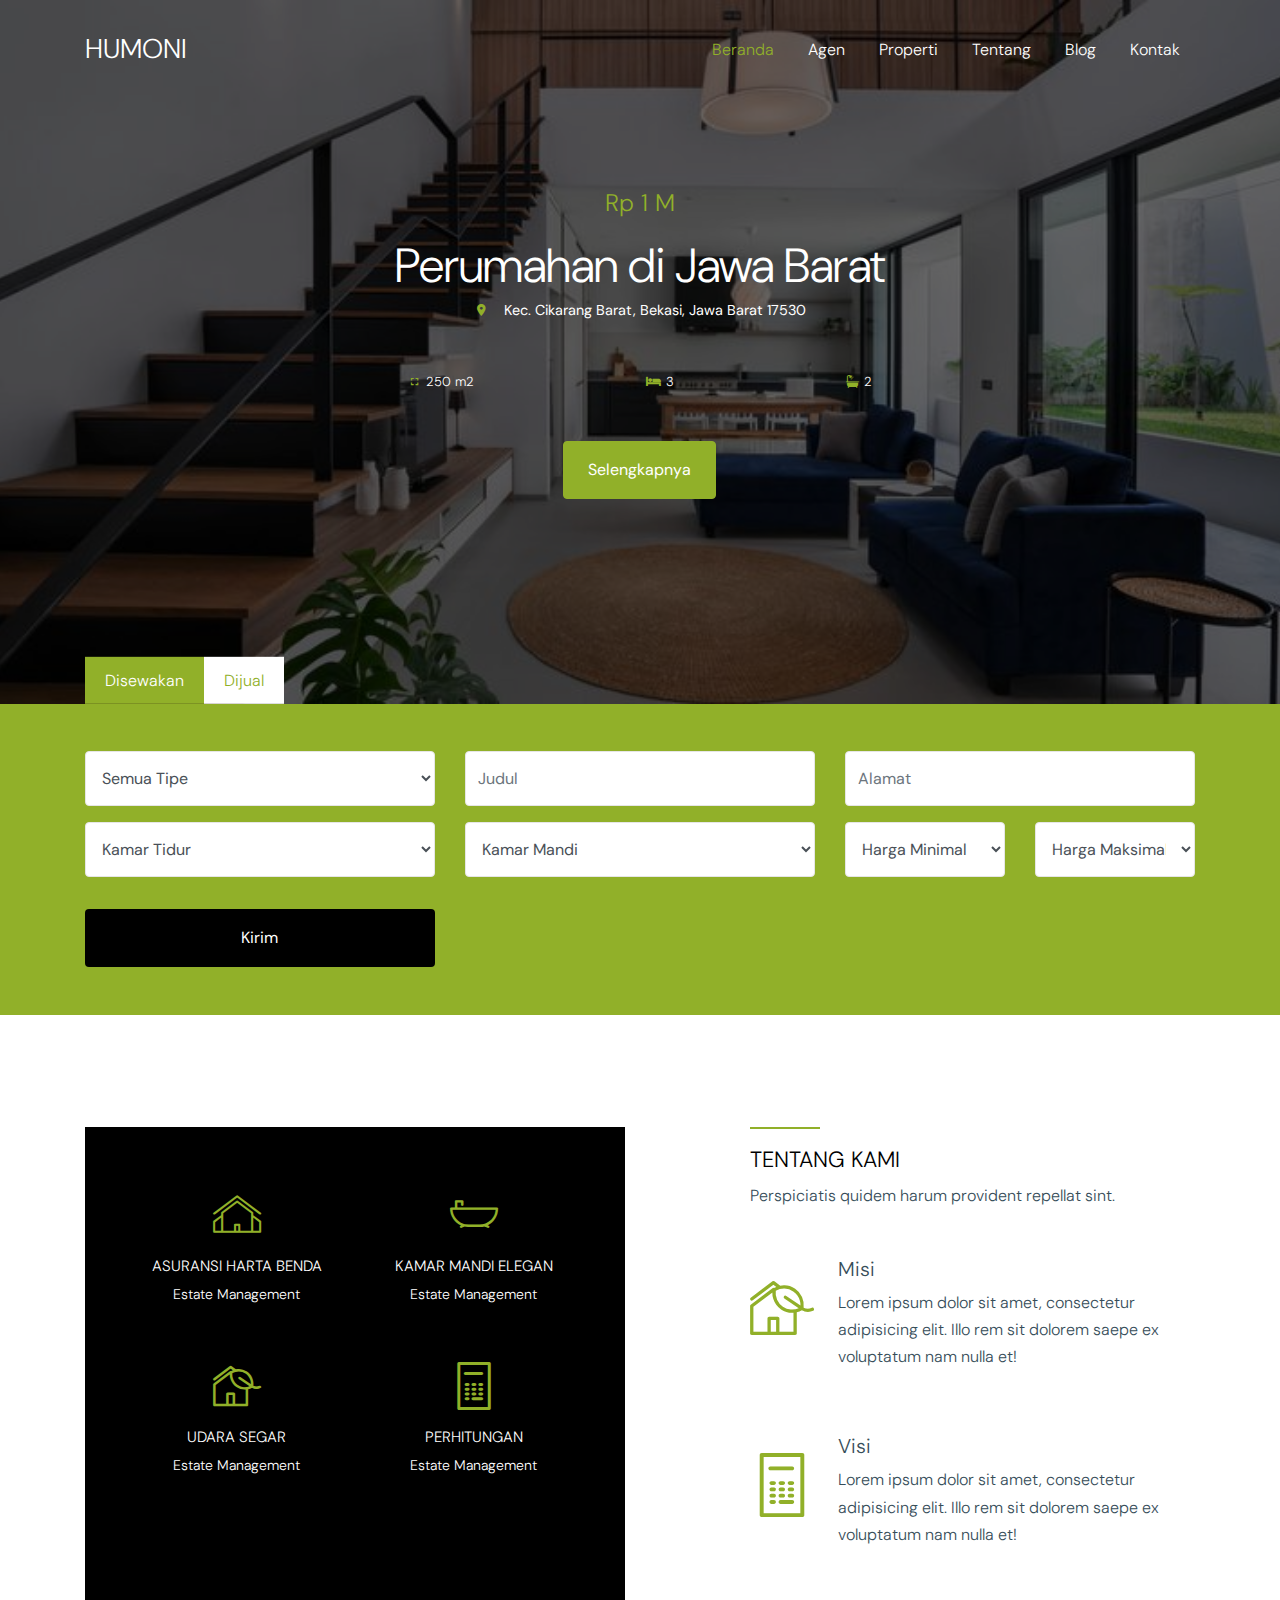
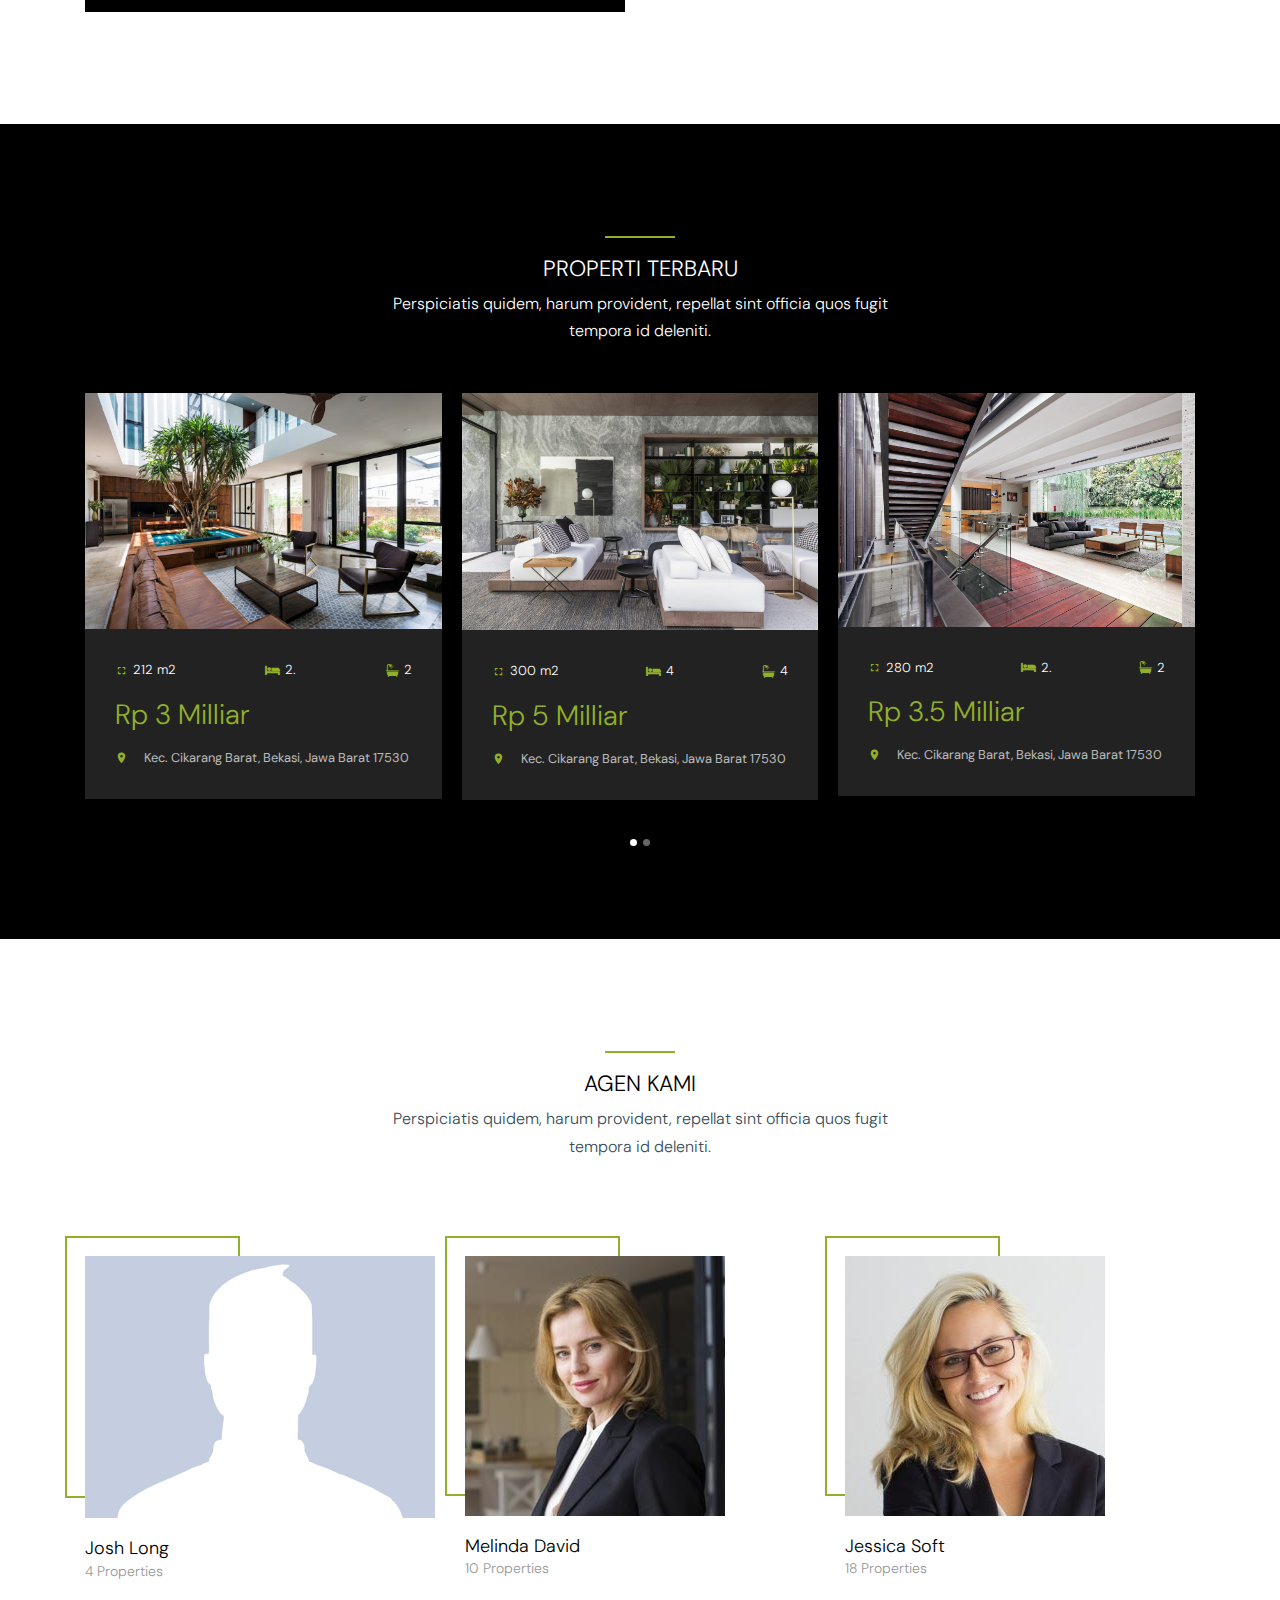
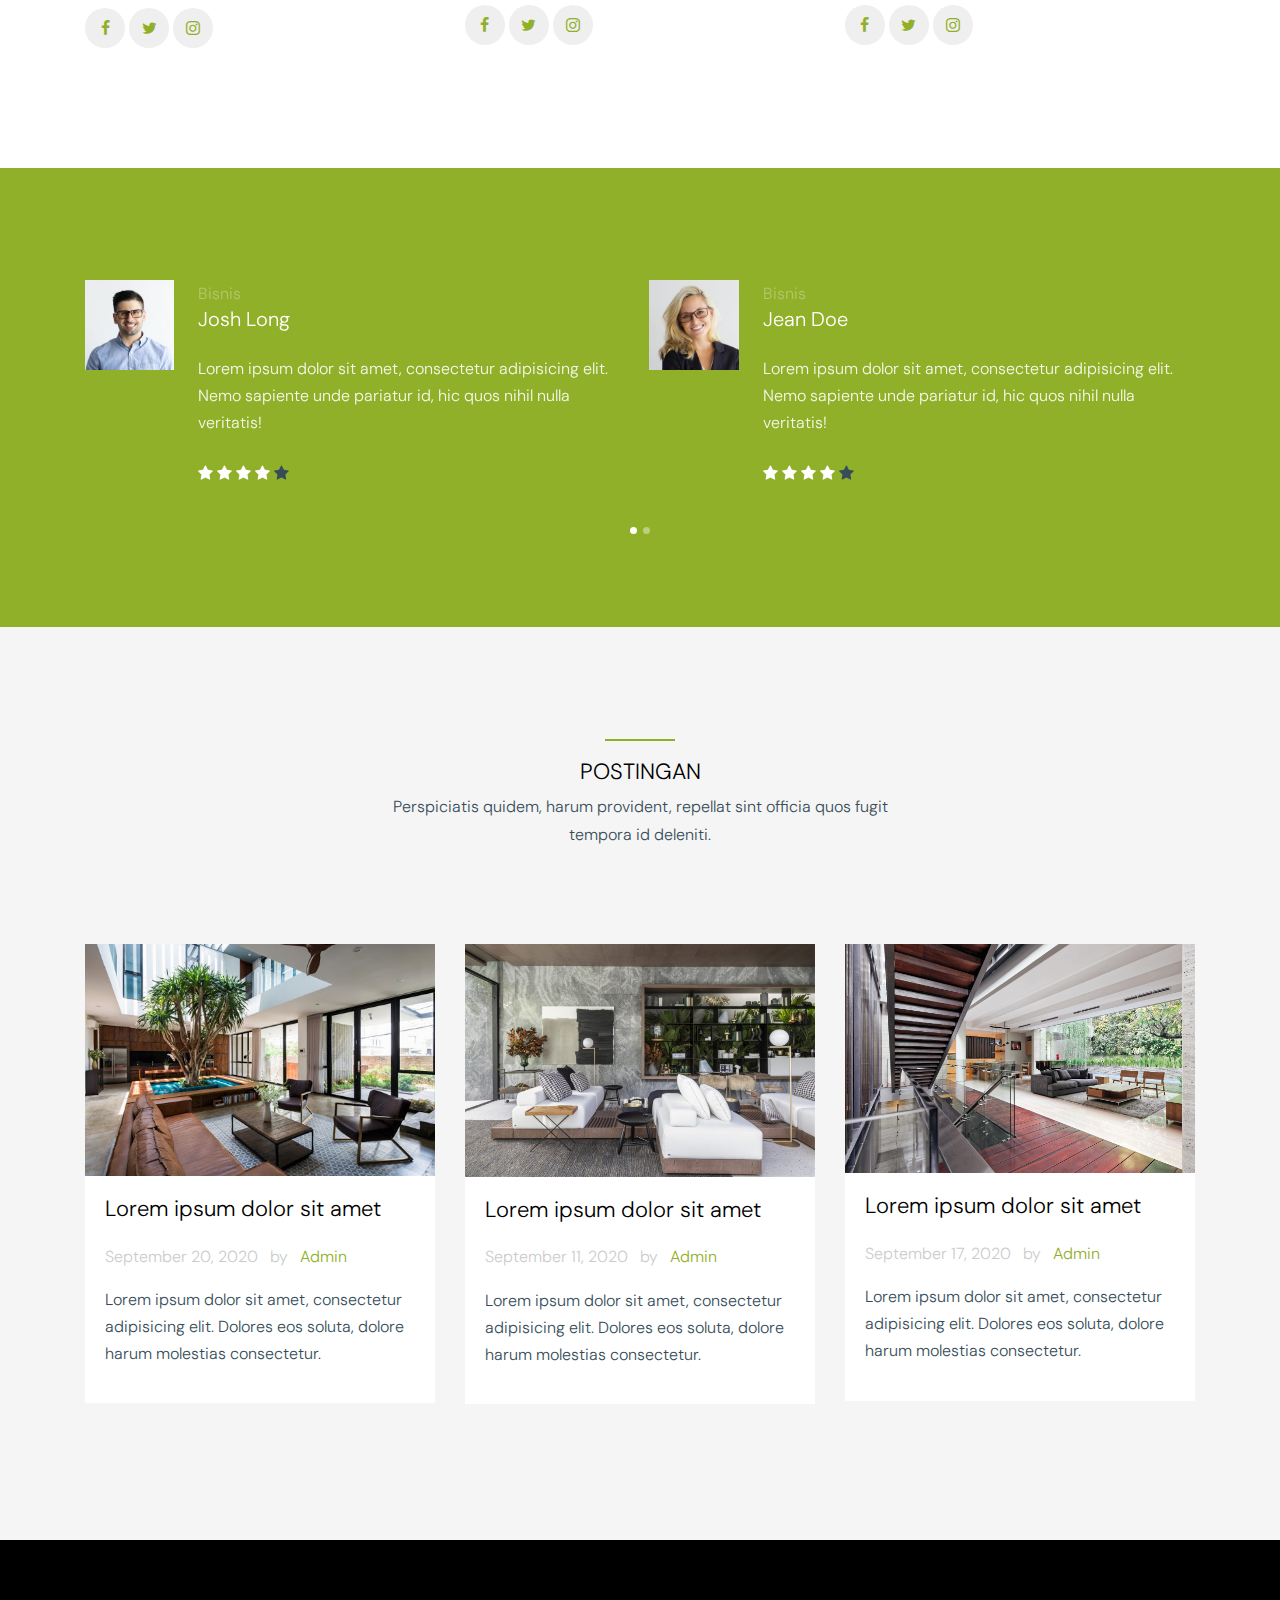
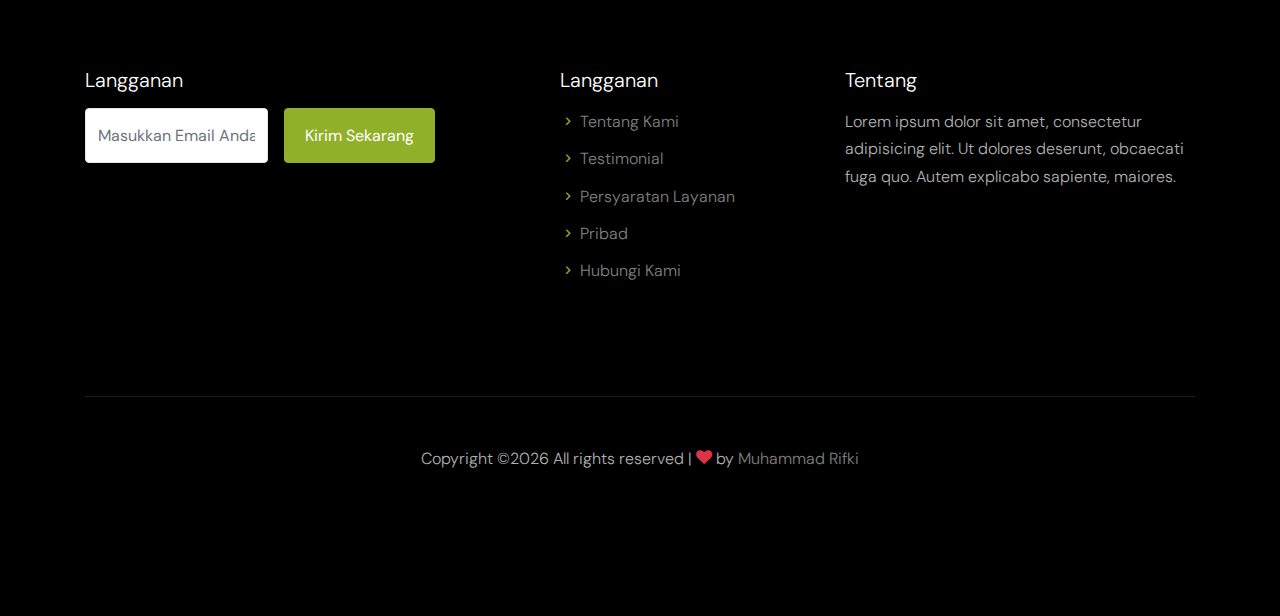
<file: index.html>
<!doctype html>
<html lang="en">

  <head>
    <title>Humoni &mdash; Idamannya Hunian </title>
    <meta charset="utf-8">
    <meta name="viewport" content="width=device-width, initial-scale=1, shrink-to-fit=no">

    <link href="https://fonts.googleapis.com/css?family=DM+Sans:300,400,700&display=swap" rel="stylesheet">

    <link rel="stylesheet" href="fonts/icomoon/style.css">

    <link rel="stylesheet" href="css/bootstrap.min.css">
    <link rel="stylesheet" href="css/bootstrap-datepicker.css">
    <link rel="stylesheet" href="css/jquery.fancybox.min.css">
    <link rel="stylesheet" href="css/owl.carousel.min.css">
    <link rel="stylesheet" href="css/owl.theme.default.min.css">
    <link rel="stylesheet" href="fonts/flaticon/font/flaticon.css">
    <link rel="stylesheet" href="css/aos.css">

    <!-- MAIN CSS -->
    <link rel="stylesheet" href="css/style.css">

  </head>

  <body data-spy="scroll" data-target=".site-navbar-target" data-offset="300">

    
    <div class="site-wrap" id="home-section">

      <div class="site-mobile-menu site-navbar-target">
        <div class="site-mobile-menu-header">
          <div class="site-mobile-menu-close mt-3">
            <span class="icon-close2 js-menu-toggle"></span>
          </div>
        </div>
        <div class="site-mobile-menu-body"></div>
      </div>



      <header class="site-navbar site-navbar-target" role="banner">

        <div class="container">
          <div class="row align-items-center position-relative">

            <div class="col-3 ">
              <div class="site-logo">
                <a href="index.html">Humoni</a>
              </div>
            </div>

            <div class="col-9  text-right">
              

              <span class="d-inline-block d-lg-none"><a href="#" class="text-white site-menu-toggle js-menu-toggle py-5 text-white"><span class="icon-menu h3 text-white"></span></a></span>

              

              <nav class="site-navigation text-right ml-auto d-none d-lg-block" role="navigation">
                <ul class="site-menu main-menu js-clone-nav ml-auto ">
                  <li class="active"><a href="index.html" class="nav-link">Beranda</a></li>
                  <li><a href="agents.html" class="nav-link">Agen</a></li>
                  <li><a href="property.html" class="nav-link">Properti</a></li>
                  <li><a href="about.html" class="nav-link">Tentang</a></li>
                  <li><a href="blog.html" class="nav-link">Blog</a></li>
                  <li><a href="contact.html" class="nav-link">Kontak</a></li>
                </ul>
              </nav>
            </div>

            
          </div>
        </div>

      </header>

    <div class="ftco-blocks-cover-1">
      <div class="site-section-cover overlay" data-stellar-background-ratio="0.5" style="background-image: url('images/hero_1.jpg')">
        <div class="container">
          <div class="row align-items-center justify-content-center text-center">
            <div class="col-md-7">
              <span class="h4 text-primary mb-4 d-block">Rp 1 M</span>
              <h1 class="mb-2">Perumahan di Jawa Barat</h1>
              <p class="text-center mb-5"><span class="small address d-flex align-items-center justify-content-center"> <span class="icon-room mr-3 text-primary"></span> <span>Kec. Cikarang Barat, Bekasi, Jawa Barat 17530</span></span></p>
            
                <div class="d-flex media-38289 justify-content-around mb-5">
                  <div class="sq d-flex align-items-center"><span class="wrap-icon icon-fullscreen
"></span> <span>250 m2</span></div>
                  <div class="bed d-flex align-items-center"><span class="wrap-icon icon-bed"></span> <span>3</span></div>
                  <div class="bath d-flex align-items-center"><span class="wrap-icon icon-bath"></span> <span>2</span></div>
                </div>
              <p><a href="#" class="btn btn-primary text-white px-4 py-3">Selengkapnya</a></p>
            </div>
          </div>
        </div>
      </div>
    </div>
    
    

    <form action="">
      <div class="realestate-filter">
        <div class="container">
          <div class="realestate-filter-wrap nav">
            <a href="#for-rent" class="active" data-toggle="tab" id="rent-tab" aria-controls="rent" aria-selected="true">Disewakan</a>
            <a href="#for-sale" class="" data-toggle="tab" id="sale-tab" aria-controls="sale" aria-selected="false">Dijual</a>
          </div>
        </div>
      </div>
      
      <div class="realestate-tabpane pb-5">
        <div class="container tab-content">
           <div class="tab-pane active" id="for-rent" role="tabpanel" aria-labelledby="rent-tab">

             <div class="row">
               <div class="col-md-4 form-group">
                 <select name="" id="" class="form-control w-100">
                   <option value="">Semua Tipe</option>
                   <option value="">TownHouses</option>
                   <option value="">Duplexes</option>
                   <option value="">Quadplexes</option>
                   <option value="">Condominiums</option>
                 </select>
               </div>
               <div class="col-md-4 form-group">
                 <input type="text" class="form-control" placeholder="Judul">
               </div>
               <div class="col-md-4 form-group">
                 <input type="text" class="form-control" placeholder="Alamat">
               </div>
             </div>

             <div class="row">
               <div class="col-md-4 form-group">
                 <select name="" id="" class="form-control w-100">
                   <option value="">Kamar Tidur</option>
                   <option value="">0</option>
                   <option value="">1</option>
                   <option value="">2</option>
                   <option value="">3+</option>
                 </select>
               </div>
               <div class="col-md-4 form-group">
                 <select name="" id="" class="form-control w-100">
                   <option value="">Kamar Mandi</option>
                   <option value="">0</option>
                   <option value="">1</option>
                   <option value="">2</option>
                   <option value="">3+</option>
                 </select>
               </div>
               <div class="col-md-4 form-group">
                 <div class="row">
                   <div class="col-md-6 form-group">
                     <select name="" id="" class="form-control w-100">
                       <option value="">Harga Minimal</option>
                       <option value="">Rp 1.5 Milliar</option>
                       <option value="">Rp 2 Milliar</option>
                       <option value="">Rp 3.5 Milliar</option>
                       <option value="">Rp.5 Milliar</option>
                     </select>
                   </div>
                   <div class="col-md-6">
                     <select name="" id="" class="form-control w-100">
                       <option value="">Harga Maksimal</option>
                       <option value="">Rp 400 Milliar</option>
                       <option value="">Rp 600 Milliar</option>
                       <option value="">Rp 750 Milliar</option>
                       <option value="">Rp 900 Milliar</option>
                       <option value="">Rp 950 Milliar</option>
                     </select>
                   </div>
                 </div>
               </div>
             </div>
             <div class="row">
               <div class="col-md-4">
                 <input type="submit" class="btn btn-black py-3 btn-block" value="Kirim">
               </div>
             </div>

           </div>
           <div class="tab-pane" id="for-sale" role="tabpanel" aria-labelledby="sale-tab">
             <div class="row">
               <div class="col-md-4 form-group">
                 <select name="" id="" class="form-control w-100">
                   <option value="">Semua Tipe</option>
                   <option value="">Townhouses</option>
                   <option value="">Duplexes</option>
                   <option value="">Quadplexes</option>
                   <option value="">Condominiums</option>
                 </select>
               </div>
               <div class="col-md-4 form-group">
                 <input type="text" class="form-control" placeholder="Judul">
               </div>
               <div class="col-md-4 form-group">
                 <input type="text" class="form-control" placeholder="Alamat">
               </div>
             </div>

             <div class="row">
               <div class="col-md-4 form-group">
                 <select name="" id="" class="form-control w-100">
                   <option value="">Kamar Tidur</option>
                   <option value="">0</option>
                   <option value="">1</option>
                   <option value="">2</option>
                   <option value="">3+</option>
                 </select>
               </div>
               <div class="col-md-4 form-group">
                 <select name="" id="" class="form-control w-100">
                   <option value="">Kamar Mandi</option>
                   <option value="">0</option>
                   <option value="">1</option>
                   <option value="">2</option>
                   <option value="">3+</option>
                 </select>
               </div>
               <div class="col-md-4 form-group">
                 <div class="row">
                   <div class="col-md-6 form-group">
                     <select name="" id="" class="form-control w-100">
                        <option value="">Harga Minimal</option>
                        <option value="">Rp 1.5 Milliar</option>
                        <option value="">Rp 2 Milliar</option>
                        <option value="">Rp 3.5 Milliar</option>
                        <option value="">Rp.5 Milliar</option>
                     </select>
                   </div>
                   <div class="col-md-6">
                     <select name="" id="" class="form-control w-100">
                        <option value="">Harga Maksimal</option>
                        <option value="">Rp 400 Milliar</option>
                        <option value="">Rp 600 Milliar</option>
                        <option value="">Rp 750 Milliar</option>
                        <option value="">Rp 900 Milliar</option>
                        <option value="">Rp 950 Milliar</option>
                     </select>
                   </div>
                 </div>
               </div>
             </div>
             <div class="row">
               <div class="col-md-4">
                 <input type="submit" class="btn btn-black py-3 btn-block" value="Kirim">
               </div>
             </div>

           </div>
        </div>
      </div>
    </form>

    <div class="site-section">
      <div class="container">
        <div class="row align-items-stretch">
          <div class="col-lg-6">
            <div class="h-100 p-5 bg-black">
              <div class="row">
                <div class="col-md-6 text-center mb-4">
                  <div class="service-38201">
                    <span class="flaticon-house-2"></span>
                    <h3>Asuransi Harta Benda</h3>
                    <p>Estate Management</p>
                  </div>
                </div>
                <div class="col-md-6 text-center mb-4">
                  <div class="service-38201">
                    <span class="flaticon-bathtub"></span>
                    <h3>Kamar Mandi Elegan</h3>
                    <p>Estate Management</p>
                  </div>
                </div>
                <div class="col-md-6 text-center mb-4">
                  <div class="service-38201">
                    <span class="flaticon-house-1"></span>
                    <h3>Udara Segar</h3>
                    <p>Estate Management</p>
                  </div>
                </div>
                <div class="col-md-6 text-center mb-4">
                  <div class="service-38201">
                    <span class="flaticon-calculator"></span>
                    <h3>Perhitungan</h3>
                    <p>Estate Management</p>
                  </div>
                </div>
              </div>
            </div>
          </div>
          <div class="col-lg-5 ml-auto">
            <h3 class="heading-29201">Tentang Kami</h3>
            
            <p class="mb-5">Perspiciatis quidem harum provident repellat sint.</p>

            <div class="service-39290 d-flex align-items-start mb-5">
              <div class="media-icon mr-4">
                <span class="flaticon-house-1"></span>
              </div>
              <div class="text">
                <h3>Misi</h3>
                <p>Lorem ipsum dolor sit amet, consectetur adipisicing elit. Illo rem sit dolorem saepe ex voluptatum nam nulla et!</p>
              </div>
            </div>

            <div class="service-39290 d-flex align-items-start mb-5">
              <div class="media-icon  mr-4">
                <span class="flaticon-calculator"></span>
              </div>
              <div class="text">
                <h3>Visi</h3>
                <p>Lorem ipsum dolor sit amet, consectetur adipisicing elit. Illo rem sit dolorem saepe ex voluptatum nam nulla et!</p>
              </div>
            </div>
          </div>
        </div>
      </div>
    </div>

    <div class="site-section bg-black block-14">
      <div class="container">
        <div class="row justify-content-center">
          <div class="col-md-6 text-center">
            <h3 class="heading-29201 text-center text-white">Properti Terbaru</h3>
            
            <p class="mb-5 text-white">Perspiciatis quidem, harum provident, repellat sint officia quos fugit tempora id deleniti.</p>
          </div>
        </div>
        

        <div class="owl-carousel nonloop-block-14">
          <div class="media-38289">
            <a href="property-single.html" class="d-block"><img src="images/img_1.jpg" alt="Image" class="img-fluid"></a>
            <div class="text">
              <div class="d-flex justify-content-between mb-3">
                <div class="sq d-flex align-items-center"><span class="wrap-icon icon-fullscreen
"></span> <span>212 m2</span></div>
                <div class="bed d-flex align-items-center"><span class="wrap-icon icon-bed"></span> <span>2.</span></div>
                  <div class="bath d-flex align-items-center"><span class="wrap-icon icon-bath"></span> <span>2</span></div>
              </div>
              <h3 class="mb-3"><a href="#">Rp 3 Milliar</a></h3>
              <span class="d-block small address d-flex align-items-center"> <span class="icon-room mr-3 text-primary"></span> <span>Kec. Cikarang Barat, Bekasi, Jawa Barat 17530</span></span>
            </div>
          </div>

          <div class="media-38289">
            <a href="property-single.html" class="d-block"><img src="images/img_2.jpg" alt="Image" class="img-fluid"></a>
            <div class="text">
              <div class="d-flex justify-content-between mb-3">
                <div class="sq d-flex align-items-center"><span class="wrap-icon icon-fullscreen
"></span> <span>300 m2</span></div>
                <div class="bed d-flex align-items-center"><span class="wrap-icon icon-bed"></span> <span>4</span></div>
                  <div class="bath d-flex align-items-center"><span class="wrap-icon icon-bath"></span> <span>4</span></div>
              </div>
              <h3 class="mb-3"><a href="#">Rp 5 Milliar</a></h3>
              <span class="d-block small address d-flex align-items-center"> <span class="icon-room mr-3 text-primary"></span> <span>Kec. Cikarang Barat, Bekasi, Jawa Barat 17530</span></span>
            </div>
          </div>

          <div class="media-38289">
              <a href="property-single.html" class="d-block"><img src="images/img_3.jpg" alt="Image" class="img-fluid"></a>
              <div class="text">
                <div class="d-flex justify-content-between mb-3">
                  <div class="sq d-flex align-items-center"><span class="wrap-icon icon-fullscreen
"></span> <span>280 m2</span></div>
                  <div class="bed d-flex align-items-center"><span class="wrap-icon icon-bed"></span> <span>2.</span></div>
                  <div class="bath d-flex align-items-center"><span class="wrap-icon icon-bath"></span> <span>2</span></div>
                </div>
                <h3 class="mb-3"><a href="#">Rp 3.5 Milliar</a></h3>
                <span class="d-block small address d-flex align-items-center"> <span class="icon-room mr-3 text-primary"></span> <span>Kec. Cikarang Barat, Bekasi, Jawa Barat 17530</span></span>
              </div>
            </div>


          <div class="media-38289">
            <a href="property-single.html" class="d-block"><img src="images/img_1.jpg" alt="Image" class="img-fluid"></a>
            <div class="text">
              <div class="d-flex justify-content-between mb-3">
                <div class="sq d-flex align-items-center"><span class="wrap-icon icon-fullscreen
"></span> <span>212 m2</span></div>
                <div class="bed d-flex align-items-center"><span class="wrap-icon icon-bed"></span> <span>2.</span></div>
                  <div class="bath d-flex align-items-center"><span class="wrap-icon icon-bath"></span> <span>2</span></div>
              </div>
              <h3 class="mb-3"><a href="#">Rp 3 Milliar</a></h3>
              <span class="d-block small address d-flex align-items-center"> <span class="icon-room mr-3 text-primary"></span> <span>Kec. Cikarang Barat, Bekasi, Jawa Barat 17530</span></span>
            </div>
          </div>

          <div class="media-38289">
            <a href="property-single.html" class="d-block"><img src="images/img_2.jpg" alt="Image" class="img-fluid"></a>
            <div class="text">
              <div class="d-flex justify-content-between mb-3">
                <div class="sq d-flex align-items-center"><span class="wrap-icon icon-fullscreen
"></span> <span>300 m2</span></div>
                <div class="bed d-flex align-items-center"><span class="wrap-icon icon-bed"></span> <span>4</span></div>
                  <div class="bath d-flex align-items-center"><span class="wrap-icon icon-bath"></span> <span>4</span></div>
              </div>
              <h3 class="mb-3"><a href="#">Rp 5 Milliar</a></h3>
              <span class="d-block small address d-flex align-items-center"> <span class="icon-room mr-3 text-primary"></span> <span>Kec. Cikarang Barat, Bekasi, Jawa Barat 17530</span></span>
            </div>
          </div>

          <div class="media-38289">
              <a href="property-single.html" class="d-block"><img src="images/img_3.jpg" alt="Image" class="img-fluid"></a>
              <div class="text">
                <div class="d-flex justify-content-between mb-3">
                  <div class="sq d-flex align-items-center"><span class="wrap-icon icon-fullscreen
"></span> <span>280 m2</span></div>
                  <div class="bed d-flex align-items-center"><span class="wrap-icon icon-bed"></span> <span>2.</span></div>
                  <div class="bath d-flex align-items-center"><span class="wrap-icon icon-bath"></span> <span>2</span></div>
                </div>
                <h3 class="mb-3"><a href="#">Rp 3.5 Milliar</a></h3>
                <span class="d-block small address d-flex align-items-center"> <span class="icon-room mr-3 text-primary"></span> <span>Kec. Cikarang Barat, Bekasi, Jawa Barat 17530</span></span>
              </div>
            </div>

        </div>

        
      </div>
    </div>

    <div class="site-section">
      <div class="container">
        <div class="row justify-content-center mb-5">
          <div class="col-md-6 text-center">
            <h3 class="heading-29201 text-center">Agen Kami</h3>
            
            <p class="mb-5">Perspiciatis quidem, harum provident, repellat sint officia quos fugit tempora id deleniti.</p>
          </div>
        </div>
        <div class="row">
          <div class="col-md-4 mb-5 mb-md-0">
            <div class="person-29381">
              <div class="media-39912">
                <img src="images/person_1.jpeg" alt="Image" class="img-fluid">
              </div>
              <h3><a href="#">Josh Long</a></h3>
              <span class="meta d-block mb-4">4 Properties</span>
              <div class="social-32913">
                <a href="#"><span class="icon-facebook"></span></a>
                <a href="#"><span class="icon-twitter"></span></a>
                <a href="#"><span class="icon-instagram"></span></a>
              </div>
            </div>
          </div>
          <div class="col-md-4 mb-5 mb-md-0">
            <div class="person-29381">
              <div class="media-39912">
                <img src="images/person_3.jpg" alt="Image" class="img-fluid">
              </div>
              <h3><a href="#">Melinda David</a></h3>
              <span class="meta d-block mb-4">10 Properties</span>
              <div class="social-32913">
                <a href="#"><span class="icon-facebook"></span></a>
                <a href="#"><span class="icon-twitter"></span></a>
                <a href="#"><span class="icon-instagram"></span></a>
              </div>
            </div>
          </div>
          <div class="col-md-4 mb-5 mb-md-0">
            <div class="person-29381">
              <div class="media-39912">
                <img src="images/person_2.jpg" alt="Image" class="img-fluid">
              </div>
              <h3><a href="#">Jessica Soft</a></h3>
              <span class="meta d-block mb-4">18 Properties</span>
              <div class="social-32913">
                <a href="#"><span class="icon-facebook"></span></a>
                <a href="#"><span class="icon-twitter"></span></a>
                <a href="#"><span class="icon-instagram"></span></a>
              </div>
            </div>
          </div>
        </div>
      </div>
    </div>


    <div class="site-section bg-primary">
      <div class="container block-13">
        <div class="nonloop-block-13 owl-carousel">
          <div class="testimonial-38920 d-flex align-items-start">
            <div class="pic mr-4"><img src="images/person_1.jpg" alt=""></div>
            <div>
              <span class="meta">Bisnis</span>
              <h3 class="mb-4">Josh Long</h3>
              <p>Lorem ipsum dolor sit amet, consectetur adipisicing elit. Nemo sapiente unde pariatur id, hic quos nihil nulla veritatis!</p>
              <div class="mt-4">
                <span class="icon-star text-white"></span>
                <span class="icon-star text-white"></span>
                <span class="icon-star text-white"></span>
                <span class="icon-star text-white"></span>
                <span class="icon-star text-yellow"></span>
              </div>
            </div>
          </div>

          <div class="testimonial-38920 d-flex align-items-start">
            <div class="pic mr-4"><img src="images/person_2.jpg" alt=""></div>
            <div>
              <span class="meta">Bisnis</span>
              <h3 class="mb-4">Jean Doe</h3>
              <p>Lorem ipsum dolor sit amet, consectetur adipisicing elit. Nemo sapiente unde pariatur id, hic quos nihil nulla veritatis!</p>
              <div class="mt-4">
                <span class="icon-star text-white"></span>
                <span class="icon-star text-white"></span>
                <span class="icon-star text-white"></span>
                <span class="icon-star text-white"></span>
                <span class="icon-star text-yellow"></span>
              </div>
            </div>
          </div>

          <div class="testimonial-38920 d-flex align-items-start">
            <div class="pic mr-4"><img src="images/person_3.jpg" alt=""></div>
            <div>
              <span class="meta">Bisnis</span>
              <h3 class="mb-4">Jean Doe</h3>
              <p>Lorem ipsum dolor sit amet, consectetur adipisicing elit. Nemo sapiente unde pariatur id, hic quos nihil nulla veritatis!</p>
              <div class="mt-4">
                <span class="icon-star text-white"></span>
                <span class="icon-star text-white"></span>
                <span class="icon-star text-white"></span>
                <span class="icon-star text-white"></span>
                <span class="icon-star text-yellow"></span>
              </div>
            </div>
          </div>
        </div>
      </div>
    </div>


    <div class="site-section bg-light">
      <div class="container">

        <div class="row justify-content-center mb-5">
          <div class="col-md-6 text-center">
            <h3 class="heading-29201 text-center">Postingan</h3>
            
            <p class="mb-5">Perspiciatis quidem, harum provident, repellat sint officia quos fugit tempora id deleniti.</p>
          </div>
        </div>

        <div class="row">
          
          <div class="col-lg-4 col-md-6 mb-4">
            <div class="post-entry-1 h-100">
              <a href="single.html">
                <img src="images/img_1.jpg" alt="Image"
                 class="img-fluid">
              </a>
              <div class="post-entry-1-contents">
                
                <h2><a href="single.html">Lorem ipsum dolor sit amet</a></h2>
                <span class="meta d-inline-block mb-3">September 20, 2020 <span class="mx-2">by</span> <a href="#">Admin</a></span>
                <p>Lorem ipsum dolor sit amet, consectetur adipisicing elit. Dolores eos soluta, dolore harum molestias consectetur.</p>
              </div>
            </div>
          </div>
          <div class="col-lg-4 col-md-6 mb-4">
            <div class="post-entry-1 h-100">
              <a href="single.html">
                <img src="images/img_2.jpg" alt="Image"
                 class="img-fluid">
              </a>
              <div class="post-entry-1-contents">
                
                <h2><a href="single.html">Lorem ipsum dolor sit amet</a></h2>
                <span class="meta d-inline-block mb-3">September 11, 2020 <span class="mx-2">by</span> <a href="#">Admin</a></span>
                <p>Lorem ipsum dolor sit amet, consectetur adipisicing elit. Dolores eos soluta, dolore harum molestias consectetur.</p>
              </div>
            </div>
          </div>

          <div class="col-lg-4 col-md-6 mb-4">
            <div class="post-entry-1 h-100">
              <a href="single.html">
                <img src="images/img_3.jpg" alt="Image"
                 class="img-fluid">
              </a>
              <div class="post-entry-1-contents">
                
                <h2><a href="single.html">Lorem ipsum dolor sit amet</a></h2>
                <span class="meta d-inline-block mb-3">September 17, 2020 <span class="mx-2">by</span> <a href="#">Admin</a></span>
                <p>Lorem ipsum dolor sit amet, consectetur adipisicing elit. Dolores eos soluta, dolore harum molestias consectetur.</p>
              </div>
            </div>
          </div>

        </div>
      </div>
    </div>

    

    <footer class="site-footer">
      <div class="container">
        <div class="row">
          <div class="col-md-4">
            <h3 class="text-white h5 mb-3">Langganan</h3>
            <form action="" class="d-flex">
              <input type="text" class="form-control mr-3" placeholder="Masukkan Email Anda">
              <input type="submit" class="btn btn-primary text-white" value="Kirim Sekarang">
            </form>
          </div>
          <div class="col-md-3 ml-auto">
            <h3 class="text-white h5 mb-3">Langganan</h3>
            <ul class="list-unstyled menu-arrow">
              <li><a href="#">Tentang Kami</a></li>
              <li><a href="#">Testimonial</a></li>
              <li><a href="#">Persyaratan Layanan</a></li>
              <li><a href="#">Pribad</a></li>
              <li><a href="#">Hubungi Kami</a></li>
            </ul>
          </div>
          <div class="col-md-4">
            <h3 class="text-white h5 mb-3">Tentang</h3>
            <p>Lorem ipsum dolor sit amet, consectetur adipisicing elit. Ut dolores deserunt, obcaecati fuga quo. Autem explicabo sapiente, maiores.</p>
          </div>
        </div>
        <div class="row pt-5 mt-5 text-center">
          <div class="col-md-12">
            <div class="border-top pt-5">
              <p>
            <!-- Link back to Colorlib can't be removed. Template is licensed under CC BY 3.0. -->
            Copyright &copy;<script>document.write(new Date().getFullYear());</script> All rights reserved | <i class="icon-heart text-danger" aria-hidden="true"></i> by <a href="#" target="_blank" >Muhammad Rifki</a>
            <!-- Link back to Colorlib can't be removed. Template is licensed under CC BY 3.0. -->
            </p>
            </div>
          </div>

        </div>
      </div>
    </footer>

    </div>

    <script src="js/jquery-3.3.1.min.js"></script>
    <script src="js/jquery-migrate-3.0.0.js"></script>
    <script src="js/popper.min.js"></script>
    <script src="js/bootstrap.min.js"></script>
    <script src="js/owl.carousel.min.js"></script>
    <script src="js/jquery.sticky.js"></script>
    <script src="js/jquery.waypoints.min.js"></script>
    <script src="js/jquery.animateNumber.min.js"></script>
    <script src="js/jquery.fancybox.min.js"></script>
    <script src="js/jquery.stellar.min.js"></script>
    <script src="js/jquery.easing.1.3.js"></script>
    <script src="js/bootstrap-datepicker.min.js"></script>
    <script src="js/aos.js"></script>

    <script src="js/main.js"></script>

  </body>

</html>
</file>
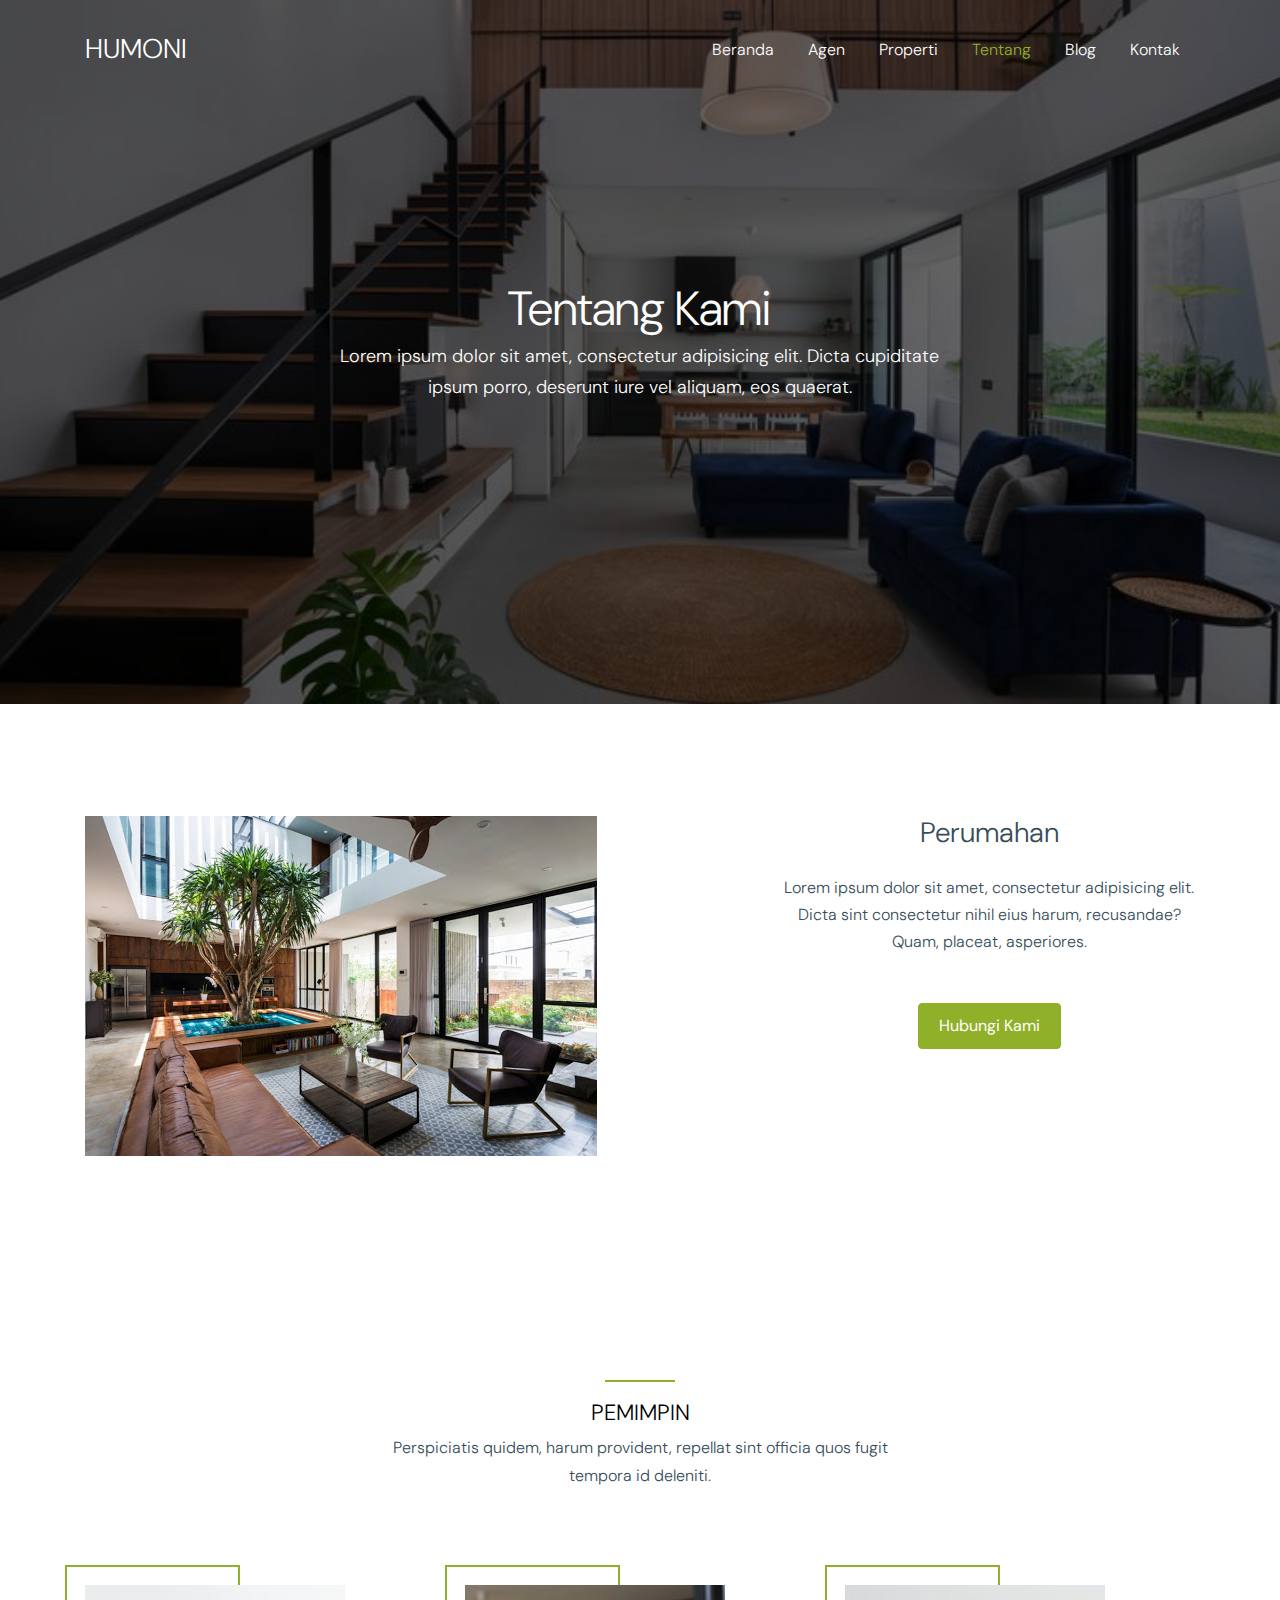
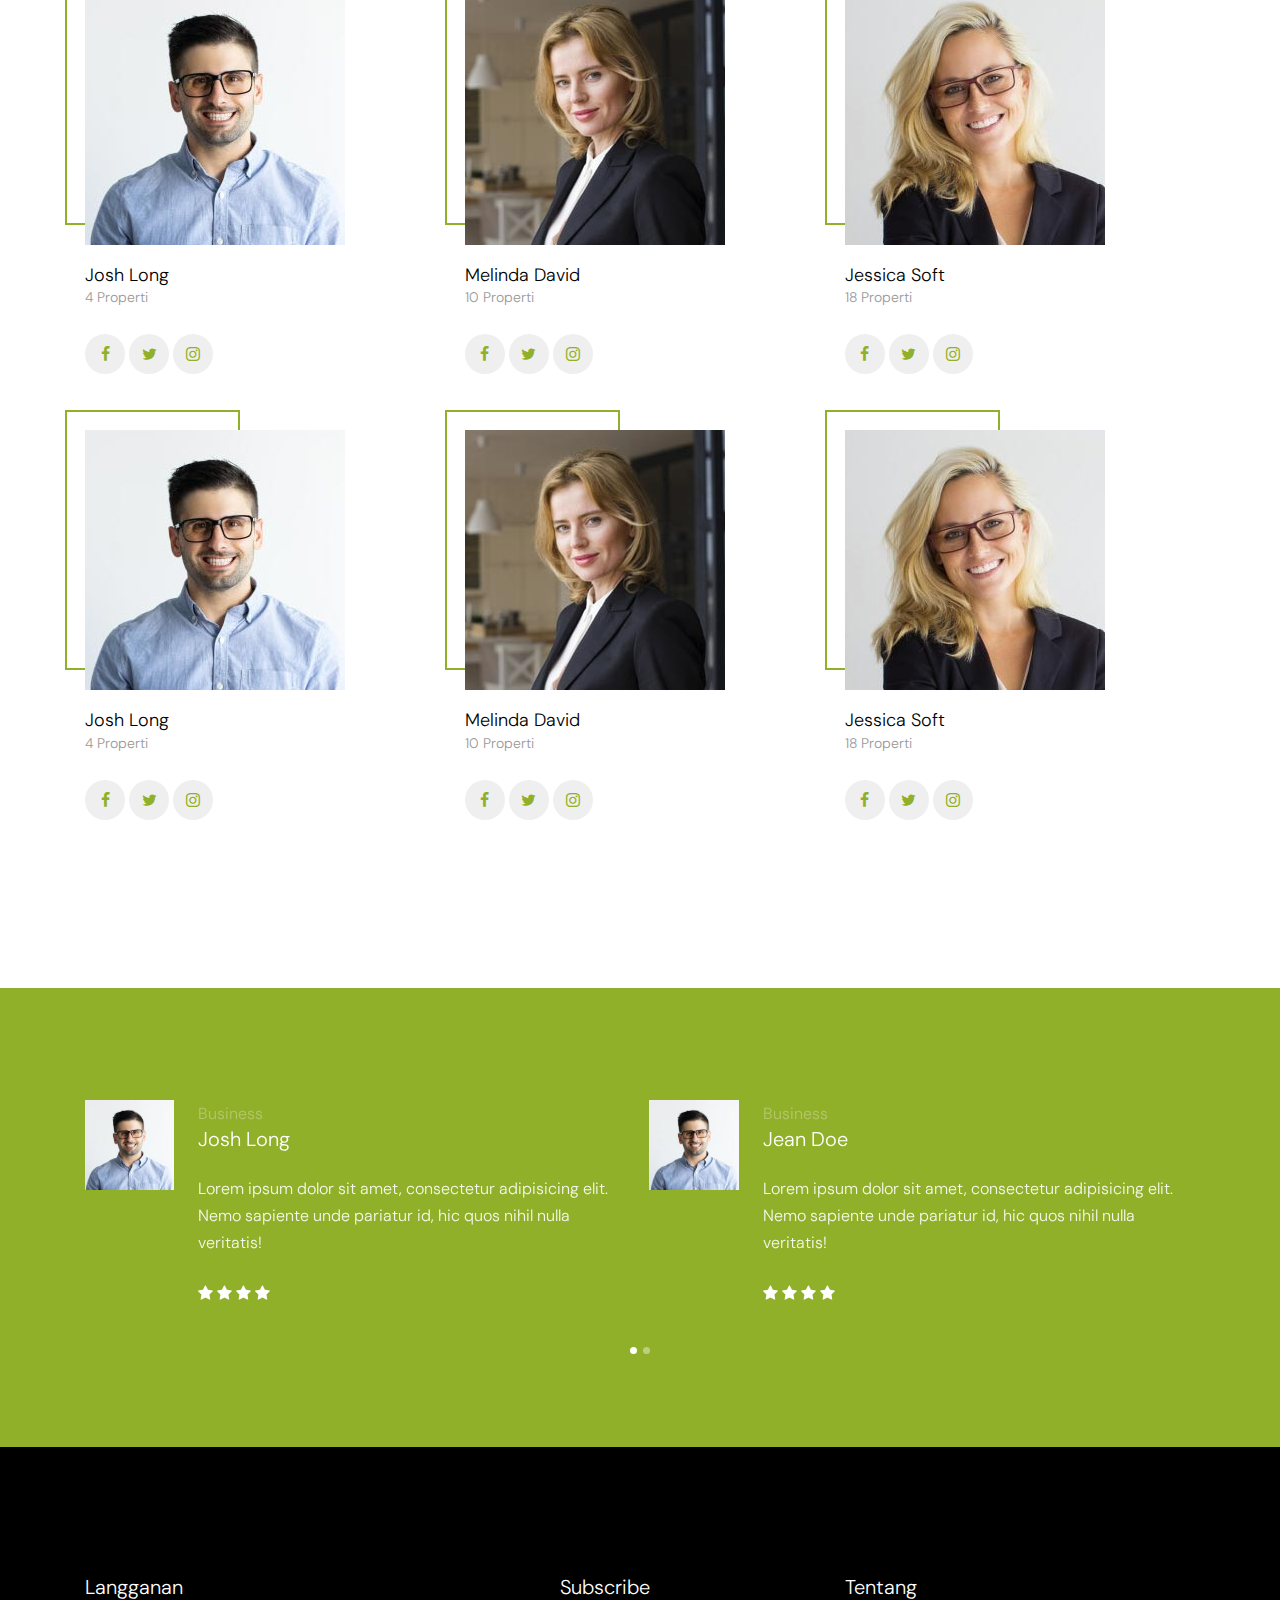
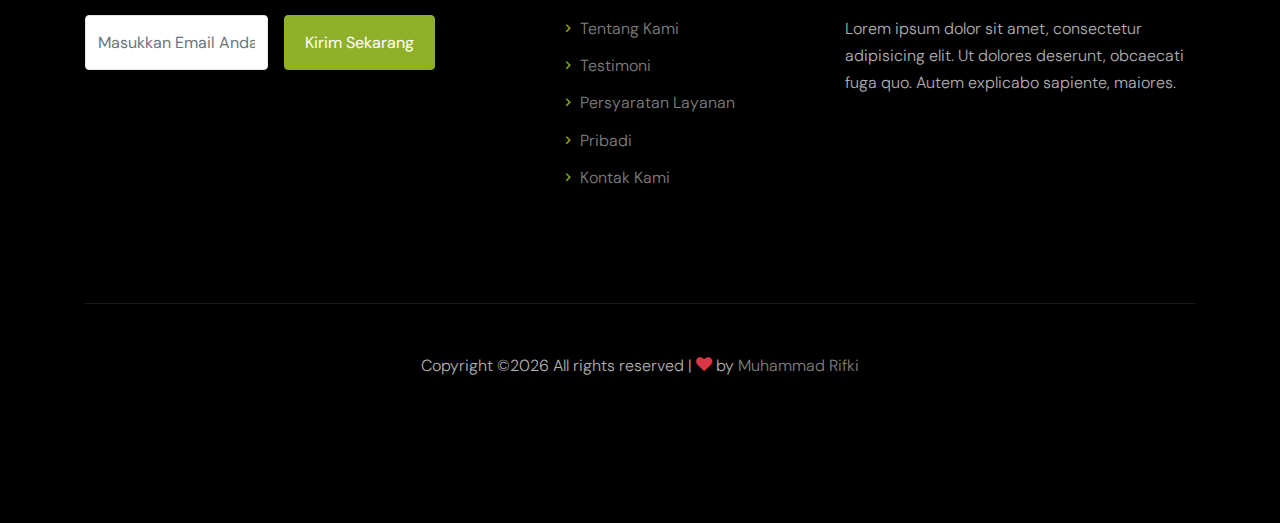
<file: about.html>
<!doctype html>
<html lang="en">

  <head>
    <title>Humoni &mdash; Idamannya Hunian</title>
    <meta charset="utf-8">
    <meta name="viewport" content="width=device-width, initial-scale=1, shrink-to-fit=no">

    <link href="https://fonts.googleapis.com/css?family=DM+Sans:300,400,700&display=swap" rel="stylesheet">

    <link rel="stylesheet" href="fonts/icomoon/style.css">

    <link rel="stylesheet" href="css/bootstrap.min.css">
    <link rel="stylesheet" href="css/bootstrap-datepicker.css">
    <link rel="stylesheet" href="css/jquery.fancybox.min.css">
    <link rel="stylesheet" href="css/owl.carousel.min.css">
    <link rel="stylesheet" href="css/owl.theme.default.min.css">
    <link rel="stylesheet" href="fonts/flaticon/font/flaticon.css">
    <link rel="stylesheet" href="css/aos.css">

    <!-- MAIN CSS -->
    <link rel="stylesheet" href="css/style.css">

  </head>

  <body data-spy="scroll" data-target=".site-navbar-target" data-offset="300">

    
    <div class="site-wrap" id="home-section">

      <div class="site-mobile-menu site-navbar-target">
        <div class="site-mobile-menu-header">
          <div class="site-mobile-menu-close mt-3">
            <span class="icon-close2 js-menu-toggle"></span>
          </div>
        </div>
        <div class="site-mobile-menu-body"></div>
      </div>



      <header class="site-navbar site-navbar-target" role="banner">

        <div class="container">
          <div class="row align-items-center position-relative">

            <div class="col-3 ">
              <div class="site-logo">
                <a href="index.html">Humoni</a>
              </div>
            </div>

            <div class="col-9  text-right">
              

              <span class="d-inline-block d-lg-none"><a href="#" class="text-white site-menu-toggle js-menu-toggle py-5 text-white"><span class="icon-menu h3 text-white"></span></a></span>

              

              <nav class="site-navigation text-right ml-auto d-none d-lg-block" role="navigation">
                <ul class="site-menu main-menu js-clone-nav ml-auto ">
                  <li><a href="index.html" class="nav-link">Beranda</a></li>
                  <li><a href="agents.html" class="nav-link">Agen</a></li>
                  <li><a href="property.html" class="nav-link">Properti</a></li>
                  <li class="active"><a href="about.html" class="nav-link">Tentang</a></li>
                  <li><a href="blog.html" class="nav-link">Blog</a></li>
                  <li><a href="contact.html" class="nav-link">Kontak</a></li>
                </ul>
              </nav>
            </div>

            
          </div>
        </div>

      </header>

    <div class="ftco-blocks-cover-1">
      <div class="site-section-cover overlay" data-stellar-background-ratio="0.5" style="background-image: url('images/hero_1.jpg')">
        <div class="container">
          <div class="row align-items-center justify-content-center text-center">
            <div class="col-md-7">
              <h1 class="mb-2">Tentang Kami</h1>
              <p class="text-white">Lorem ipsum dolor sit amet, consectetur adipisicing elit. Dicta cupiditate ipsum porro, deserunt iure vel aliquam, eos quaerat.</p>
            </div>
          </div>
        </div>
      </div>
    </div>
    
    

    <div class="site-section">
      <div class="container">
        <div class="row">
          <div class="col-lg-6 mb-5 mb-lg-0">
            <div class="img-years">
              <img src="images/img_1.jpg" alt="Image" class="img-fluid">
            </div>
          </div>
          <div class="col-lg-5 ml-auto pl-lg-5 text-center">
            <h3 class="text-center mb-4">Perumahan</h3>
            <p>Lorem ipsum dolor sit amet, consectetur adipisicing elit. Dicta sint consectetur nihil eius harum, recusandae? Quam, placeat, asperiores.</p>
            <p class="mt-5"><a href="#" class="btn btn-primary text-white">Hubungi Kami</a></p>
          </div>
        </div>
      </div>
    </div>

    <div class="site-section">
      <div class="container">
        <div class="row justify-content-center mb-5">
          <div class="col-md-6 text-center">
            <h3 class="heading-29201 text-center">Pemimpin</h3>
            
            <p class="mb-5">Perspiciatis quidem, harum provident, repellat sint officia quos fugit tempora id deleniti.</p>
          </div>
        </div>
        <div class="row">
          <div class="col-md-4 mb-5">
            <div class="person-29381">
              <div class="media-39912">
                <img src="images/person_1.jpg" alt="Image" class="img-fluid">
              </div>
              <h3><a href="#">Josh Long</a></h3>
              <span class="meta d-block mb-4">4 Properti</span>
              <div class="social-32913">
                <a href="#"><span class="icon-facebook"></span></a>
                <a href="#"><span class="icon-twitter"></span></a>
                <a href="#"><span class="icon-instagram"></span></a>
              </div>
            </div>
          </div>
          <div class="col-md-4 mb-5">
            <div class="person-29381">
              <div class="media-39912">
                <img src="images/person_3.jpg" alt="Image" class="img-fluid">
              </div>
              <h3><a href="#">Melinda David</a></h3>
              <span class="meta d-block mb-4">10 Properti</span>
              <div class="social-32913">
                <a href="#"><span class="icon-facebook"></span></a>
                <a href="#"><span class="icon-twitter"></span></a>
                <a href="#"><span class="icon-instagram"></span></a>
              </div>
            </div>
          </div>
          <div class="col-md-4 mb-5">
            <div class="person-29381">
              <div class="media-39912">
                <img src="images/person_2.jpg" alt="Image" class="img-fluid">
              </div>
              <h3><a href="#">Jessica Soft</a></h3>
              <span class="meta d-block mb-4">18 Properti</span>
              <div class="social-32913">
                <a href="#"><span class="icon-facebook"></span></a>
                <a href="#"><span class="icon-twitter"></span></a>
                <a href="#"><span class="icon-instagram"></span></a>
              </div>
            </div>
          </div>

          <div class="col-md-4 mb-5">
            <div class="person-29381">
              <div class="media-39912">
                <img src="images/person_1.jpg" alt="Image" class="img-fluid">
              </div>
              <h3><a href="#">Josh Long</a></h3>
              <span class="meta d-block mb-4">4 Properti</span>
              <div class="social-32913">
                <a href="#"><span class="icon-facebook"></span></a>
                <a href="#"><span class="icon-twitter"></span></a>
                <a href="#"><span class="icon-instagram"></span></a>
              </div>
            </div>
          </div>
          <div class="col-md-4 mb-5">
            <div class="person-29381">
              <div class="media-39912">
                <img src="images/person_3.jpg" alt="Image" class="img-fluid">
              </div>
              <h3><a href="#">Melinda David</a></h3>
              <span class="meta d-block mb-4">10 Properti</span>
              <div class="social-32913">
                <a href="#"><span class="icon-facebook"></span></a>
                <a href="#"><span class="icon-twitter"></span></a>
                <a href="#"><span class="icon-instagram"></span></a>
              </div>
            </div>
          </div>
          <div class="col-md-4 mb-5">
            <div class="person-29381">
              <div class="media-39912">
                <img src="images/person_2.jpg" alt="Image" class="img-fluid">
              </div>
              <h3><a href="#">Jessica Soft</a></h3>
              <span class="meta d-block mb-4">18 Properti</span>
              <div class="social-32913">
                <a href="#"><span class="icon-facebook"></span></a>
                <a href="#"><span class="icon-twitter"></span></a>
                <a href="#"><span class="icon-instagram"></span></a>
              </div>
            </div>
          </div>
          
        </div>
      </div>
    </div>


    <div class="site-section bg-primary">
      <div class="container block-13">
        <div class="nonloop-block-13 owl-carousel">
          <div class="testimonial-38920 d-flex align-items-start">
            <div class="pic mr-4"><img src="images/person_1.jpg" alt=""></div>
            <div>
              <span class="meta">Business</span>
              <h3 class="mb-4">Josh Long</h3>
              <p>Lorem ipsum dolor sit amet, consectetur adipisicing elit. Nemo sapiente unde pariatur id, hic quos nihil nulla veritatis!</p>
              <div class="mt-4">
                <span class="icon-star text-white"></span>
                <span class="icon-star text-white"></span>
                <span class="icon-star text-white"></span>
                <span class="icon-star text-white"></span>
              </div>
            </div>
          </div>

          <div class="testimonial-38920 d-flex align-items-start">
            <div class="pic mr-4"><img src="images/person_1.jpg" alt=""></div>
            <div>
              <span class="meta">Business</span>
              <h3 class="mb-4">Jean Doe</h3>
              <p>Lorem ipsum dolor sit amet, consectetur adipisicing elit. Nemo sapiente unde pariatur id, hic quos nihil nulla veritatis!</p>
              <div class="mt-4">
                <span class="icon-star text-white"></span>
                <span class="icon-star text-white"></span>
                <span class="icon-star text-white"></span>
                <span class="icon-star text-white"></span>
              </div>
            </div>
          </div>

          <div class="testimonial-38920 d-flex align-items-start">
            <div class="pic mr-4"><img src="images/person_1.jpg" alt=""></div>
            <div>
              <span class="meta">Business</span>
              <h3 class="mb-4">Jean Doe</h3>
              <p>Lorem ipsum dolor sit amet, consectetur adipisicing elit. Nemo sapiente unde pariatur id, hic quos nihil nulla veritatis!</p>
              <div class="mt-4">
                <span class="icon-star text-white"></span>
                <span class="icon-star text-white"></span>
                <span class="icon-star text-white"></span>
                <span class="icon-star text-white"></span>
              </div>
            </div>
          </div>
        </div>
      </div>
    </div>


    

    <footer class="site-footer">
      <div class="container">
        <div class="row">
          <div class="col-md-4">
            <h3 class="text-white h5 mb-3">Langganan</h3>
            <form action="" class="d-flex">
              <input type="text" class="form-control mr-3" placeholder="Masukkan Email Anda">
              <input type="submit" class="btn btn-primary text-white" value="Kirim Sekarang">
            </form>
          </div>
          <div class="col-md-3 ml-auto">
            <h3 class="text-white h5 mb-3">Subscribe</h3>
            <ul class="list-unstyled menu-arrow">
              <li><a href="#">Tentang Kami</a></li>
              <li><a href="#">Testimoni</a></li>
              <li><a href="#">Persyaratan Layanan</a></li>
              <li><a href="#">Pribadi</a></li>
              <li><a href="#">Kontak Kami</a></li>
            </ul>
          </div>
          <div class="col-md-4">
            <h3 class="text-white h5 mb-3">Tentang</h3>
            <p>Lorem ipsum dolor sit amet, consectetur adipisicing elit. Ut dolores deserunt, obcaecati fuga quo. Autem explicabo sapiente, maiores.</p>
          </div>
        </div>
        <div class="row pt-5 mt-5 text-center">
          <div class="col-md-12">
            <div class="border-top pt-5">
              <p>
            <!-- Link back to Colorlib can't be removed. Template is licensed under CC BY 3.0. -->
            Copyright &copy;<script>document.write(new Date().getFullYear());</script> All rights reserved | <i class="icon-heart text-danger" aria-hidden="true"></i> by <a href="#" target="_blank" >Muhammad Rifki</a>
            <!-- Link back to Colorlib can't be removed. Template is licensed under CC BY 3.0. -->
            </p>
            </div>
          </div>

        </div>
      </div>
    </footer>

    </div>

    <script src="js/jquery-3.3.1.min.js"></script>
    <script src="js/jquery-migrate-3.0.0.js"></script>
    <script src="js/popper.min.js"></script>
    <script src="js/bootstrap.min.js"></script>
    <script src="js/owl.carousel.min.js"></script>
    <script src="js/jquery.sticky.js"></script>
    <script src="js/jquery.waypoints.min.js"></script>
    <script src="js/jquery.animateNumber.min.js"></script>
    <script src="js/jquery.fancybox.min.js"></script>
    <script src="js/jquery.stellar.min.js"></script>
    <script src="js/jquery.easing.1.3.js"></script>
    <script src="js/bootstrap-datepicker.min.js"></script>
    <script src="js/aos.js"></script>

    <script src="js/main.js"></script>

  </body>

</html>
</file>
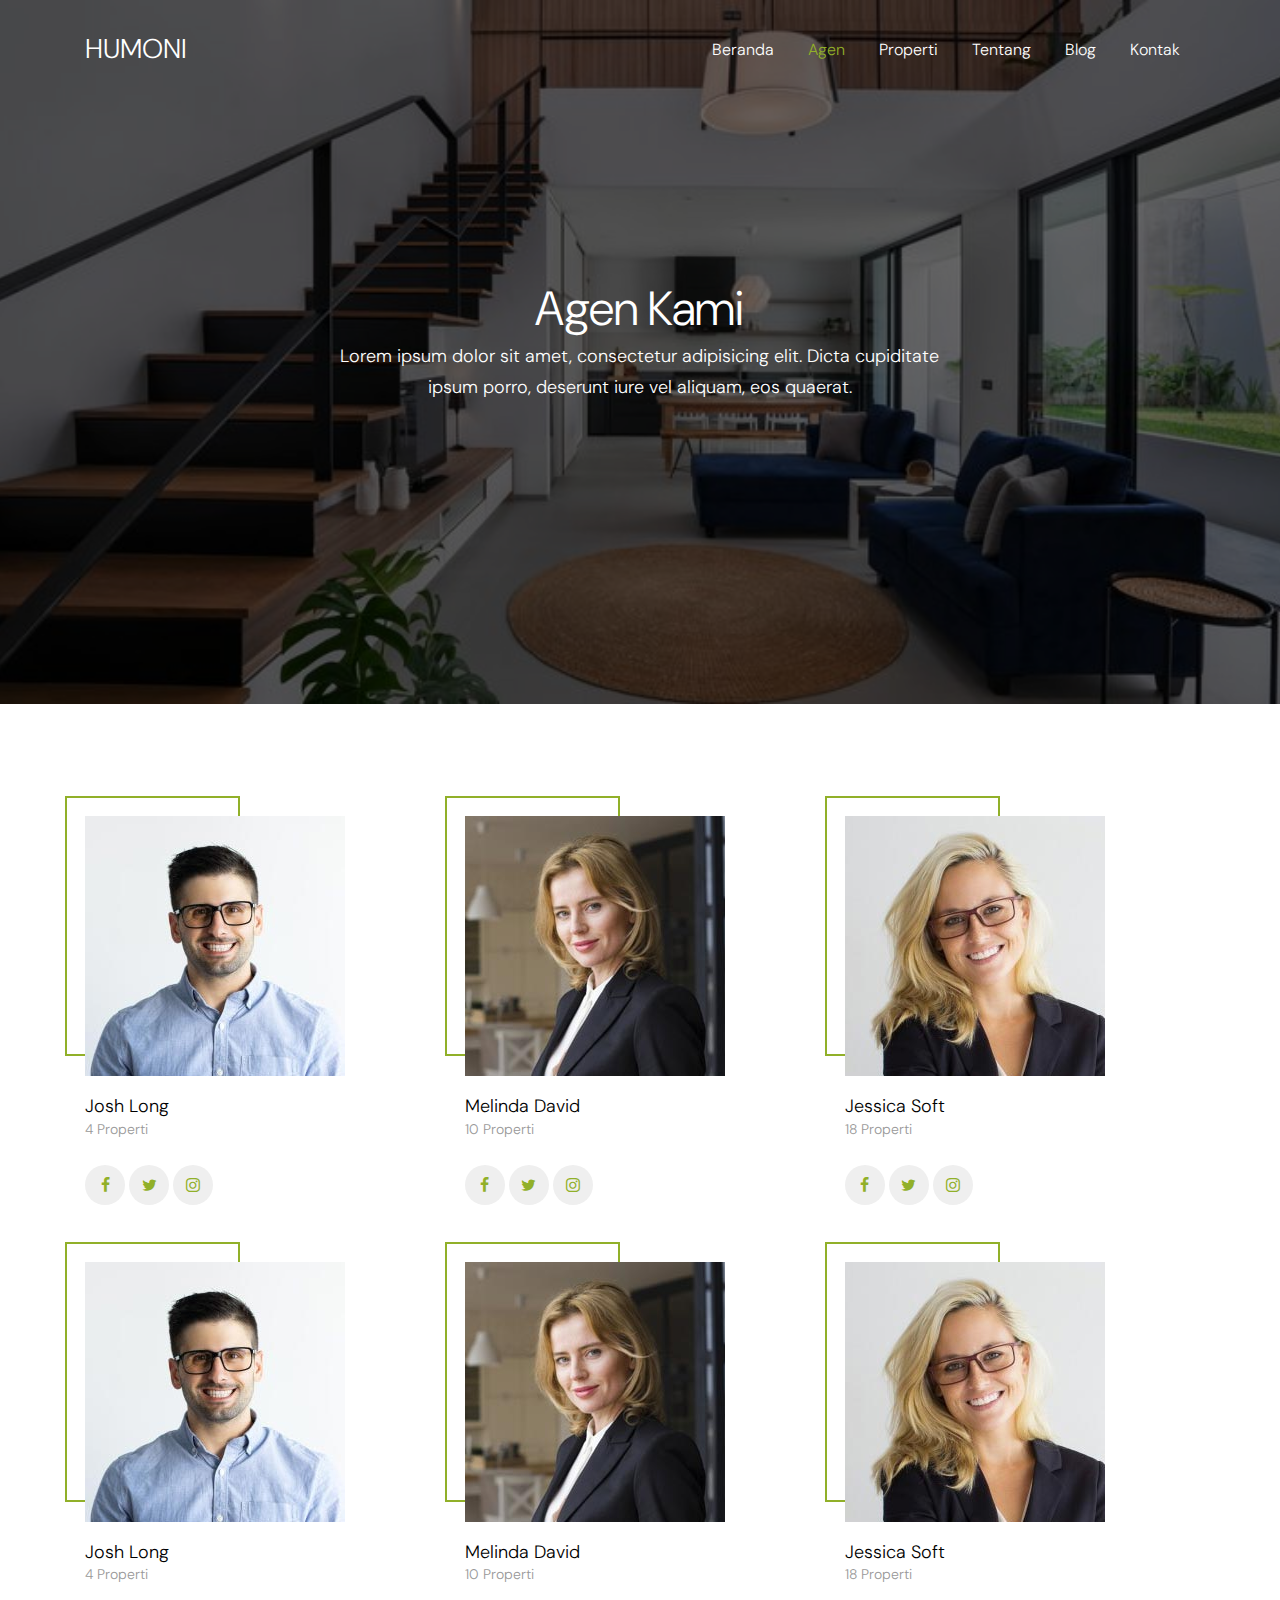
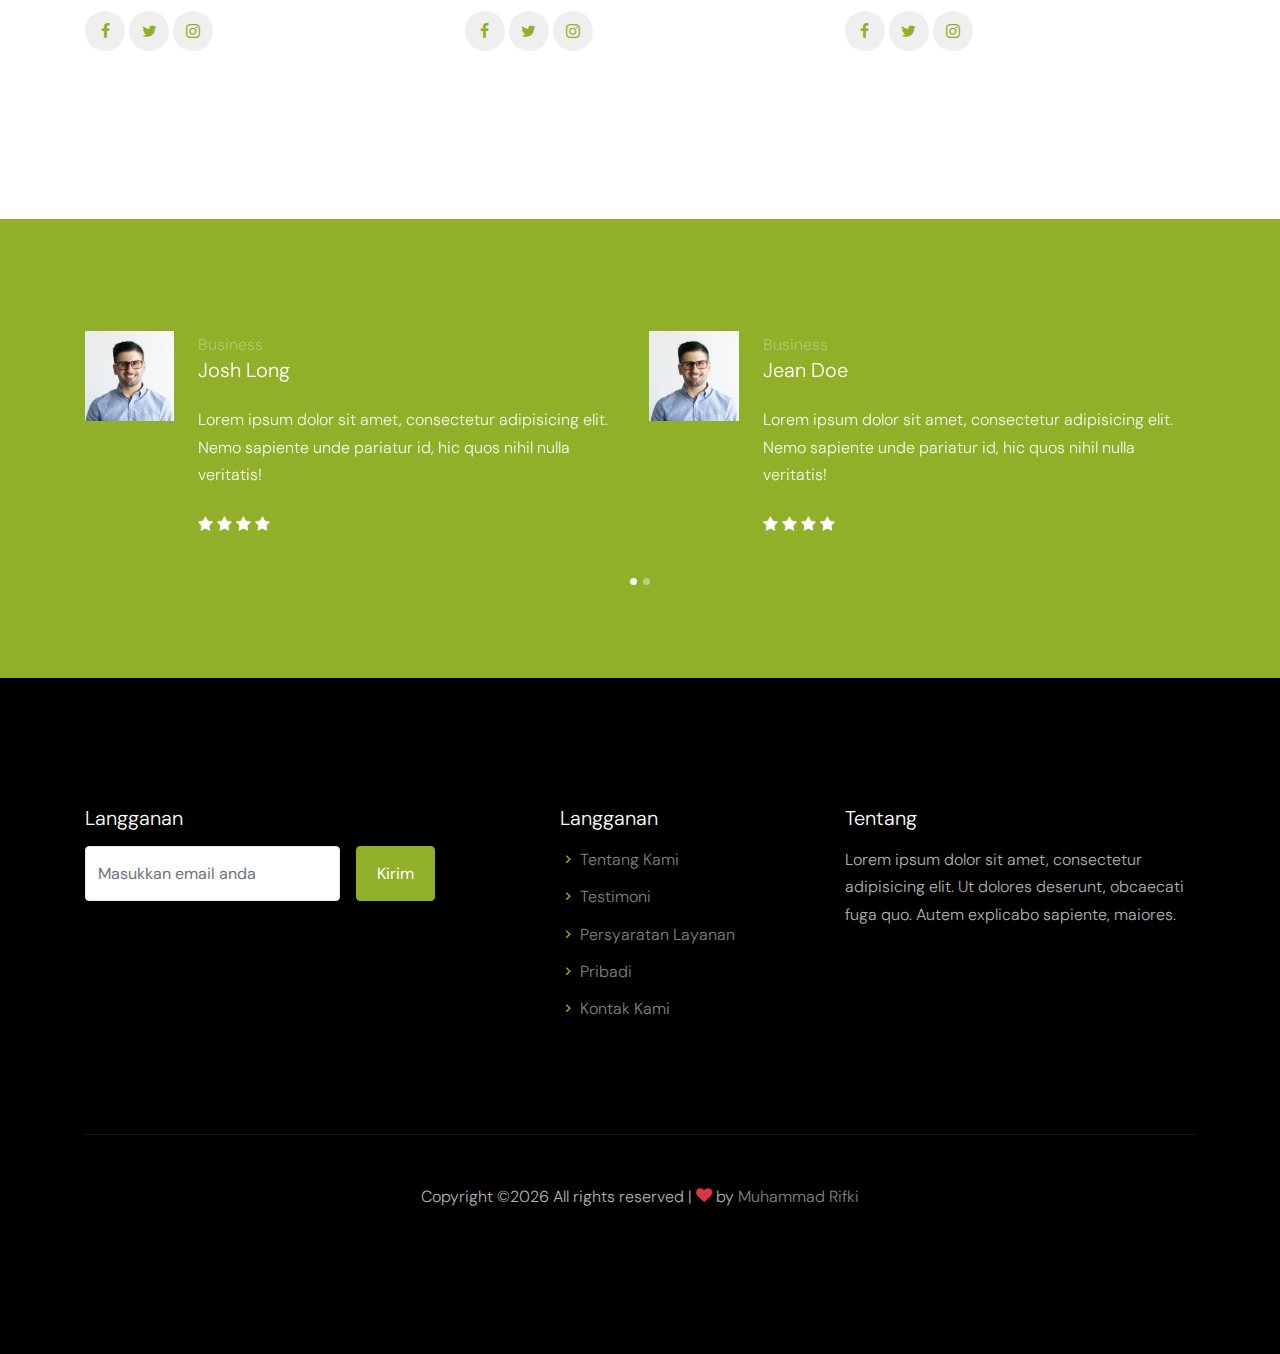
<file: agents.html>
<!doctype html>
<html lang="en">

  <head>
    <title>Humoni &mdash; Idamannya Hunian</title>
    <meta charset="utf-8">
    <meta name="viewport" content="width=device-width, initial-scale=1, shrink-to-fit=no">

    <link href="https://fonts.googleapis.com/css?family=DM+Sans:300,400,700&display=swap" rel="stylesheet">

    <link rel="stylesheet" href="fonts/icomoon/style.css">

    <link rel="stylesheet" href="css/bootstrap.min.css">
    <link rel="stylesheet" href="css/bootstrap-datepicker.css">
    <link rel="stylesheet" href="css/jquery.fancybox.min.css">
    <link rel="stylesheet" href="css/owl.carousel.min.css">
    <link rel="stylesheet" href="css/owl.theme.default.min.css">
    <link rel="stylesheet" href="fonts/flaticon/font/flaticon.css">
    <link rel="stylesheet" href="css/aos.css">

    <!-- MAIN CSS -->
    <link rel="stylesheet" href="css/style.css">

  </head>

  <body data-spy="scroll" data-target=".site-navbar-target" data-offset="300">

    
    <div class="site-wrap" id="home-section">

      <div class="site-mobile-menu site-navbar-target">
        <div class="site-mobile-menu-header">
          <div class="site-mobile-menu-close mt-3">
            <span class="icon-close2 js-menu-toggle"></span>
          </div>
        </div>
        <div class="site-mobile-menu-body"></div>
      </div>



      <header class="site-navbar site-navbar-target" role="banner">

        <div class="container">
          <div class="row align-items-center position-relative">

            <div class="col-3 ">
              <div class="site-logo">
                <a href="index.html">Humoni</a>
              </div>
            </div>

            <div class="col-9  text-right">
              

              <span class="d-inline-block d-lg-none"><a href="#" class="text-white site-menu-toggle js-menu-toggle py-5 text-white"><span class="icon-menu h3 text-white"></span></a></span>

              

              <nav class="site-navigation text-right ml-auto d-none d-lg-block" role="navigation">
                <ul class="site-menu main-menu js-clone-nav ml-auto ">
                  <li><a href="index.html" class="nav-link">Beranda</a></li>
                  <li class="active"><a href="agents.html" class="nav-link">Agen</a></li>
                  <li><a href="property.html" class="nav-link">Properti</a></li>
                  <li><a href="about.html" class="nav-link">Tentang</a></li>
                  <li><a href="blog.html" class="nav-link">Blog</a></li>
                  <li><a href="contact.html" class="nav-link">Kontak</a></li>
                </ul>
              </nav>
            </div>

            
          </div>
        </div>

      </header>

    <div class="ftco-blocks-cover-1">
      <div class="site-section-cover overlay" data-stellar-background-ratio="0.5" style="background-image: url('images/hero_1.jpg')">
        <div class="container">
          <div class="row align-items-center justify-content-center text-center">
            <div class="col-md-7">
              <h1 class="mb-2">Agen Kami</h1>
              <p class="text-white">Lorem ipsum dolor sit amet, consectetur adipisicing elit. Dicta cupiditate ipsum porro, deserunt iure vel aliquam, eos quaerat.</p>
            </div>
          </div>
        </div>
      </div>
    </div>
    
    

    
    <div class="site-section">
      <div class="container">
        
        <div class="row">
          <div class="col-md-4 mb-5">
            <div class="person-29381">
              <div class="media-39912">
                <img src="images/person_1.jpg" alt="Image" class="img-fluid">
              </div>
              <h3><a href="#">Josh Long</a></h3>
              <span class="meta d-block mb-4">4 Properti</span>
              <div class="social-32913">
                <a href="#"><span class="icon-facebook"></span></a>
                <a href="#"><span class="icon-twitter"></span></a>
                <a href="#"><span class="icon-instagram"></span></a>
              </div>
            </div>
          </div>
          <div class="col-md-4 mb-5">
            <div class="person-29381">
              <div class="media-39912">
                <img src="images/person_3.jpg" alt="Image" class="img-fluid">
              </div>
              <h3><a href="#">Melinda David</a></h3>
              <span class="meta d-block mb-4">10 Properti</span>
              <div class="social-32913">
                <a href="#"><span class="icon-facebook"></span></a>
                <a href="#"><span class="icon-twitter"></span></a>
                <a href="#"><span class="icon-instagram"></span></a>
              </div>
            </div>
          </div>
          <div class="col-md-4 mb-5">
            <div class="person-29381">
              <div class="media-39912">
                <img src="images/person_2.jpg" alt="Image" class="img-fluid">
              </div>
              <h3><a href="#">Jessica Soft</a></h3>
              <span class="meta d-block mb-4">18 Properti</span>
              <div class="social-32913">
                <a href="#"><span class="icon-facebook"></span></a>
                <a href="#"><span class="icon-twitter"></span></a>
                <a href="#"><span class="icon-instagram"></span></a>
              </div>
            </div>
          </div>

          <div class="col-md-4 mb-5">
            <div class="person-29381">
              <div class="media-39912">
                <img src="images/person_1.jpg" alt="Image" class="img-fluid">
              </div>
              <h3><a href="#">Josh Long</a></h3>
              <span class="meta d-block mb-4">4 Properti</span>
              <div class="social-32913">
                <a href="#"><span class="icon-facebook"></span></a>
                <a href="#"><span class="icon-twitter"></span></a>
                <a href="#"><span class="icon-instagram"></span></a>
              </div>
            </div>
          </div>
          <div class="col-md-4 mb-5">
            <div class="person-29381">
              <div class="media-39912">
                <img src="images/person_3.jpg" alt="Image" class="img-fluid">
              </div>
              <h3><a href="#">Melinda David</a></h3>
              <span class="meta d-block mb-4">10 Properti</span>
              <div class="social-32913">
                <a href="#"><span class="icon-facebook"></span></a>
                <a href="#"><span class="icon-twitter"></span></a>
                <a href="#"><span class="icon-instagram"></span></a>
              </div>
            </div>
          </div>
          <div class="col-md-4 mb-5">
            <div class="person-29381">
              <div class="media-39912">
                <img src="images/person_2.jpg" alt="Image" class="img-fluid">
              </div>
              <h3><a href="#">Jessica Soft</a></h3>
              <span class="meta d-block mb-4">18 Properti</span>
              <div class="social-32913">
                <a href="#"><span class="icon-facebook"></span></a>
                <a href="#"><span class="icon-twitter"></span></a>
                <a href="#"><span class="icon-instagram"></span></a>
              </div>
            </div>
          </div>
          
        </div>
      </div>
    </div>


    <div class="site-section bg-primary">
      <div class="container block-13">
        <div class="nonloop-block-13 owl-carousel">
          <div class="testimonial-38920 d-flex align-items-start">
            <div class="pic mr-4"><img src="images/person_1.jpg" alt=""></div>
            <div>
              <span class="meta">Business</span>
              <h3 class="mb-4">Josh Long</h3>
              <p>Lorem ipsum dolor sit amet, consectetur adipisicing elit. Nemo sapiente unde pariatur id, hic quos nihil nulla veritatis!</p>
              <div class="mt-4">
                <span class="icon-star text-white"></span>
                <span class="icon-star text-white"></span>
                <span class="icon-star text-white"></span>
                <span class="icon-star text-white"></span>
              </div>
            </div>
          </div>

          <div class="testimonial-38920 d-flex align-items-start">
            <div class="pic mr-4"><img src="images/person_1.jpg" alt=""></div>
            <div>
              <span class="meta">Business</span>
              <h3 class="mb-4">Jean Doe</h3>
              <p>Lorem ipsum dolor sit amet, consectetur adipisicing elit. Nemo sapiente unde pariatur id, hic quos nihil nulla veritatis!</p>
              <div class="mt-4">
                <span class="icon-star text-white"></span>
                <span class="icon-star text-white"></span>
                <span class="icon-star text-white"></span>
                <span class="icon-star text-white"></span>
              </div>
            </div>
          </div>

          <div class="testimonial-38920 d-flex align-items-start">
            <div class="pic mr-4"><img src="images/person_1.jpg" alt=""></div>
            <div>
              <span class="meta">Business</span>
              <h3 class="mb-4">Jean Doe</h3>
              <p>Lorem ipsum dolor sit amet, consectetur adipisicing elit. Nemo sapiente unde pariatur id, hic quos nihil nulla veritatis!</p>
              <div class="mt-4">
                <span class="icon-star text-white"></span>
                <span class="icon-star text-white"></span>
                <span class="icon-star text-white"></span>
                <span class="icon-star text-white"></span>
              </div>
            </div>
          </div>
        </div>
      </div>
    </div>


    

    <footer class="site-footer">
      <div class="container">
        <div class="row">
          <div class="col-md-4">
            <h3 class="text-white h5 mb-3">Langganan</h3>
            <form action="" class="d-flex">
              <input type="text" class="form-control mr-3" placeholder="Masukkan email anda">
              <input type="submit" class="btn btn-primary text-white" value="Kirim">
            </form>
          </div>
          <div class="col-md-3 ml-auto">
            <h3 class="text-white h5 mb-3">Langganan</h3>
            <ul class="list-unstyled menu-arrow">
              <li><a href="#">Tentang Kami</a></li>
              <li><a href="#">Testimoni</a></li>
              <li><a href="#">Persyaratan Layanan</a></li>
              <li><a href="#">Pribadi</a></li>
              <li><a href="#">Kontak Kami</a></li>
            </ul>
          </div>
          <div class="col-md-4">
            <h3 class="text-white h5 mb-3">Tentang</h3>
            <p>Lorem ipsum dolor sit amet, consectetur adipisicing elit. Ut dolores deserunt, obcaecati fuga quo. Autem explicabo sapiente, maiores.</p>
          </div>
        </div>
        <div class="row pt-5 mt-5 text-center">
          <div class="col-md-12">
            <div class="border-top pt-5">
              <p>
            <!-- Link back to Colorlib can't be removed. Template is licensed under CC BY 3.0. -->
            Copyright &copy;<script>document.write(new Date().getFullYear());</script> All rights reserved | <i class="icon-heart text-danger" aria-hidden="true"></i> by <a href="#" target="_blank" >Muhammad Rifki</a>
            <!-- Link back to Colorlib can't be removed. Template is licensed under CC BY 3.0. -->
            </p>
            </div>
          </div>

        </div>
      </div>
    </footer>

    </div>

    <script src="js/jquery-3.3.1.min.js"></script>
    <script src="js/jquery-migrate-3.0.0.js"></script>
    <script src="js/popper.min.js"></script>
    <script src="js/bootstrap.min.js"></script>
    <script src="js/owl.carousel.min.js"></script>
    <script src="js/jquery.sticky.js"></script>
    <script src="js/jquery.waypoints.min.js"></script>
    <script src="js/jquery.animateNumber.min.js"></script>
    <script src="js/jquery.fancybox.min.js"></script>
    <script src="js/jquery.stellar.min.js"></script>
    <script src="js/jquery.easing.1.3.js"></script>
    <script src="js/bootstrap-datepicker.min.js"></script>
    <script src="js/aos.js"></script>

    <script src="js/main.js"></script>

  </body>

</html>
</file>
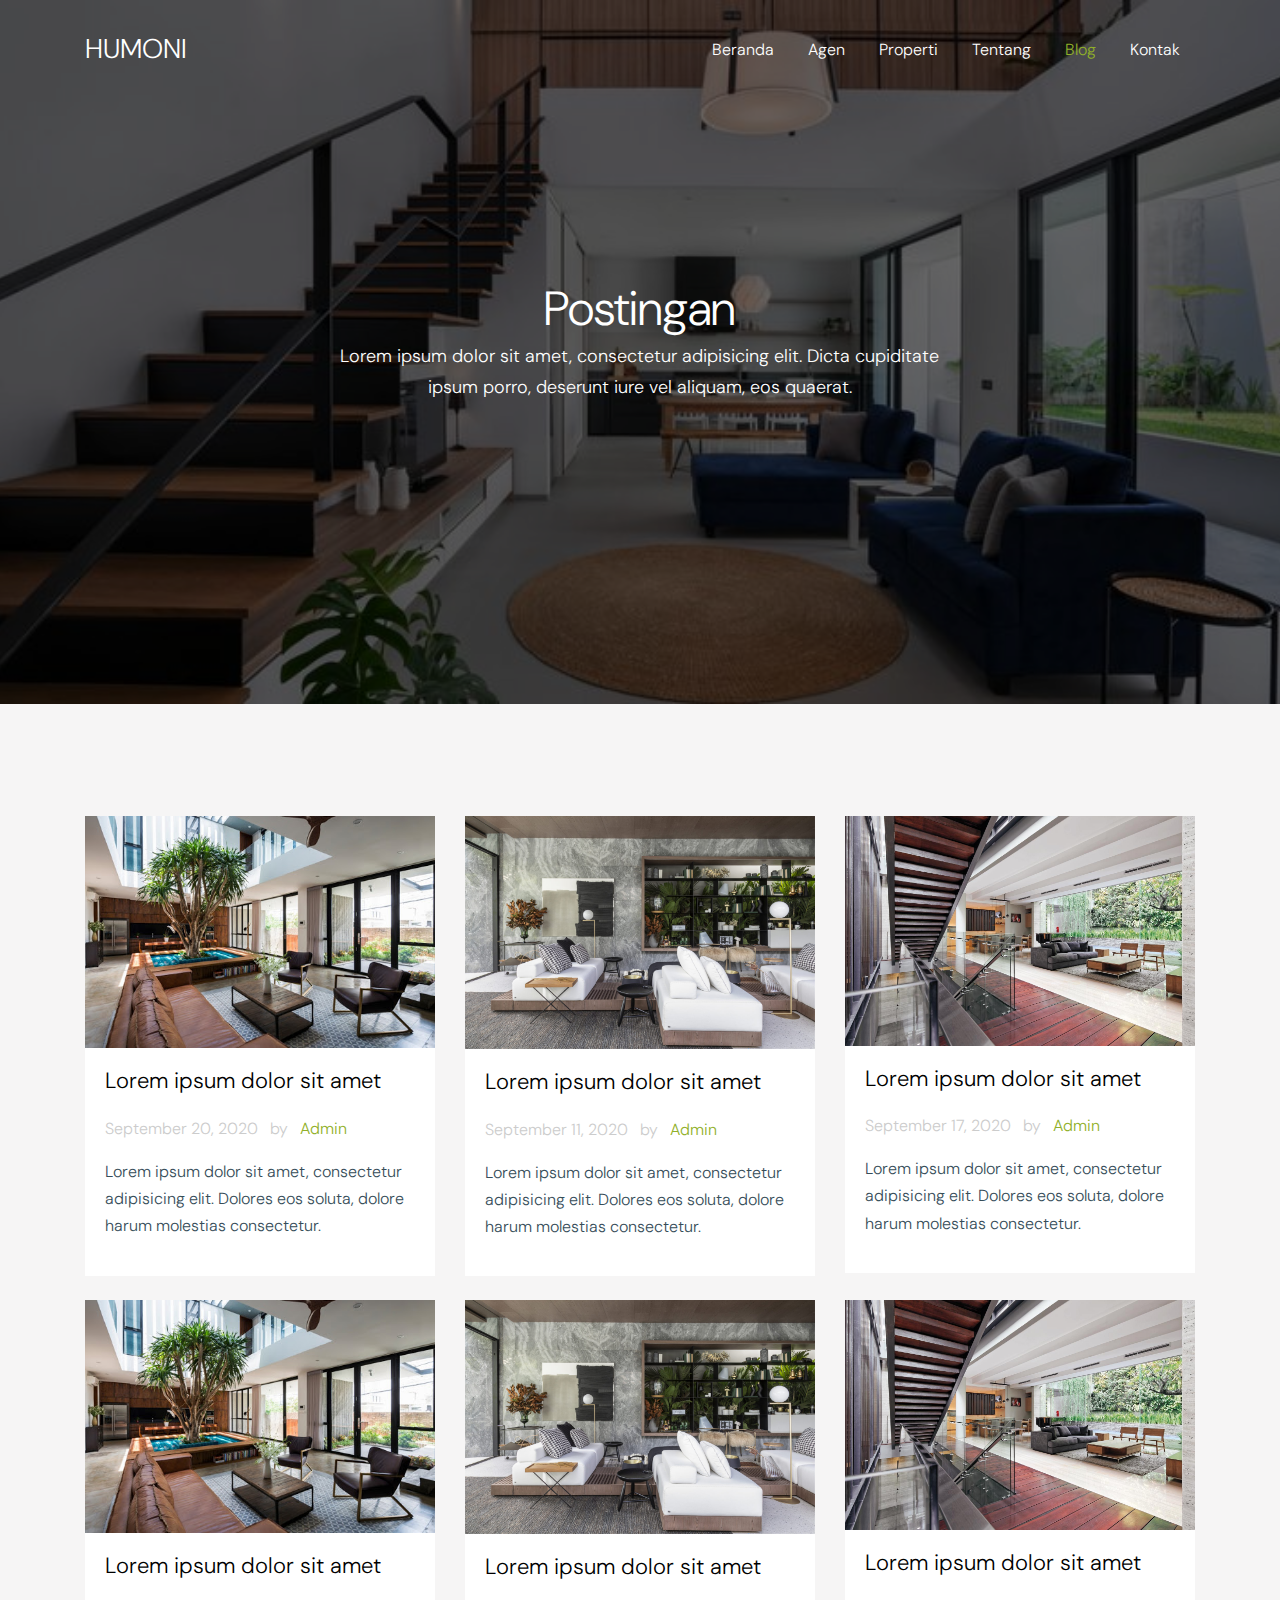
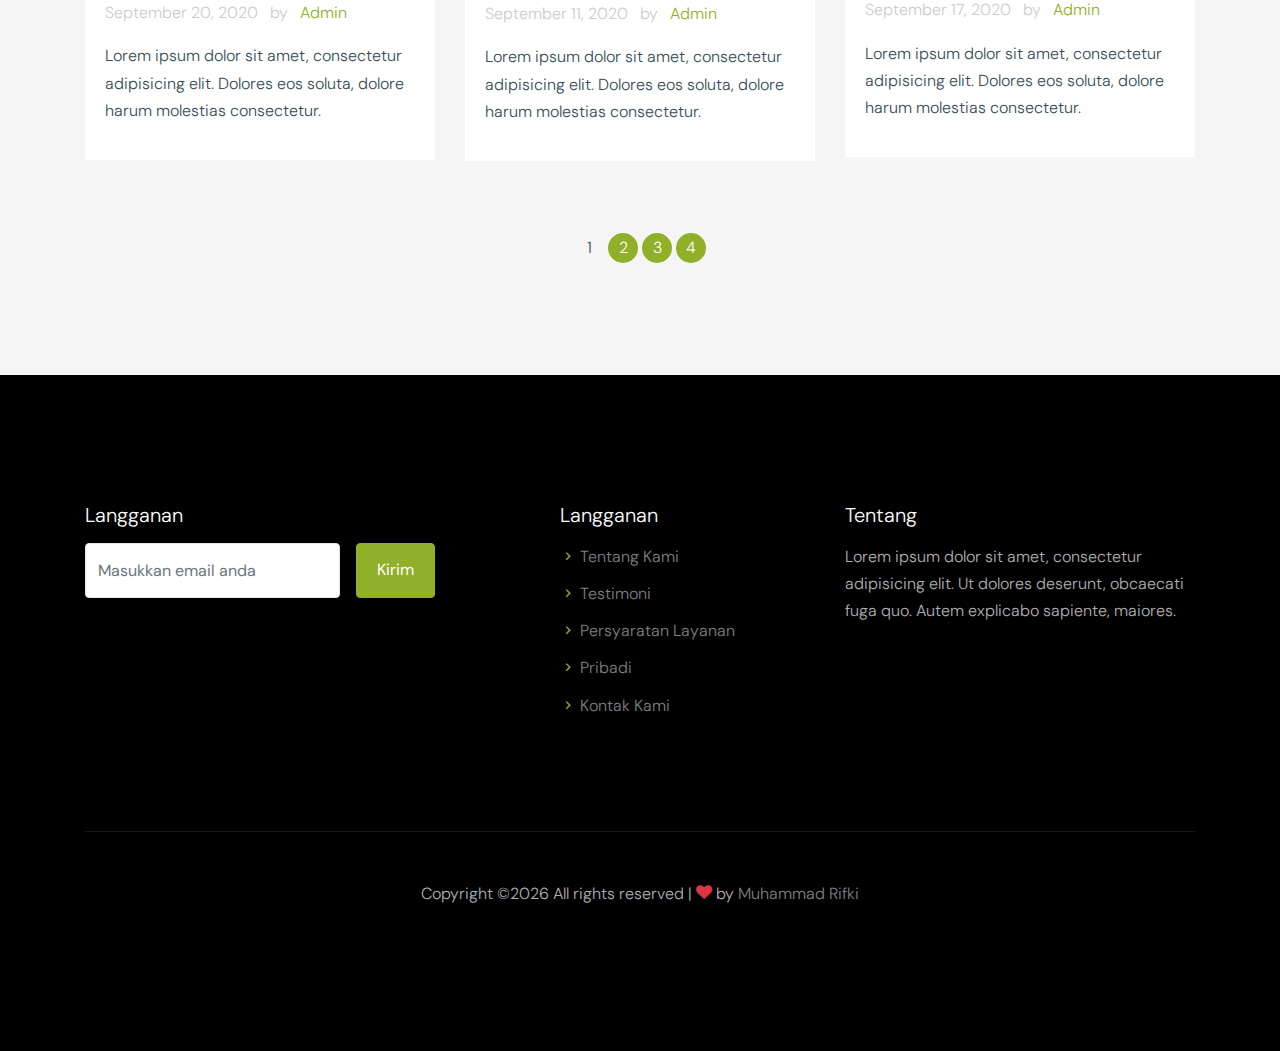
<file: blog.html>
<!doctype html>
<html lang="en">

  <head>
    <title>Humoni &mdash; Idamannya Hunian</title>
    <meta charset="utf-8">
    <meta name="viewport" content="width=device-width, initial-scale=1, shrink-to-fit=no">

    <link href="https://fonts.googleapis.com/css?family=DM+Sans:300,400,700&display=swap" rel="stylesheet">

    <link rel="stylesheet" href="fonts/icomoon/style.css">

    <link rel="stylesheet" href="css/bootstrap.min.css">
    <link rel="stylesheet" href="css/bootstrap-datepicker.css">
    <link rel="stylesheet" href="css/jquery.fancybox.min.css">
    <link rel="stylesheet" href="css/owl.carousel.min.css">
    <link rel="stylesheet" href="css/owl.theme.default.min.css">
    <link rel="stylesheet" href="fonts/flaticon/font/flaticon.css">
    <link rel="stylesheet" href="css/aos.css">

    <!-- MAIN CSS -->
    <link rel="stylesheet" href="css/style.css">

  </head>

  <body data-spy="scroll" data-target=".site-navbar-target" data-offset="300">

    
    <div class="site-wrap" id="home-section">

      <div class="site-mobile-menu site-navbar-target">
        <div class="site-mobile-menu-header">
          <div class="site-mobile-menu-close mt-3">
            <span class="icon-close2 js-menu-toggle"></span>
          </div>
        </div>
        <div class="site-mobile-menu-body"></div>
      </div>



      <header class="site-navbar site-navbar-target" role="banner">

        <div class="container">
          <div class="row align-items-center position-relative">

            <div class="col-3 ">
              <div class="site-logo">
                <a href="index.html">Humoni</a>
              </div>
            </div>

            <div class="col-9  text-right">
              

              <span class="d-inline-block d-lg-none"><a href="#" class="text-white site-menu-toggle js-menu-toggle py-5 text-white"><span class="icon-menu h3 text-white"></span></a></span>

              

              <nav class="site-navigation text-right ml-auto d-none d-lg-block" role="navigation">
                <ul class="site-menu main-menu js-clone-nav ml-auto ">
                  <li><a href="index.html" class="nav-link">Beranda</a></li>
                  <li><a href="agents.html" class="nav-link">Agen</a></li>
                  <li><a href="property.html" class="nav-link">Properti</a></li>
                  <li><a href="about.html" class="nav-link">Tentang</a></li>
                  <li class="active"><a href="blog.html" class="nav-link">Blog</a></li>
                  <li><a href="contact.html" class="nav-link">Kontak</a></li>
                </ul>
              </nav>
            </div>

            
          </div>
        </div>

      </header>

    <div class="ftco-blocks-cover-1">
      <div class="site-section-cover overlay" data-stellar-background-ratio="0.5" style="background-image: url('images/hero_1.jpg')">
        <div class="container">
          <div class="row align-items-center justify-content-center text-center">
            <div class="col-md-7">
              <h1 class="mb-2">Postingan</h1>
              <p class="text-white">Lorem ipsum dolor sit amet, consectetur adipisicing elit. Dicta cupiditate ipsum porro, deserunt iure vel aliquam, eos quaerat.</p>
            </div>
          </div>
        </div>
      </div>
    </div>
    
    

    <div class="site-section bg-light">
      <div class="container">
        <div class="row">
          
          <div class="col-lg-4 col-md-6 mb-4">
            <div class="post-entry-1 h-100">
              <a href="single.html">
                <img src="images/img_1.jpg" alt="Image"
                 class="img-fluid">
              </a>
              <div class="post-entry-1-contents">
                
                <h2><a href="single.html">Lorem ipsum dolor sit amet</a></h2>
                <span class="meta d-inline-block mb-3">September 20, 2020 <span class="mx-2">by</span> <a href="#">Admin</a></span>
                <p>Lorem ipsum dolor sit amet, consectetur adipisicing elit. Dolores eos soluta, dolore harum molestias consectetur.</p>
              </div>
            </div>
          </div>
          <div class="col-lg-4 col-md-6 mb-4">
            <div class="post-entry-1 h-100">
              <a href="single.html">
                <img src="images/img_2.jpg" alt="Image"
                 class="img-fluid">
              </a>
              <div class="post-entry-1-contents">
                
                <h2><a href="single.html">Lorem ipsum dolor sit amet</a></h2>
                <span class="meta d-inline-block mb-3">September 11, 2020 <span class="mx-2">by</span> <a href="#">Admin</a></span>
                <p>Lorem ipsum dolor sit amet, consectetur adipisicing elit. Dolores eos soluta, dolore harum molestias consectetur.</p>
              </div>
            </div>
          </div>

          <div class="col-lg-4 col-md-6 mb-4">
            <div class="post-entry-1 h-100">
              <a href="single.html">
                <img src="images/img_3.jpg" alt="Image"
                 class="img-fluid">
              </a>
              <div class="post-entry-1-contents">
                
                <h2><a href="single.html">Lorem ipsum dolor sit amet</a></h2>
                <span class="meta d-inline-block mb-3">September 17, 2020 <span class="mx-2">by</span> <a href="#">Admin</a></span>
                <p>Lorem ipsum dolor sit amet, consectetur adipisicing elit. Dolores eos soluta, dolore harum molestias consectetur.</p>
              </div>
            </div>
          </div>

          <div class="col-lg-4 col-md-6 mb-4">
            <div class="post-entry-1 h-100">
              <a href="single.html">
                <img src="images/img_1.jpg" alt="Image"
                 class="img-fluid">
              </a>
              <div class="post-entry-1-contents">
                
                <h2><a href="single.html">Lorem ipsum dolor sit amet</a></h2>
                <span class="meta d-inline-block mb-3">September 20, 2020 <span class="mx-2">by</span> <a href="#">Admin</a></span>
                <p>Lorem ipsum dolor sit amet, consectetur adipisicing elit. Dolores eos soluta, dolore harum molestias consectetur.</p>
              </div>
            </div>
          </div>
          <div class="col-lg-4 col-md-6 mb-4">
            <div class="post-entry-1 h-100">
              <a href="single.html">
                <img src="images/img_2.jpg" alt="Image"
                 class="img-fluid">
              </a>
              <div class="post-entry-1-contents">
                
                <h2><a href="single.html">Lorem ipsum dolor sit amet</a></h2>
                <span class="meta d-inline-block mb-3">September 11, 2020 <span class="mx-2">by</span> <a href="#">Admin</a></span>
                <p>Lorem ipsum dolor sit amet, consectetur adipisicing elit. Dolores eos soluta, dolore harum molestias consectetur.</p>
              </div>
            </div>
          </div>

          <div class="col-lg-4 col-md-6 mb-4">
            <div class="post-entry-1 h-100">
              <a href="single.html">
                <img src="images/img_3.jpg" alt="Image"
                 class="img-fluid">
              </a>
              <div class="post-entry-1-contents">
                
                <h2><a href="single.html">Lorem ipsum dolor sit amet</a></h2>
                <span class="meta d-inline-block mb-3">September 17, 2020 <span class="mx-2">by</span> <a href="#">Admin</a></span>
                <p>Lorem ipsum dolor sit amet, consectetur adipisicing elit. Dolores eos soluta, dolore harum molestias consectetur.</p>
              </div>
            </div>
          </div>
        

          <div class="col-12 mt-5 text-center pagination-39291">
            <span>1</span>
            <a href="#" >2</a>
            <a href="#" >3</a>
            <a href="#" >4</a>
          </div>
        </div>
      </div>
    </div>


    

    <footer class="site-footer">
      <div class="container">
        <div class="row">
          <div class="col-md-4">
            <h3 class="text-white h5 mb-3">Langganan</h3>
            <form action="" class="d-flex">
              <input type="text" class="form-control mr-3" placeholder="Masukkan email anda">
              <input type="submit" class="btn btn-primary text-white" value="Kirim">
            </form>
          </div>
          <div class="col-md-3 ml-auto">
            <h3 class="text-white h5 mb-3">Langganan</h3>
            <ul class="list-unstyled menu-arrow">
              <li><a href="#">Tentang Kami</a></li>
              <li><a href="#">Testimoni</a></li>
              <li><a href="#">Persyaratan Layanan</a></li>
              <li><a href="#">Pribadi</a></li>
              <li><a href="#">Kontak Kami</a></li>
            </ul>
          </div>
          <div class="col-md-4">
            <h3 class="text-white h5 mb-3">Tentang</h3>
            <p>Lorem ipsum dolor sit amet, consectetur adipisicing elit. Ut dolores deserunt, obcaecati fuga quo. Autem explicabo sapiente, maiores.</p>
          </div>
        </div>
        <div class="row pt-5 mt-5 text-center">
          <div class="col-md-12">
            <div class="border-top pt-5">
              <p>
            <!-- Link back to Colorlib can't be removed. Template is licensed under CC BY 3.0. -->
            Copyright &copy;<script>document.write(new Date().getFullYear());</script> All rights reserved | <i class="icon-heart text-danger" aria-hidden="true"></i> by <a href="#" target="_blank" >Muhammad Rifki</a>
            <!-- Link back to Colorlib can't be removed. Template is licensed under CC BY 3.0. -->
            </p>
            </div>
          </div>

        </div>
      </div>
    </footer>

    </div>

    <script src="js/jquery-3.3.1.min.js"></script>
    <script src="js/jquery-migrate-3.0.0.js"></script>
    <script src="js/popper.min.js"></script>
    <script src="js/bootstrap.min.js"></script>
    <script src="js/owl.carousel.min.js"></script>
    <script src="js/jquery.sticky.js"></script>
    <script src="js/jquery.waypoints.min.js"></script>
    <script src="js/jquery.animateNumber.min.js"></script>
    <script src="js/jquery.fancybox.min.js"></script>
    <script src="js/jquery.stellar.min.js"></script>
    <script src="js/jquery.easing.1.3.js"></script>
    <script src="js/bootstrap-datepicker.min.js"></script>
    <script src="js/aos.js"></script>

    <script src="js/main.js"></script>

  </body>

</html>
</file>
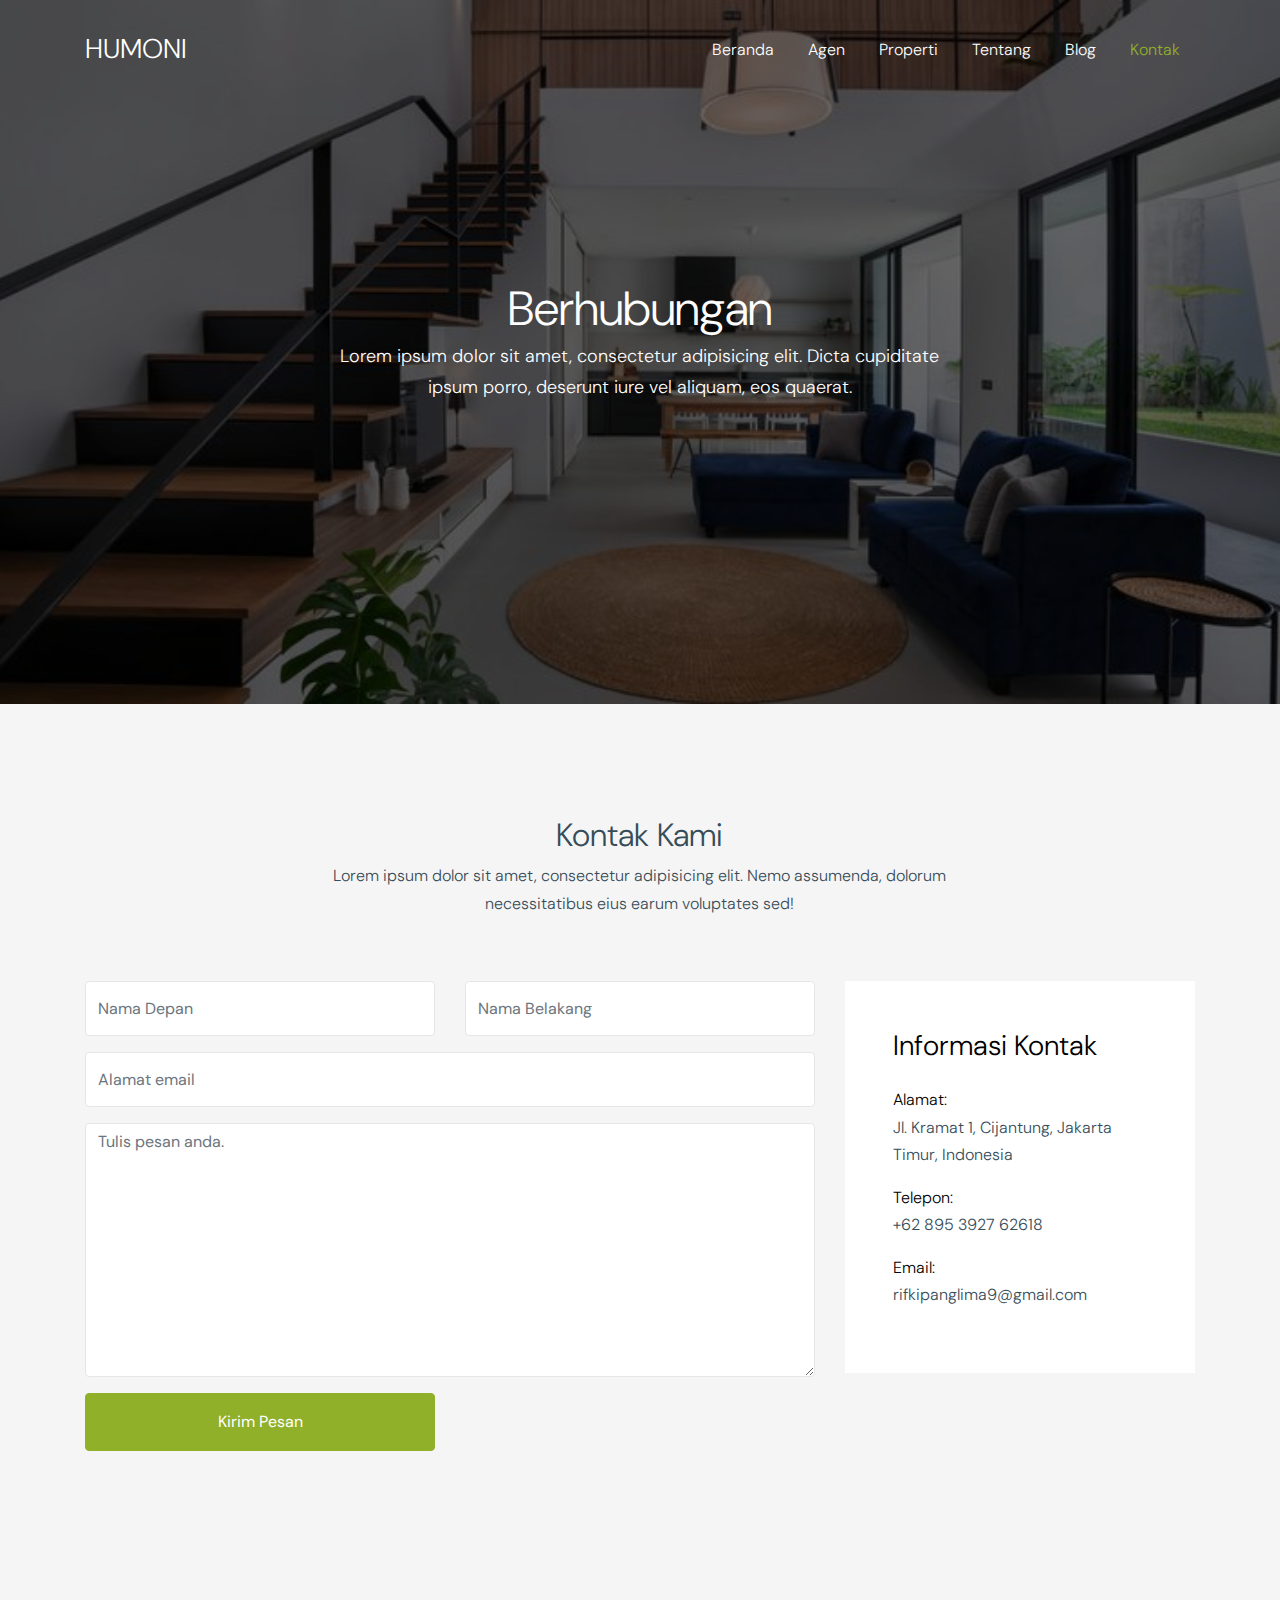
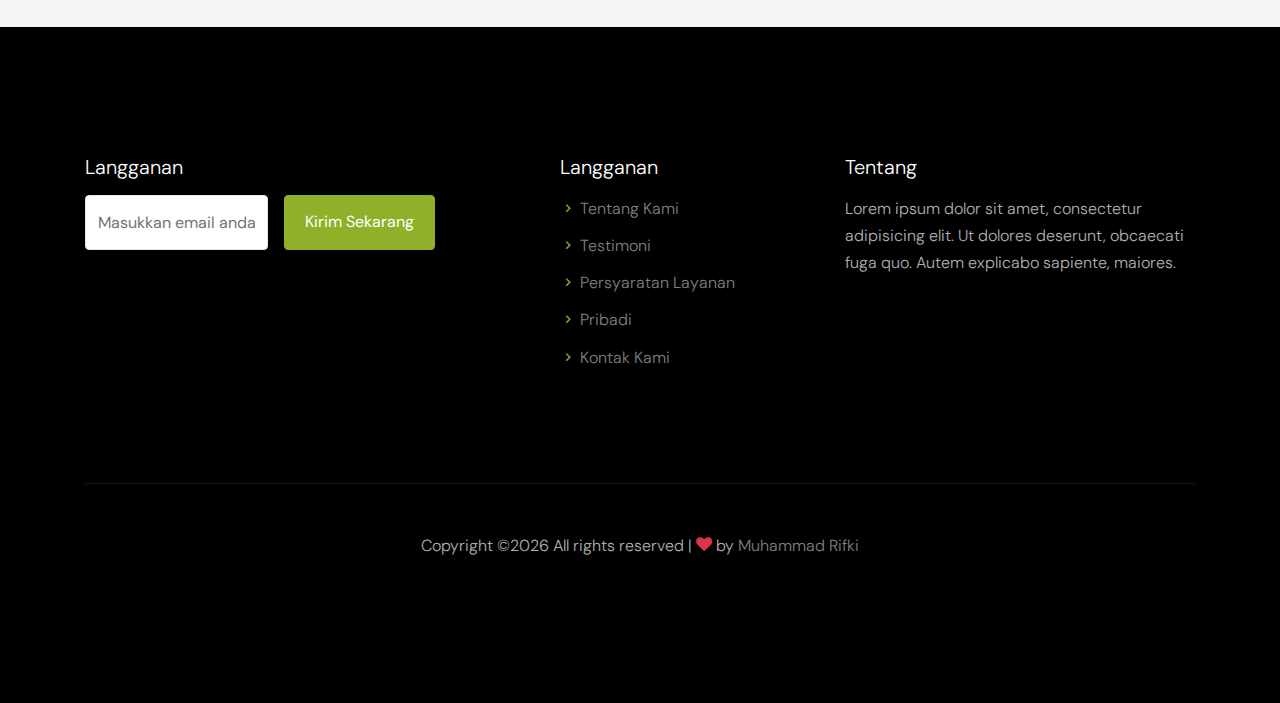
<file: contact.html>
<!doctype html>
<html lang="en">

  <head>
    <title>Humoni &mdash; Idamannya Hunian</title>
    <meta charset="utf-8">
    <meta name="viewport" content="width=device-width, initial-scale=1, shrink-to-fit=no">

    <link href="https://fonts.googleapis.com/css?family=DM+Sans:300,400,700&display=swap" rel="stylesheet">

    <link rel="stylesheet" href="fonts/icomoon/style.css">

    <link rel="stylesheet" href="css/bootstrap.min.css">
    <link rel="stylesheet" href="css/bootstrap-datepicker.css">
    <link rel="stylesheet" href="css/jquery.fancybox.min.css">
    <link rel="stylesheet" href="css/owl.carousel.min.css">
    <link rel="stylesheet" href="css/owl.theme.default.min.css">
    <link rel="stylesheet" href="fonts/flaticon/font/flaticon.css">
    <link rel="stylesheet" href="css/aos.css">

    <!-- MAIN CSS -->
    <link rel="stylesheet" href="css/style.css">

  </head>

  <body data-spy="scroll" data-target=".site-navbar-target" data-offset="300">

    
    <div class="site-wrap" id="home-section">

      <div class="site-mobile-menu site-navbar-target">
        <div class="site-mobile-menu-header">
          <div class="site-mobile-menu-close mt-3">
            <span class="icon-close2 js-menu-toggle"></span>
          </div>
        </div>
        <div class="site-mobile-menu-body"></div>
      </div>



      <header class="site-navbar site-navbar-target" role="banner">

        <div class="container">
          <div class="row align-items-center position-relative">

            <div class="col-3 ">
              <div class="site-logo">
                <a href="index.html">Humoni</a>
              </div>
            </div>

            <div class="col-9  text-right">
              

              <span class="d-inline-block d-lg-none"><a href="#" class="text-white site-menu-toggle js-menu-toggle py-5 text-white"><span class="icon-menu h3 text-white"></span></a></span>

              

              <nav class="site-navigation text-right ml-auto d-none d-lg-block" role="navigation">
                <ul class="site-menu main-menu js-clone-nav ml-auto ">
                  <li><a href="index.html" class="nav-link">Beranda</a></li>
                  <li><a href="agents.html" class="nav-link">Agen</a></li>
                  <li><a href="property.html" class="nav-link">Properti</a></li>
                  <li><a href="about.html" class="nav-link">Tentang</a></li>
                  <li><a href="blog.html" class="nav-link">Blog</a></li>
                  <li class="active"><a href="contact.html" class="nav-link">Kontak</a></li>
                </ul>
              </nav>
            </div>

            
          </div>
        </div>

      </header>

    <div class="ftco-blocks-cover-1">
      <div class="site-section-cover overlay" data-stellar-background-ratio="0.5" style="background-image: url('images/hero_1.jpg')">
        <div class="container">
          <div class="row align-items-center justify-content-center text-center">
            <div class="col-md-7">
              <h1 class="mb-2">Berhubungan</h1>
              <p class="text-white">Lorem ipsum dolor sit amet, consectetur adipisicing elit. Dicta cupiditate ipsum porro, deserunt iure vel aliquam, eos quaerat.</p>
            </div>
          </div>
        </div>
      </div>
    </div>
    
    

    
    <div class="site-section bg-light" id="contact-section">
      <div class="container">
        <div class="row justify-content-center text-center">
        <div class="col-7 text-center mb-5">
          <h2>Kontak Kami</h2>
          <p>Lorem ipsum dolor sit amet, consectetur adipisicing elit. Nemo assumenda, dolorum necessitatibus eius earum voluptates sed!</p>
        </div>
      </div>
        <div class="row">
          <div class="col-lg-8 mb-5" >
            <form action="#" method="post">
              <div class="form-group row">
                <div class="col-md-6 mb-4 mb-lg-0">
                  <input type="text" class="form-control" placeholder="Nama Depan">
                </div>
                <div class="col-md-6">
                  <input type="text" class="form-control" placeholder="Nama Belakang">
                </div>
              </div>

              <div class="form-group row">
                <div class="col-md-12">
                  <input type="text" class="form-control" placeholder="Alamat email">
                </div>
              </div>

              <div class="form-group row">
                <div class="col-md-12">
                  <textarea name="" id="" class="form-control" placeholder="Tulis pesan anda." cols="30" rows="10"></textarea>
                </div>
              </div>
              <div class="form-group row">
                <div class="col-md-6 mr-auto">
                  <input type="submit" class="btn btn-block btn-primary text-white py-3 px-5" value="Kirim Pesan">
                </div>
              </div>
            </form>
          </div>
          <div class="col-lg-4 ml-auto">
            <div class="bg-white p-3 p-md-5">
              <h3 class="text-black mb-4">Informasi Kontak</h3>
              <ul class="list-unstyled footer-link">
                <li class="d-block mb-3">
                  <span class="d-block text-black">Alamat:</span>
                  <span>Jl. Kramat 1, Cijantung, Jakarta Timur, Indonesia</span></li>
                <li class="d-block mb-3"><span class="d-block text-black">Telepon:</span><span>+62 895 3927 62618</span></li>
                <li class="d-block mb-3"><span class="d-block text-black">Email:</span><span>rifkipanglima9@gmail.com</span></li>
              </ul>
            </div>
          </div>
        </div>
      </div>
    </div>


    

    <footer class="site-footer">
      <div class="container">
        <div class="row">
          <div class="col-md-4">
            <h3 class="text-white h5 mb-3">Langganan</h3>
            <form action="" class="d-flex">
              <input type="text" class="form-control mr-3" placeholder="Masukkan email anda">
              <input type="submit" class="btn btn-primary text-white" value="Kirim Sekarang">
            </form>
          </div>
          <div class="col-md-3 ml-auto">
            <h3 class="text-white h5 mb-3">Langganan</h3>
            <ul class="list-unstyled menu-arrow">
              <li><a href="#">Tentang Kami</a></li>
              <li><a href="#">Testimoni</a></li>
              <li><a href="#">Persyaratan Layanan</a></li>
              <li><a href="#">Pribadi</a></li>
              <li><a href="#">Kontak Kami</a></li>
            </ul>
          </div>
          <div class="col-md-4">
            <h3 class="text-white h5 mb-3">Tentang</h3>
            <p>Lorem ipsum dolor sit amet, consectetur adipisicing elit. Ut dolores deserunt, obcaecati fuga quo. Autem explicabo sapiente, maiores.</p>
          </div>
        </div>
        <div class="row pt-5 mt-5 text-center">
          <div class="col-md-12">
            <div class="border-top pt-5">
              <p>
            <!-- Link back to Colorlib can't be removed. Template is licensed under CC BY 3.0. -->
            Copyright &copy;<script>document.write(new Date().getFullYear());</script> All rights reserved | <i class="icon-heart text-danger" aria-hidden="true"></i> by <a href="#" target="_blank" >Muhammad Rifki</a>
            <!-- Link back to Colorlib can't be removed. Template is licensed under CC BY 3.0. -->
            </p>
            </div>
          </div>

        </div>
      </div>
    </footer>

    </div>

    <script src="js/jquery-3.3.1.min.js"></script>
    <script src="js/jquery-migrate-3.0.0.js"></script>
    <script src="js/popper.min.js"></script>
    <script src="js/bootstrap.min.js"></script>
    <script src="js/owl.carousel.min.js"></script>
    <script src="js/jquery.sticky.js"></script>
    <script src="js/jquery.waypoints.min.js"></script>
    <script src="js/jquery.animateNumber.min.js"></script>
    <script src="js/jquery.fancybox.min.js"></script>
    <script src="js/jquery.stellar.min.js"></script>
    <script src="js/jquery.easing.1.3.js"></script>
    <script src="js/bootstrap-datepicker.min.js"></script>
    <script src="js/aos.js"></script>

    <script src="js/main.js"></script>

  </body>

</html>
</file>
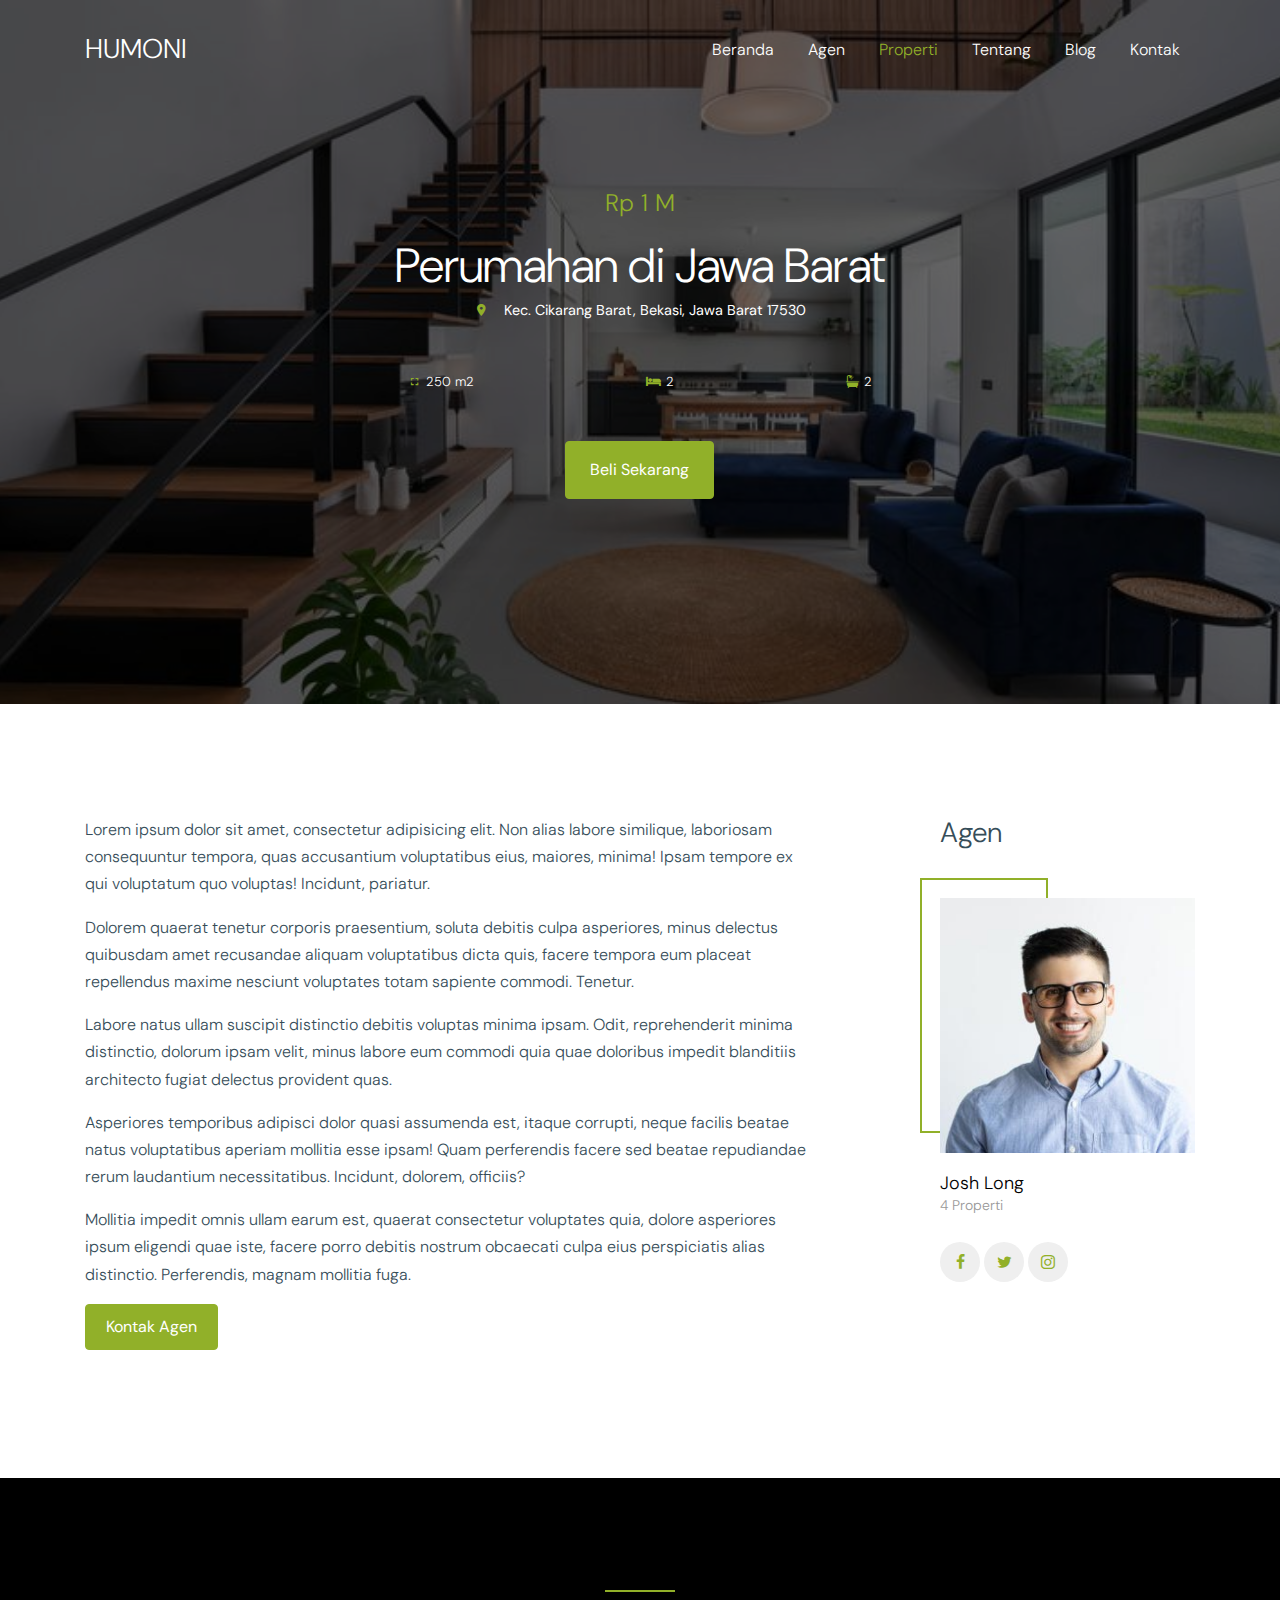
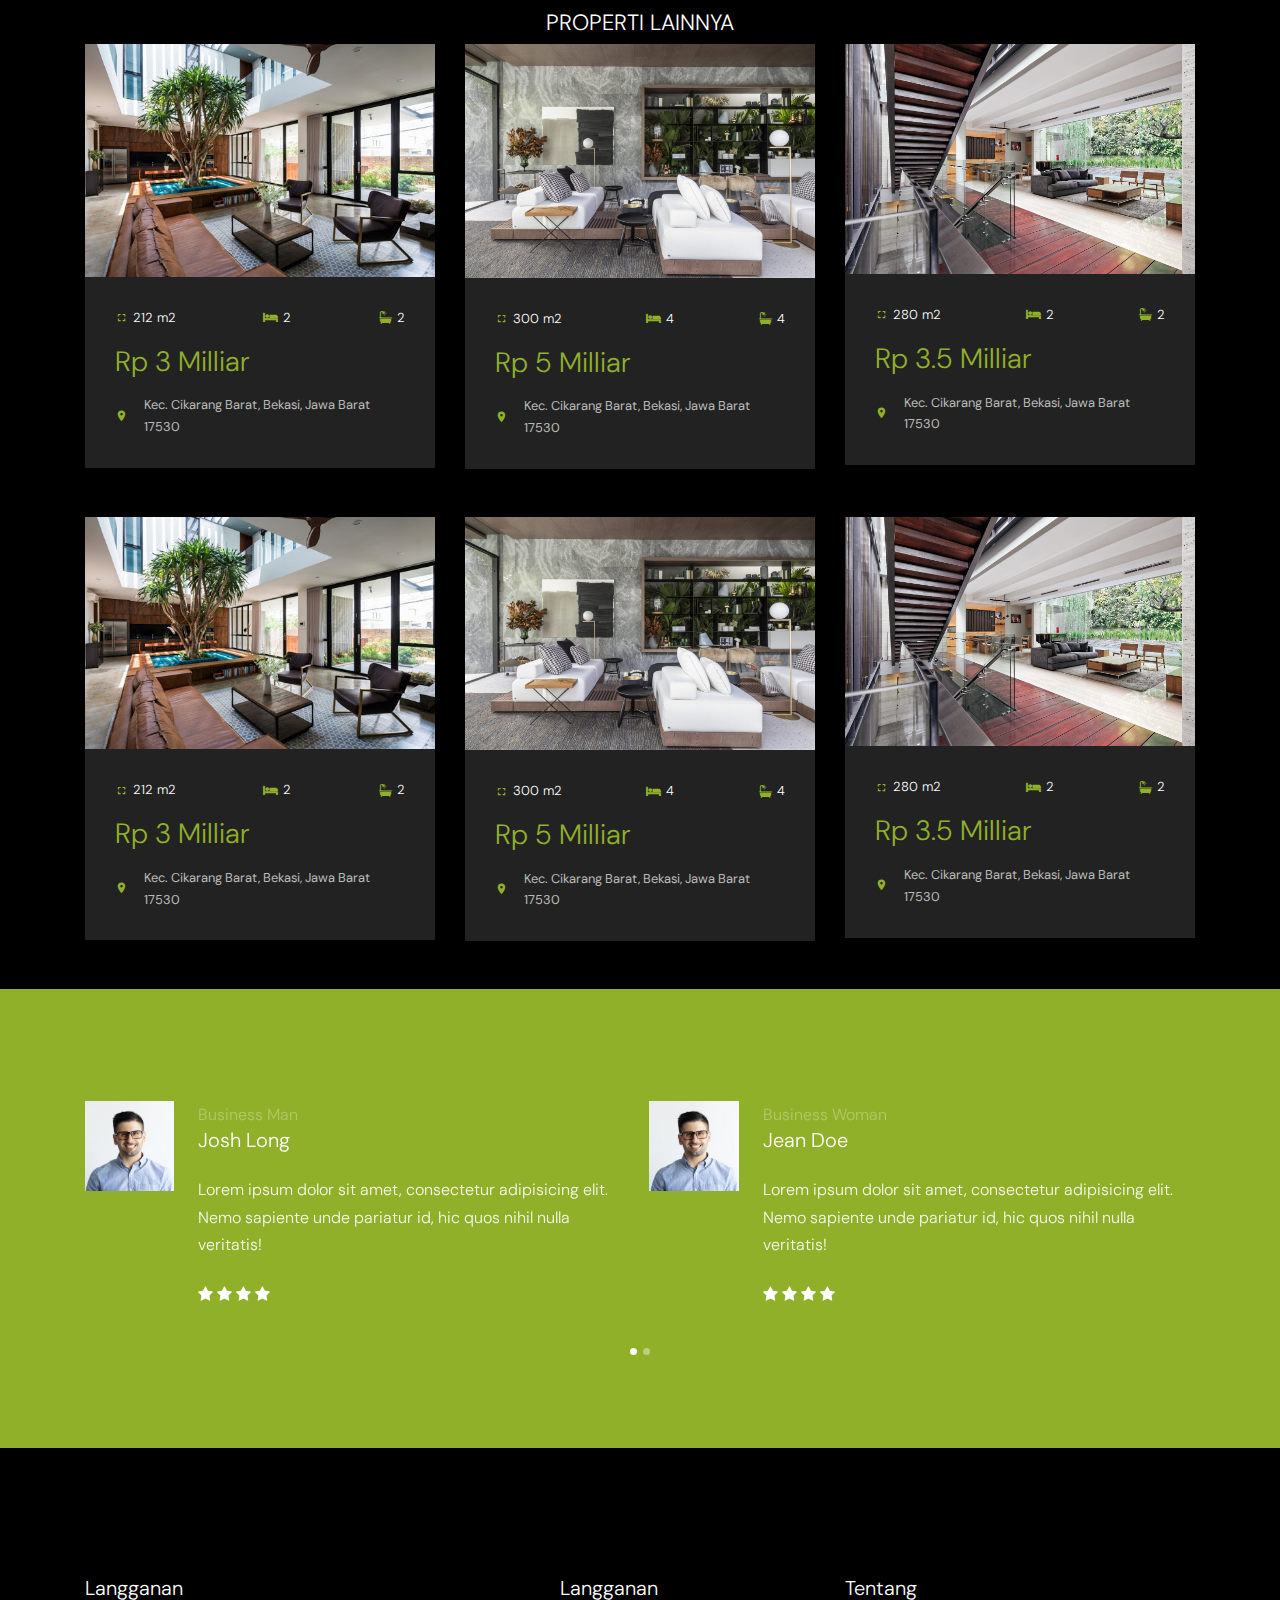
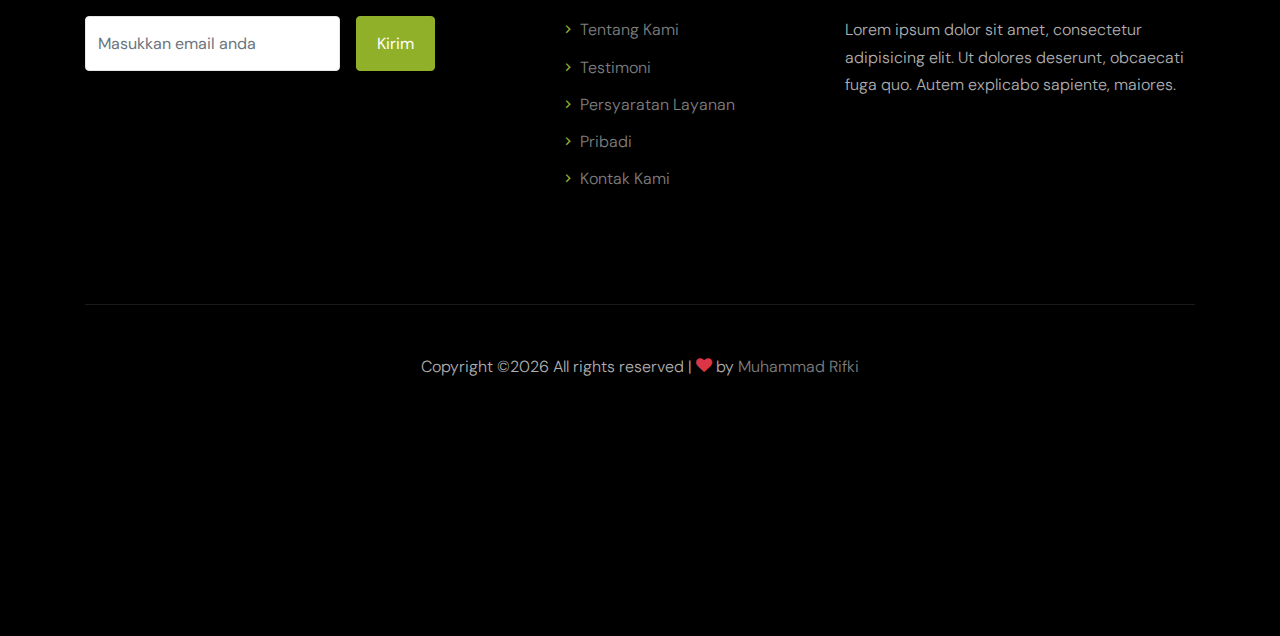
<file: property-single.html>
<!doctype html>
<html lang="en">

  <head>
    <title>Humoni &mdash; Idamannya Hunian</title>
    <meta charset="utf-8">
    <meta name="viewport" content="width=device-width, initial-scale=1, shrink-to-fit=no">

    <link href="https://fonts.googleapis.com/css?family=DM+Sans:300,400,700&display=swap" rel="stylesheet">

    <link rel="stylesheet" href="fonts/icomoon/style.css">

    <link rel="stylesheet" href="css/bootstrap.min.css">
    <link rel="stylesheet" href="css/bootstrap-datepicker.css">
    <link rel="stylesheet" href="css/jquery.fancybox.min.css">
    <link rel="stylesheet" href="css/owl.carousel.min.css">
    <link rel="stylesheet" href="css/owl.theme.default.min.css">
    <link rel="stylesheet" href="fonts/flaticon/font/flaticon.css">
    <link rel="stylesheet" href="css/aos.css">

    <!-- MAIN CSS -->
    <link rel="stylesheet" href="css/style.css">

  </head>

  <body data-spy="scroll" data-target=".site-navbar-target" data-offset="300">

    
    <div class="site-wrap" id="home-section">

      <div class="site-mobile-menu site-navbar-target">
        <div class="site-mobile-menu-header">
          <div class="site-mobile-menu-close mt-3">
            <span class="icon-close2 js-menu-toggle"></span>
          </div>
        </div>
        <div class="site-mobile-menu-body"></div>
      </div>



      <header class="site-navbar site-navbar-target" role="banner">

        <div class="container">
          <div class="row align-items-center position-relative">

            <div class="col-3 ">
              <div class="site-logo">
                <a href="index.html">Humoni</a>
              </div>
            </div>

            <div class="col-9  text-right">
              

              <span class="d-inline-block d-lg-none"><a href="#" class="text-white site-menu-toggle js-menu-toggle py-5 text-white"><span class="icon-menu h3 text-white"></span></a></span>

              

              <nav class="site-navigation text-right ml-auto d-none d-lg-block" role="navigation">
                <ul class="site-menu main-menu js-clone-nav ml-auto ">
                  <li><a href="index.html" class="nav-link">Beranda</a></li>
                  <li><a href="agents.html" class="nav-link">Agen</a></li>
                  <li class="active"><a href="property.html" class="nav-link">Properti</a></li>
                  <li><a href="about.html" class="nav-link">Tentang</a></li>
                  <li><a href="blog.html" class="nav-link">Blog</a></li>
                  <li><a href="contact.html" class="nav-link">Kontak</a></li>
                </ul>
              </nav>
            </div>

            
          </div>
        </div>

      </header>

    <div class="ftco-blocks-cover-1">
      <div class="site-section-cover overlay" data-stellar-background-ratio="0.5" style="background-image: url('images/hero_1.jpg')">
        <div class="container">
          <div class="row align-items-center justify-content-center text-center">
            <div class="col-md-7">
              <span class="h4 text-primary mb-4 d-block">Rp 1 M</span>
              <h1 class="mb-2">Perumahan di Jawa Barat</h1>
              <p class="text-center mb-5"><span class="small address d-flex align-items-center justify-content-center"> <span class="icon-room mr-3 text-primary"></span> <span>Kec. Cikarang Barat, Bekasi, Jawa Barat 17530</span></span></p>
            
                <div class="d-flex media-38289 justify-content-around mb-5">
                  <div class="sq d-flex align-items-center"><span class="wrap-icon icon-fullscreen"></span> <span>250 m2</span></div>
                  <div class="bed d-flex align-items-center"><span class="wrap-icon icon-bed"></span> <span>2</span></div>
                  <div class="bath d-flex align-items-center"><span class="wrap-icon icon-bath"></span> <span>2</span></div>
                </div>
              <p><a href="#" class="btn btn-primary text-white px-4 py-3">Beli Sekarang</a></p>
            </div>
          </div>
        </div>
      </div>
    </div>
    

    
    <div class="site-section">
      <div class="container">
        <div class="row">
          <div class="col-md-8">
            <p>Lorem ipsum dolor sit amet, consectetur adipisicing elit. Non alias labore similique, laboriosam consequuntur tempora, quas accusantium voluptatibus eius, maiores, minima! Ipsam tempore ex qui voluptatum quo voluptas! Incidunt, pariatur.</p>
            <p>Dolorem quaerat tenetur corporis praesentium, soluta debitis culpa asperiores, minus delectus quibusdam amet recusandae aliquam voluptatibus dicta quis, facere tempora eum placeat repellendus maxime nesciunt voluptates totam sapiente commodi. Tenetur.</p>
            <p>Labore natus ullam suscipit distinctio debitis voluptas minima ipsam. Odit, reprehenderit minima distinctio, dolorum ipsam velit, minus labore eum commodi quia quae doloribus impedit blanditiis architecto fugiat delectus provident quas.</p>
            <p>Asperiores temporibus adipisci dolor quasi assumenda est, itaque corrupti, neque facilis beatae natus voluptatibus aperiam mollitia esse ipsam! Quam perferendis facere sed beatae repudiandae rerum laudantium necessitatibus. Incidunt, dolorem, officiis?</p>
            <p>Mollitia impedit omnis ullam earum est, quaerat consectetur voluptates quia, dolore asperiores ipsum eligendi quae iste, facere porro debitis nostrum obcaecati culpa eius perspiciatis alias distinctio. Perferendis, magnam mollitia fuga.</p>
            <p><a href="#" class="btn btn-primary text-white">Kontak Agen</a></p>
          </div>
          <div class="col-md-3 ml-auto">
            <h3 class="mb-5">Agen</h3>
            <div class="person-29381">
              <div class="media-39912">
                <img src="images/person_1.jpg" alt="Image" class="img-fluid">
              </div>
              <h3><a href="#">Josh Long</a></h3>
              <span class="meta d-block mb-4">4 Properti</span>
              <div class="social-32913">
                <a href="#"><span class="icon-facebook"></span></a>
                <a href="#"><span class="icon-twitter"></span></a>
                <a href="#"><span class="icon-instagram"></span></a>
              </div>
            </div>
          </div>
        </div>
      </div>
    </div>

    
    <div class="site-section bg-black">
      <div class="container">


        <div class="row justify-content-center">
          <div class="col-md-6 text-center">
            <h3 class="heading-29201 text-center text-white">Properti lainnya</h3>
            
            
          </div>
        </div>
        
        <div class="row">

          <div class="col-md-4 mb-5">
            <div class="media-38289">
              <a href="property-single.html" class="d-block"><img src="images/img_1.jpg" alt="Image" class="img-fluid"></a>
              <div class="text">
                <div class="d-flex justify-content-between mb-3">
                  <div class="sq d-flex align-items-center"><span class="wrap-icon icon-fullscreen"></span> <span>212 m2</span></div>
                  <div class="bed d-flex align-items-center"><span class="wrap-icon icon-bed"></span> <span>2</span></div>
                  <div class="bath d-flex align-items-center"><span class="wrap-icon icon-bath"></span> <span>2</span></div>
                </div>
                <h3 class="mb-3"><a href="#">Rp 3 Milliar</a></h3>
                <span class="d-block small address d-flex align-items-center"> <span class="icon-room mr-3 text-primary"></span> <span>Kec. Cikarang Barat, Bekasi, Jawa Barat 17530</span></span>
              </div>
            </div>
          </div>
          <div class="col-md-4 mb-5">
            <div class="media-38289">
            <a href="property-single.html" class="d-block"><img src="images/img_2.jpg" alt="Image" class="img-fluid"></a>
            <div class="text">
              <div class="d-flex justify-content-between mb-3">
                <div class="sq d-flex align-items-center"><span class="wrap-icon icon-fullscreen"></span> <span>300 m2</span></div>
                <div class="bed d-flex align-items-center"><span class="wrap-icon icon-bed"></span> <span>4</span></div>
                  <div class="bath d-flex align-items-center"><span class="wrap-icon icon-bath"></span> <span>4</span></div>
              </div>
              <h3 class="mb-3"><a href="#">Rp 5 Milliar</a></h3>
              <span class="d-block small address d-flex align-items-center"> <span class="icon-room mr-3 text-primary"></span> <span>Kec. Cikarang Barat, Bekasi, Jawa Barat 17530</span></span>
            </div>
          </div>
          </div>
          <div class="col-md-4 mb-5">
            <div class="media-38289">
              <a href="property-single.html" class="d-block"><img src="images/img_3.jpg" alt="Image" class="img-fluid"></a>
              <div class="text">
                <div class="d-flex justify-content-between mb-3">
                  <div class="sq d-flex align-items-center"><span class="wrap-icon icon-fullscreen"></span> <span>280 m2</span></div>
                  <div class="bed d-flex align-items-center"><span class="wrap-icon icon-bed"></span> <span>2</span></div>
                  <div class="bath d-flex align-items-center"><span class="wrap-icon icon-bath"></span> <span>2</span></div>
                </div>
                <h3 class="mb-3"><a href="#">Rp 3.5 Milliar</a></h3>
                <span class="d-block small address d-flex align-items-center"> <span class="icon-room mr-3 text-primary"></span> <span>Kec. Cikarang Barat, Bekasi, Jawa Barat 17530</span></span>
              </div>
            </div>
          </div>

          <div class="col-md-4 mb-5">
            <div class="media-38289">
              <a href="property-single.html" class="d-block"><img src="images/img_1.jpg" alt="Image" class="img-fluid"></a>
              <div class="text">
                <div class="d-flex justify-content-between mb-3">
                  <div class="sq d-flex align-items-center"><span class="wrap-icon icon-fullscreen"></span> <span>212 m2</span></div>
                  <div class="bed d-flex align-items-center"><span class="wrap-icon icon-bed"></span> <span>2</span></div>
                  <div class="bath d-flex align-items-center"><span class="wrap-icon icon-bath"></span> <span>2</span></div>
                </div>
                <h3 class="mb-3"><a href="#">Rp 3 Milliar</a></h3>
                <span class="d-block small address d-flex align-items-center"> <span class="icon-room mr-3 text-primary"></span> <span>Kec. Cikarang Barat, Bekasi, Jawa Barat 17530</span></span>
              </div>
            </div>
          </div>
          <div class="col-md-4 mb-5">
            <div class="media-38289">
            <a href="property-single.html" class="d-block"><img src="images/img_2.jpg" alt="Image" class="img-fluid"></a>
            <div class="text">
              <div class="d-flex justify-content-between mb-3">
                <div class="sq d-flex align-items-center"><span class="wrap-icon icon-fullscreen"></span> <span>300 m2</span></div>
                <div class="bed d-flex align-items-center"><span class="wrap-icon icon-bed"></span> <span>4</span></div>
                  <div class="bath d-flex align-items-center"><span class="wrap-icon icon-bath"></span> <span>4</span></div>
              </div>
              <h3 class="mb-3"><a href="#">Rp 5 Milliar</a></h3>
              <span class="d-block small address d-flex align-items-center"> <span class="icon-room mr-3 text-primary"></span> <span>Kec. Cikarang Barat, Bekasi, Jawa Barat 17530</span></span>
            </div>
          </div>
          </div>
          <div class="col-md-4 mb-5">
            <div class="media-38289">
              <a href="property-single.html" class="d-block"><img src="images/img_3.jpg" alt="Image" class="img-fluid"></a>
              <div class="text">
                <div class="d-flex justify-content-between mb-3">
                  <div class="sq d-flex align-items-center"><span class="wrap-icon icon-fullscreen"></span> <span>280 m2</span></div>
                  <div class="bed d-flex align-items-center"><span class="wrap-icon icon-bed"></span> <span>2</span></div>
                  <div class="bath d-flex align-items-center"><span class="wrap-icon icon-bath"></span> <span>2</span></div>
                </div>
                <h3 class="mb-3"><a href="#">Rp 3.5 Milliar</a></h3>
                <span class="d-block small address d-flex align-items-center"> <span class="icon-room mr-3 text-primary"></span> <span>Kec. Cikarang Barat, Bekasi, Jawa Barat 17530</span></span>
              </div>
            </div>
          </div>
      </div>
    </div>


    <div class="site-section bg-primary">
      <div class="container block-13">
        <div class="nonloop-block-13 owl-carousel">
          <div class="testimonial-38920 d-flex align-items-start">
            <div class="pic mr-4"><img src="images/person_1.jpg" alt=""></div>
            <div>
              <span class="meta">Business Man</span>
              <h3 class="mb-4">Josh Long</h3>
              <p>Lorem ipsum dolor sit amet, consectetur adipisicing elit. Nemo sapiente unde pariatur id, hic quos nihil nulla veritatis!</p>
              <div class="mt-4">
                <span class="icon-star text-white"></span>
                <span class="icon-star text-white"></span>
                <span class="icon-star text-white"></span>
                <span class="icon-star text-white"></span>
              </div>
            </div>
          </div>

          <div class="testimonial-38920 d-flex align-items-start">
            <div class="pic mr-4"><img src="images/person_1.jpg" alt=""></div>
            <div>
              <span class="meta">Business Woman</span>
              <h3 class="mb-4">Jean Doe</h3>
              <p>Lorem ipsum dolor sit amet, consectetur adipisicing elit. Nemo sapiente unde pariatur id, hic quos nihil nulla veritatis!</p>
              <div class="mt-4">
                <span class="icon-star text-white"></span>
                <span class="icon-star text-white"></span>
                <span class="icon-star text-white"></span>
                <span class="icon-star text-white"></span>
              </div>
            </div>
          </div>

          <div class="testimonial-38920 d-flex align-items-start">
            <div class="pic mr-4"><img src="images/person_1.jpg" alt=""></div>
            <div>
              <span class="meta">Business Woman</span>
              <h3 class="mb-4">Jean Doe</h3>
              <p>Lorem ipsum dolor sit amet, consectetur adipisicing elit. Nemo sapiente unde pariatur id, hic quos nihil nulla veritatis!</p>
              <div class="mt-4">
                <span class="icon-star text-white"></span>
                <span class="icon-star text-white"></span>
                <span class="icon-star text-white"></span>
                <span class="icon-star text-white"></span>
              </div>
            </div>
          </div>
        </div>
      </div>
    </div>


    

    <footer class="site-footer">
      <div class="container">
        <div class="row">
          <div class="col-md-4">
            <h3 class="text-white h5 mb-3">Langganan</h3>
            <form action="" class="d-flex">
              <input type="text" class="form-control mr-3" placeholder="Masukkan email anda">
              <input type="submit" class="btn btn-primary text-white" value="Kirim">
            </form>
          </div>
          <div class="col-md-3 ml-auto">
            <h3 class="text-white h5 mb-3">Langganan</h3>
            <ul class="list-unstyled menu-arrow">
              <li><a href="#">Tentang Kami</a></li>
              <li><a href="#">Testimoni</a></li>
              <li><a href="#">Persyaratan Layanan</a></li>
              <li><a href="#">Pribadi</a></li>
              <li><a href="#">Kontak Kami</a></li>
            </ul>
          </div>
          <div class="col-md-4">
            <h3 class="text-white h5 mb-3">Tentang</h3>
            <p>Lorem ipsum dolor sit amet, consectetur adipisicing elit. Ut dolores deserunt, obcaecati fuga quo. Autem explicabo sapiente, maiores.</p>
          </div>
        </div>
        <div class="row pt-5 mt-5 text-center">
          <div class="col-md-12">
            <div class="border-top pt-5">
              <p>
            <!-- Link back to Colorlib can't be removed. Template is licensed under CC BY 3.0. -->
            Copyright &copy;<script>document.write(new Date().getFullYear());</script> All rights reserved | <i class="icon-heart text-danger" aria-hidden="true"></i> by <a href="#" target="_blank" >Muhammad Rifki</a>
            <!-- Link back to Colorlib can't be removed. Template is licensed under CC BY 3.0. -->
            </p>
            </div>
          </div>

        </div>
      </div>
    </footer>

    </div>

    <script src="js/jquery-3.3.1.min.js"></script>
    <script src="js/jquery-migrate-3.0.0.js"></script>
    <script src="js/popper.min.js"></script>
    <script src="js/bootstrap.min.js"></script>
    <script src="js/owl.carousel.min.js"></script>
    <script src="js/jquery.sticky.js"></script>
    <script src="js/jquery.waypoints.min.js"></script>
    <script src="js/jquery.animateNumber.min.js"></script>
    <script src="js/jquery.fancybox.min.js"></script>
    <script src="js/jquery.stellar.min.js"></script>
    <script src="js/jquery.easing.1.3.js"></script>
    <script src="js/bootstrap-datepicker.min.js"></script>
    <script src="js/aos.js"></script>

    <script src="js/main.js"></script>

  </body>

</html>
</file>
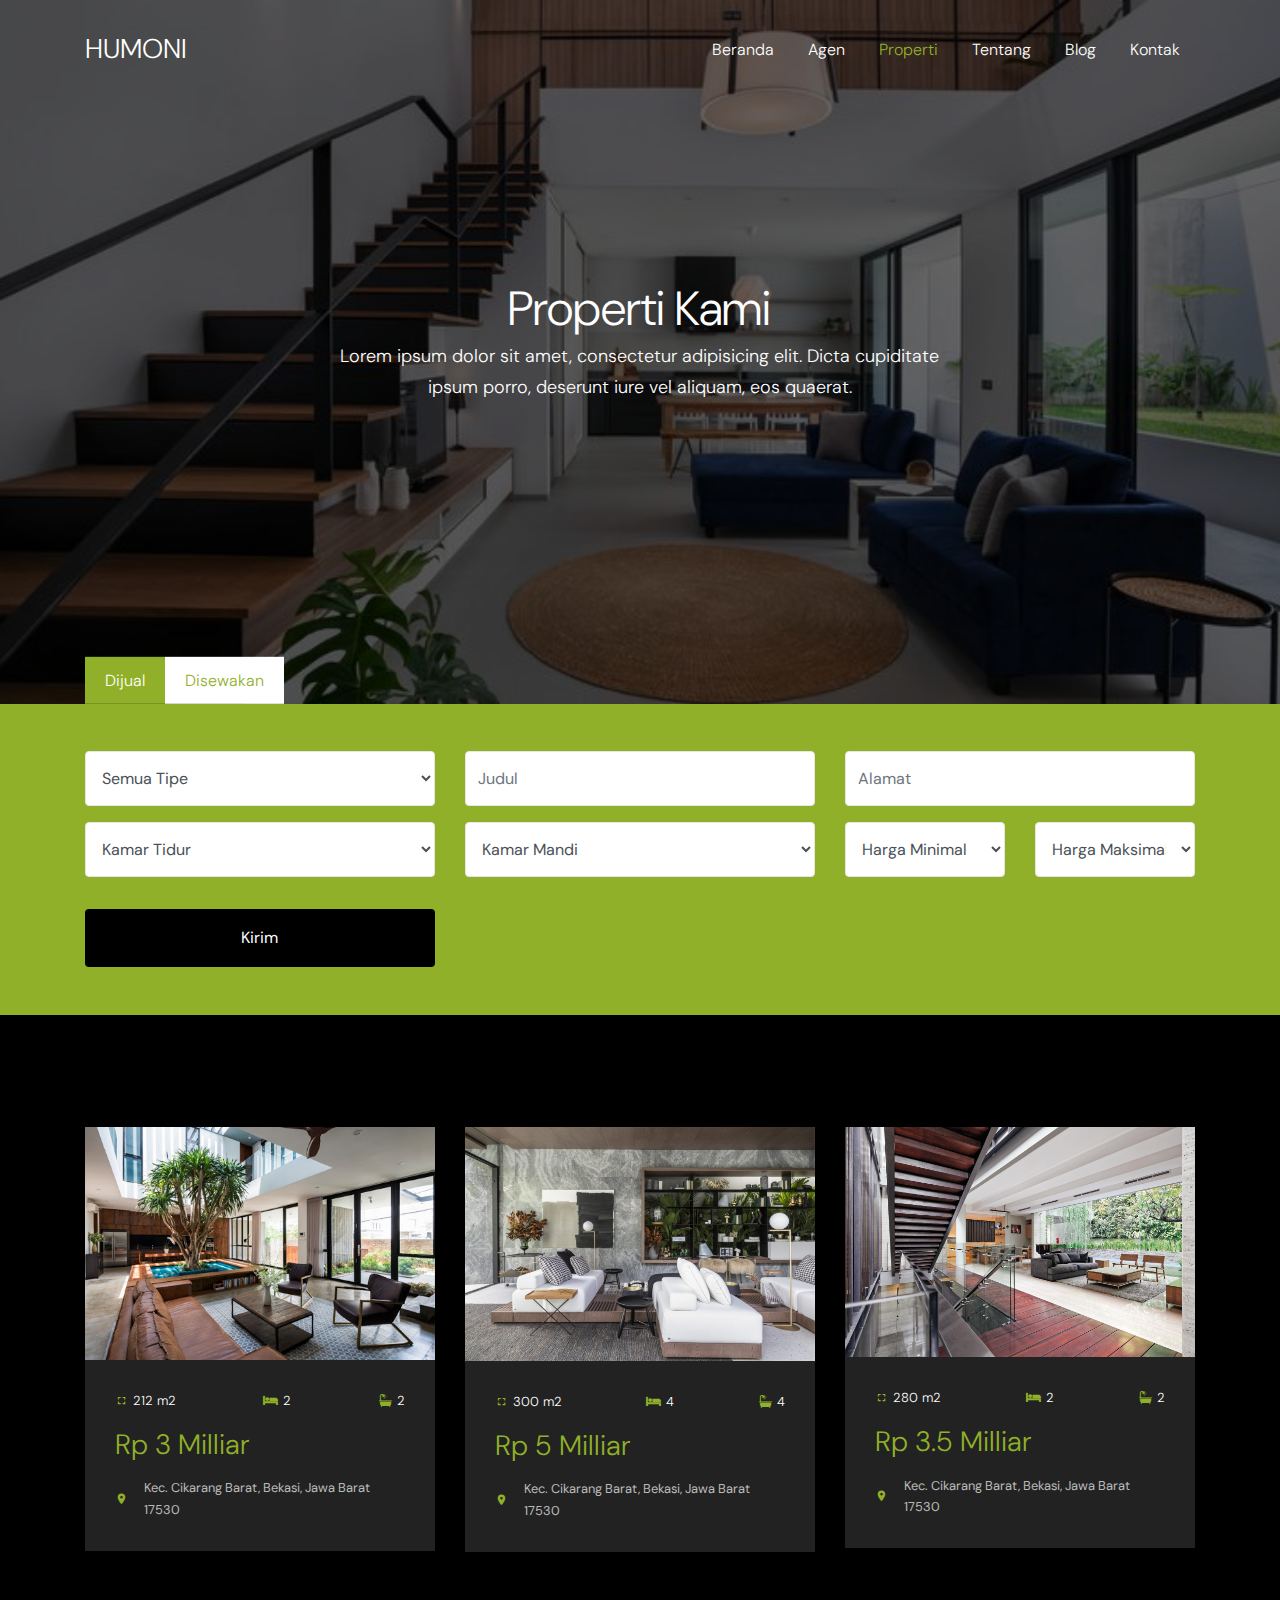
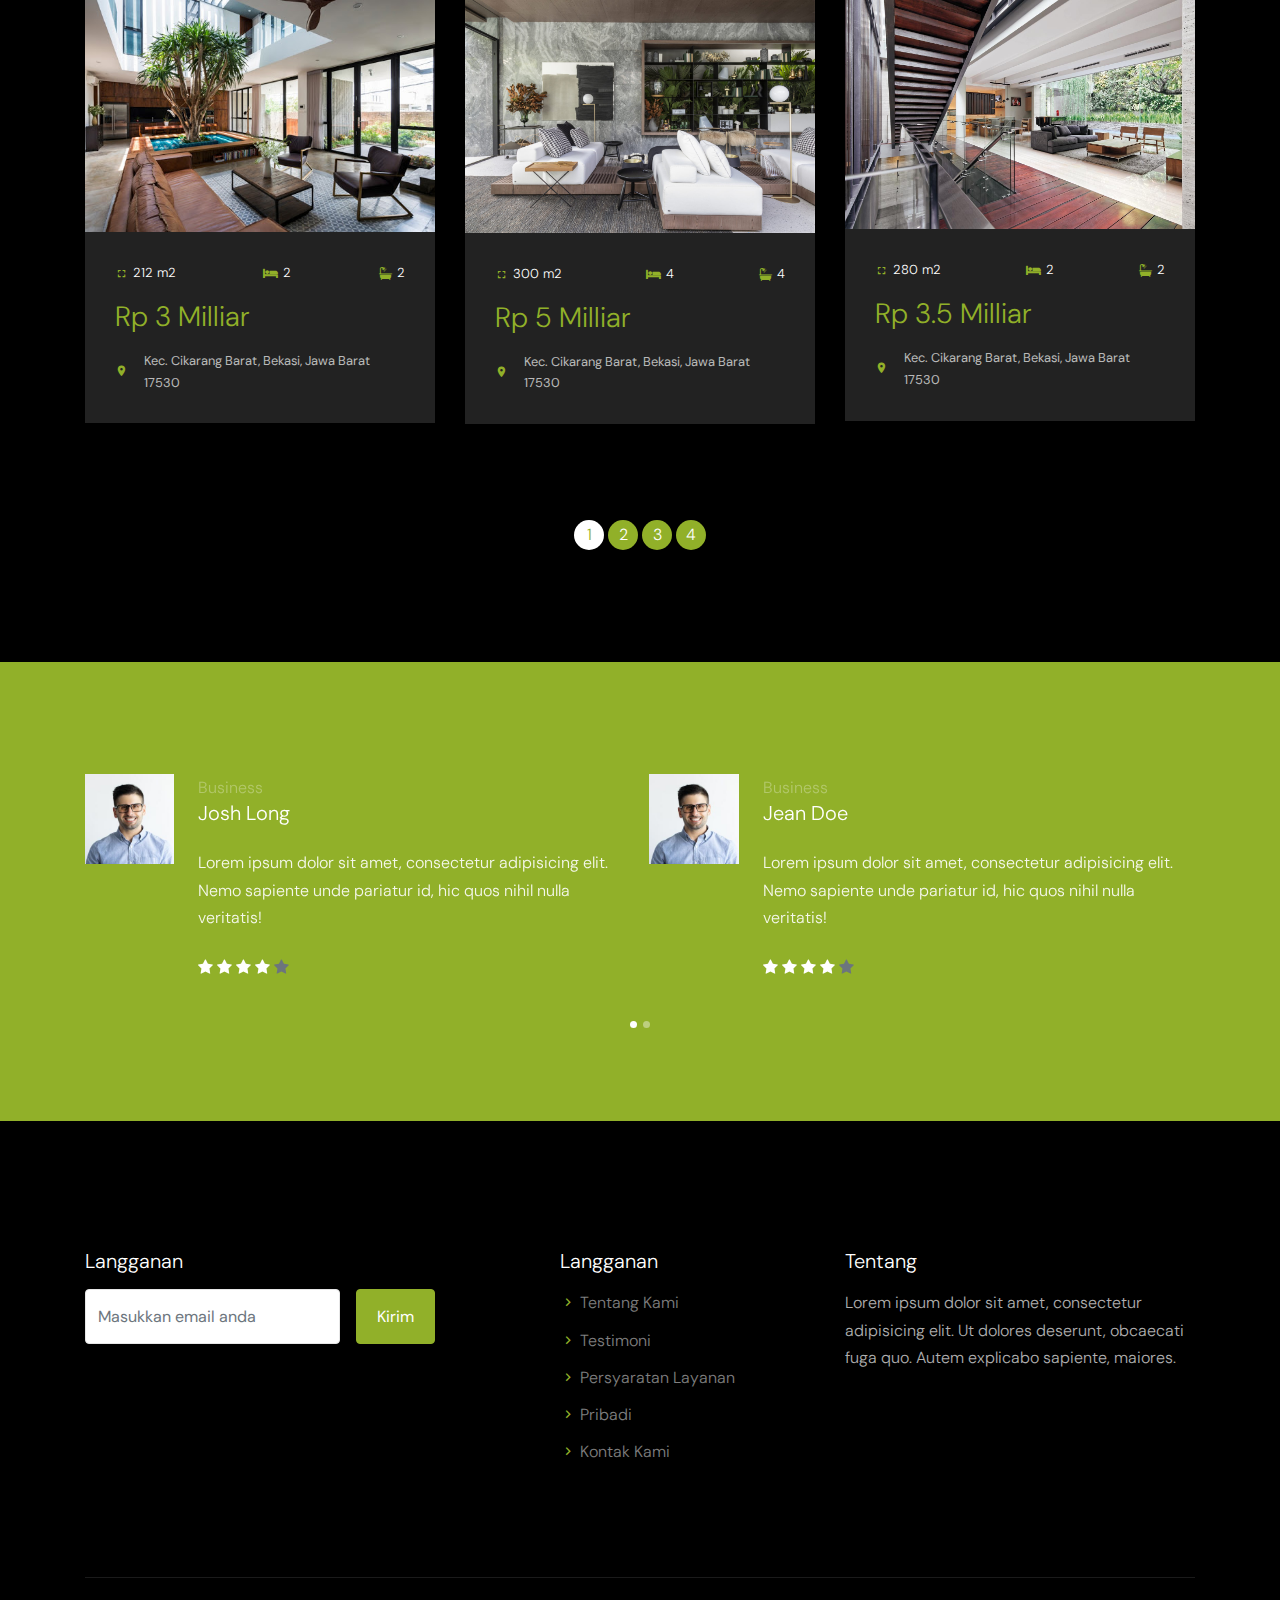
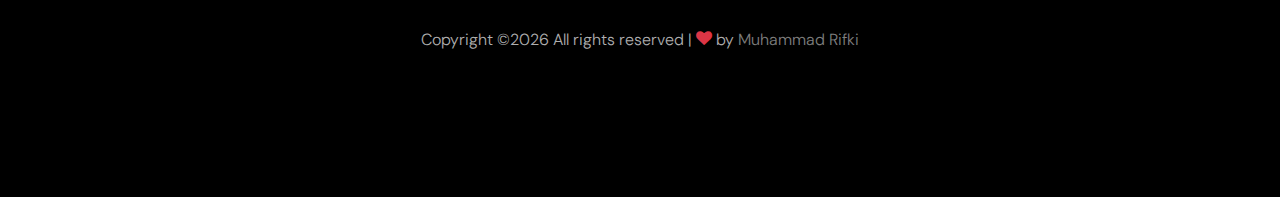
<file: property.html>
<!doctype html>
<html lang="en">

  <head>
    <title>Humoni &mdash; Idamannya Hunian</title>
    <meta charset="utf-8">
    <meta name="viewport" content="width=device-width, initial-scale=1, shrink-to-fit=no">

    <link href="https://fonts.googleapis.com/css?family=DM+Sans:300,400,700&display=swap" rel="stylesheet">

    <link rel="stylesheet" href="fonts/icomoon/style.css">

    <link rel="stylesheet" href="css/bootstrap.min.css">
    <link rel="stylesheet" href="css/bootstrap-datepicker.css">
    <link rel="stylesheet" href="css/jquery.fancybox.min.css">
    <link rel="stylesheet" href="css/owl.carousel.min.css">
    <link rel="stylesheet" href="css/owl.theme.default.min.css">
    <link rel="stylesheet" href="fonts/flaticon/font/flaticon.css">
    <link rel="stylesheet" href="css/aos.css">

    <!-- MAIN CSS -->
    <link rel="stylesheet" href="css/style.css">

  </head>

  <body data-spy="scroll" data-target=".site-navbar-target" data-offset="300">

    
    <div class="site-wrap" id="home-section">

      <div class="site-mobile-menu site-navbar-target">
        <div class="site-mobile-menu-header">
          <div class="site-mobile-menu-close mt-3">
            <span class="icon-close2 js-menu-toggle"></span>
          </div>
        </div>
        <div class="site-mobile-menu-body"></div>
      </div>



      <header class="site-navbar site-navbar-target" role="banner">

        <div class="container">
          <div class="row align-items-center position-relative">

            <div class="col-3 ">
              <div class="site-logo">
                <a href="index.html">Humoni</a>
              </div>
            </div>

            <div class="col-9  text-right">
              

              <span class="d-inline-block d-lg-none"><a href="#" class="text-white site-menu-toggle js-menu-toggle py-5 text-white"><span class="icon-menu h3 text-white"></span></a></span>

              

              <nav class="site-navigation text-right ml-auto d-none d-lg-block" role="navigation">
                <ul class="site-menu main-menu js-clone-nav ml-auto ">
                  <li><a href="index.html" class="nav-link">Beranda</a></li>
                  <li><a href="agents.html" class="nav-link">Agen</a></li>
                  <li class="active"><a href="property.html" class="nav-link">Properti</a></li>
                  <li><a href="about.html" class="nav-link">Tentang</a></li>
                  <li><a href="blog.html" class="nav-link">Blog</a></li>
                  <li><a href="contact.html" class="nav-link">Kontak</a></li>
                </ul>
              </nav>
            </div>

            
          </div>
        </div>

      </header>

    <div class="ftco-blocks-cover-1">
      <div class="site-section-cover overlay" data-stellar-background-ratio="0.5" style="background-image: url('images/hero_1.jpg')">
        <div class="container">
          <div class="row align-items-center justify-content-center text-center">
            <div class="col-md-7">
              <h1 class="mb-2">Properti Kami</h1>
              <p class="text-white">Lorem ipsum dolor sit amet, consectetur adipisicing elit. Dicta cupiditate ipsum porro, deserunt iure vel aliquam, eos quaerat.</p>
            </div>
          </div>
        </div>
      </div>
    </div>
    

    <form action="">
      <div class="realestate-filter">
        <div class="container">
          <div class="realestate-filter-wrap nav">
            <a href="#for-rent" class="active" data-toggle="tab" id="rent-tab" aria-controls="rent" aria-selected="true">Dijual</a>
            <a href="#for-sale" class="" data-toggle="tab" id="sale-tab" aria-controls="sale" aria-selected="false">Disewakan</a>
          </div>
        </div>
      </div>
      
      <div class="realestate-tabpane pb-5">
        <div class="container tab-content">
           <div class="tab-pane active" id="for-rent" role="tabpanel" aria-labelledby="rent-tab">

             <div class="row">
               <div class="col-md-4 form-group">
                 <select name="" id="" class="form-control w-100">
                   <option value="">Semua Tipe</option>
                   <option value="">Townhouses</option>
                   <option value="">Duplexes</option>
                   <option value="">Quadplexes</option>
                   <option value="">Condominiums</option>
                 </select>
               </div>
               <div class="col-md-4 form-group">
                 <input type="text" class="form-control" placeholder="Judul">
               </div>
               <div class="col-md-4 form-group">
                 <input type="text" class="form-control" placeholder="Alamat">
               </div>
             </div>

             <div class="row">
               <div class="col-md-4 form-group">
                 <select name="" id="" class="form-control w-100">
                   <option value="">Kamar Tidur</option>
                   <option value="">0</option>
                   <option value="">1</option>
                   <option value="">2</option>
                   <option value="">3+</option>
                 </select>
               </div>
               <div class="col-md-4 form-group">
                 <select name="" id="" class="form-control w-100">
                   <option value="">Kamar Mandi</option>
                   <option value="">0</option>
                   <option value="">1</option>
                   <option value="">2</option>
                   <option value="">3+</option>
                 </select>
               </div>
               <div class="col-md-4 form-group">
                 <div class="row">
                   <div class="col-md-6 form-group">
                     <select name="" id="" class="form-control w-100">
                      <option value="">Harga Minimal</option>
                      <option value="">Rp 1.5 Milliar</option>
                      <option value="">Rp 2 Milliar</option>
                      <option value="">Rp 3.5 Milliar</option>
                      <option value="">Rp.5 Milliar</option>
                     </select>
                   </div>
                   <div class="col-md-6">
                     <select name="" id="" class="form-control w-100">
                      <option value="">Harga Maksimal</option>
                      <option value="">Rp 400 Milliar</option>
                      <option value="">Rp 600 Milliar</option>
                      <option value="">Rp 750 Milliar</option>
                      <option value="">Rp 900 Milliar</option>
                      <option value="">Rp 950 Milliar</option>
                     </select>
                   </div>
                 </div>
               </div>
             </div>
             <div class="row">
               <div class="col-md-4">
                 <input type="submit" class="btn btn-black py-3 btn-block" value="Kirim">
               </div>
             </div>

           </div>
           <div class="tab-pane" id="for-sale" role="tabpanel" aria-labelledby="sale-tab">
             <div class="row">
               <div class="col-md-4 form-group">
                 <select name="" id="" class="form-control w-100">
                   <option value="">Semua Tipe</option>
                   <option value="">Townhouses</option>
                   <option value="">Duplexes</option>
                   <option value="">Quadplexes</option>
                   <option value="">Condominiums</option>
                 </select>
               </div>
               <div class="col-md-4 form-group">
                 <input type="text" class="form-control" placeholder="Judul">
               </div>
               <div class="col-md-4 form-group">
                 <input type="text" class="form-control" placeholder="Alamat">
               </div>
             </div>

             <div class="row">
               <div class="col-md-4 form-group">
                 <select name="" id="" class="form-control w-100">
                   <option value="">Kamar Tidur</option>
                   <option value="">0</option>
                   <option value="">1</option>
                   <option value="">2</option>
                   <option value="">3+</option>
                 </select>
               </div>
               <div class="col-md-4 form-group">
                 <select name="" id="" class="form-control w-100">
                   <option value="">Kamar Mandi</option>
                   <option value="">0</option>
                   <option value="">1</option>
                   <option value="">2</option>
                   <option value="">3+</option>
                 </select>
               </div>
               <div class="col-md-4 form-group">
                 <div class="row">
                   <div class="col-md-6 form-group">
                     <select name="" id="" class="form-control w-100">
                      <option value="">Harga Minimal</option>
                      <option value="">Rp 1.5 Milliar</option>
                      <option value="">Rp 2 Milliar</option>
                      <option value="">Rp 3.5 Milliar</option>
                      <option value="">Rp.5 Milliar</option>
                     </select>
                   </div>
                   <div class="col-md-6">
                     <select name="" id="" class="form-control w-100">
                      <option value="">Harga Maksimal</option>
                      <option value="">Rp 400 Milliar</option>
                      <option value="">Rp 600 Milliar</option>
                      <option value="">Rp 750 Milliar</option>
                      <option value="">Rp 900 Milliar</option>
                      <option value="">Rp 950 Milliar</option>
                     </select>
                   </div>
                 </div>
               </div>
             </div>
             <div class="row">
               <div class="col-md-4">
                 <input type="submit" class="btn btn-black py-3 btn-block" value="Kirim">
               </div>
             </div>

           </div>
        </div>
      </div>
    </form>
    

    
    <div class="site-section bg-black">
      <div class="container">
        
        <div class="row">

          <div class="col-md-4 mb-5">
            <div class="media-38289">
              <a href="property-single.html" class="d-block"><img src="images/img_1.jpg" alt="Image" class="img-fluid"></a>
              <div class="text">
                <div class="d-flex justify-content-between mb-3">
                  <div class="sq d-flex align-items-center"><span class="wrap-icon icon-fullscreen"></span> <span>212 m2</span></div>
                  <div class="bed d-flex align-items-center"><span class="wrap-icon icon-bed"></span> <span>2</span></div>
                  <div class="bath d-flex align-items-center"><span class="wrap-icon icon-bath"></span> <span>2</span></div>
                </div>
                <h3 class="mb-3"><a href="#">Rp 3 Milliar</a></h3>
                <span class="d-block small address d-flex align-items-center"> <span class="icon-room mr-3 text-primary"></span> <span>Kec. Cikarang Barat, Bekasi, Jawa Barat 17530</span></span>
              </div>
            </div>
          </div>
          <div class="col-md-4 mb-5">
            <div class="media-38289">
            <a href="property-single.html" class="d-block"><img src="images/img_2.jpg" alt="Image" class="img-fluid"></a>
            <div class="text">
              <div class="d-flex justify-content-between mb-3">
                <div class="sq d-flex align-items-center"><span class="wrap-icon icon-fullscreen"></span> <span>300 m2</span></div>
                <div class="bed d-flex align-items-center"><span class="wrap-icon icon-bed"></span> <span>4</span></div>
                  <div class="bath d-flex align-items-center"><span class="wrap-icon icon-bath"></span> <span>4</span></div>
              </div>
              <h3 class="mb-3"><a href="#">Rp 5 Milliar</a></h3>
              <span class="d-block small address d-flex align-items-center"> <span class="icon-room mr-3 text-primary"></span> <span>Kec. Cikarang Barat, Bekasi, Jawa Barat 17530</span></span>
            </div>
          </div>
          </div>
          <div class="col-md-4 mb-5">
            <div class="media-38289">
              <a href="property-single.html" class="d-block"><img src="images/img_3.jpg" alt="Image" class="img-fluid"></a>
              <div class="text">
                <div class="d-flex justify-content-between mb-3">
                  <div class="sq d-flex align-items-center"><span class="wrap-icon icon-fullscreen"></span> <span>280 m2</span></div>
                  <div class="bed d-flex align-items-center"><span class="wrap-icon icon-bed"></span> <span>2</span></div>
                  <div class="bath d-flex align-items-center"><span class="wrap-icon icon-bath"></span> <span>2</span></div>
                </div>
                <h3 class="mb-3"><a href="#">Rp 3.5 Milliar</a></h3>
                <span class="d-block small address d-flex align-items-center"> <span class="icon-room mr-3 text-primary"></span> <span>Kec. Cikarang Barat, Bekasi, Jawa Barat 17530</span></span>
              </div>
            </div>
          </div>

          <div class="col-md-4 mb-5">
            <div class="media-38289">
              <a href="property-single.html" class="d-block"><img src="images/img_1.jpg" alt="Image" class="img-fluid"></a>
              <div class="text">
                <div class="d-flex justify-content-between mb-3">
                  <div class="sq d-flex align-items-center"><span class="wrap-icon icon-fullscreen"></span> <span>212 m2</span></div>
                  <div class="bed d-flex align-items-center"><span class="wrap-icon icon-bed"></span> <span>2</span></div>
                  <div class="bath d-flex align-items-center"><span class="wrap-icon icon-bath"></span> <span>2</span></div>
                </div>
                <h3 class="mb-3"><a href="#">Rp 3 Milliar</a></h3>
                <span class="d-block small address d-flex align-items-center"> <span class="icon-room mr-3 text-primary"></span> <span>Kec. Cikarang Barat, Bekasi, Jawa Barat 17530</span></span>
              </div>
            </div>
          </div>
          <div class="col-md-4 mb-5">
            <div class="media-38289">
            <a href="property-single.html" class="d-block"><img src="images/img_2.jpg" alt="Image" class="img-fluid"></a>
            <div class="text">
              <div class="d-flex justify-content-between mb-3">
                <div class="sq d-flex align-items-center"><span class="wrap-icon icon-fullscreen"></span> <span>300 m2</span></div>
                <div class="bed d-flex align-items-center"><span class="wrap-icon icon-bed"></span> <span>4</span></div>
                  <div class="bath d-flex align-items-center"><span class="wrap-icon icon-bath"></span> <span>4</span></div>
              </div>
              <h3 class="mb-3"><a href="#">Rp 5 Milliar</a></h3>
              <span class="d-block small address d-flex align-items-center"> <span class="icon-room mr-3 text-primary"></span> <span>Kec. Cikarang Barat, Bekasi, Jawa Barat 17530</span></span>
            </div>
          </div>
          </div>
          <div class="col-md-4 mb-5">
            <div class="media-38289">
              <a href="property-single.html" class="d-block"><img src="images/img_3.jpg" alt="Image" class="img-fluid"></a>
              <div class="text">
                <div class="d-flex justify-content-between mb-3">
                  <div class="sq d-flex align-items-center"><span class="wrap-icon icon-fullscreen"></span> <span>280 m2</span></div>
                  <div class="bed d-flex align-items-center"><span class="wrap-icon icon-bed"></span> <span>2</span></div>
                  <div class="bath d-flex align-items-center"><span class="wrap-icon icon-bath"></span> <span>2</span></div>
                </div>
                <h3 class="mb-3"><a href="#">Rp 3.5 Milliar</a></h3>
                <span class="d-block small address d-flex align-items-center"> <span class="icon-room mr-3 text-primary"></span> <span>Kec. Cikarang Barat, Bekasi, Jawa Barat 17530</span></span>
              </div>
            </div>
          </div>


          <div class="col-12 mt-5 text-center pagination-39291">
            <span class="active">1</span>
            <a href="#">2</a>
            <a href="#">3</a>
            <a href="#">4</a>
          </div>

          
          
        </div>
      </div>
    </div>


    <div class="site-section bg-primary">
      <div class="container block-13">
        <div class="nonloop-block-13 owl-carousel">
          <div class="testimonial-38920 d-flex align-items-start">
            <div class="pic mr-4"><img src="images/person_1.jpg" alt=""></div>
            <div>
              <span class="meta">Business</span>
              <h3 class="mb-4">Josh Long</h3>
              <p>Lorem ipsum dolor sit amet, consectetur adipisicing elit. Nemo sapiente unde pariatur id, hic quos nihil nulla veritatis!</p>
              <div class="mt-4">
                <span class="icon-star text-white"></span>
                <span class="icon-star text-white"></span>
                <span class="icon-star text-white"></span>
                <span class="icon-star text-white"></span>
                <span class="icon-star text-secondary"></span>
              </div>
            </div>
          </div>

          <div class="testimonial-38920 d-flex align-items-start">
            <div class="pic mr-4"><img src="images/person_1.jpg" alt=""></div>
            <div>
              <span class="meta">Business</span>
              <h3 class="mb-4">Jean Doe</h3>
              <p>Lorem ipsum dolor sit amet, consectetur adipisicing elit. Nemo sapiente unde pariatur id, hic quos nihil nulla veritatis!</p>
              <div class="mt-4">
                <span class="icon-star text-white"></span>
                <span class="icon-star text-white"></span>
                <span class="icon-star text-white"></span>
                <span class="icon-star text-white"></span>
                <span class="icon-star text-secondary"></span>
              </div>
            </div>
          </div>

          <div class="testimonial-38920 d-flex align-items-start">
            <div class="pic mr-4"><img src="images/person_1.jpg" alt=""></div>
            <div>
              <span class="meta">Business</span>
              <h3 class="mb-4">Jean Doe</h3>
              <p>Lorem ipsum dolor sit amet, consectetur adipisicing elit. Nemo sapiente unde pariatur id, hic quos nihil nulla veritatis!</p>
              <div class="mt-4">
                <span class="icon-star text-white"></span>
                <span class="icon-star text-white"></span>
                <span class="icon-star text-white"></span>
                <span class="icon-star text-white"></span>
                <span class="icon-star text-secondary"></span>
              </div>
            </div>
          </div>
        </div>
      </div>
    </div>


    

    <footer class="site-footer">
      <div class="container">
        <div class="row">
          <div class="col-md-4">
            <h3 class="text-white h5 mb-3">Langganan</h3>
            <form action="" class="d-flex">
              <input type="text" class="form-control mr-3" placeholder="Masukkan email anda">
              <input type="submit" class="btn btn-primary text-white" value="Kirim">
            </form>
          </div>
          <div class="col-md-3 ml-auto">
            <h3 class="text-white h5 mb-3">Langganan</h3>
            <ul class="list-unstyled menu-arrow">
              <li><a href="#">Tentang Kami</a></li>
              <li><a href="#">Testimoni</a></li>
              <li><a href="#">Persyaratan Layanan</a></li>
              <li><a href="#">Pribadi</a></li>
              <li><a href="#">Kontak Kami</a></li>
            </ul>
          </div>
          <div class="col-md-4">
            <h3 class="text-white h5 mb-3">Tentang</h3>
            <p>Lorem ipsum dolor sit amet, consectetur adipisicing elit. Ut dolores deserunt, obcaecati fuga quo. Autem explicabo sapiente, maiores.</p>
          </div>
        </div>
        <div class="row pt-5 mt-5 text-center">
          <div class="col-md-12">
            <div class="border-top pt-5">
              <p>
            <!-- Link back to Colorlib can't be removed. Template is licensed under CC BY 3.0. -->
            Copyright &copy;<script>document.write(new Date().getFullYear());</script> All rights reserved | <i class="icon-heart text-danger" aria-hidden="true"></i> by <a href="#" target="_blank" >Muhammad Rifki</a>
            <!-- Link back to Colorlib can't be removed. Template is licensed under CC BY 3.0. -->
            </p>
            </div>
          </div>

        </div>
      </div>
    </footer>

    </div>

    <script src="js/jquery-3.3.1.min.js"></script>
    <script src="js/jquery-migrate-3.0.0.js"></script>
    <script src="js/popper.min.js"></script>
    <script src="js/bootstrap.min.js"></script>
    <script src="js/owl.carousel.min.js"></script>
    <script src="js/jquery.sticky.js"></script>
    <script src="js/jquery.waypoints.min.js"></script>
    <script src="js/jquery.animateNumber.min.js"></script>
    <script src="js/jquery.fancybox.min.js"></script>
    <script src="js/jquery.stellar.min.js"></script>
    <script src="js/jquery.easing.1.3.js"></script>
    <script src="js/bootstrap-datepicker.min.js"></script>
    <script src="js/aos.js"></script>

    <script src="js/main.js"></script>

  </body>

</html>
</file>
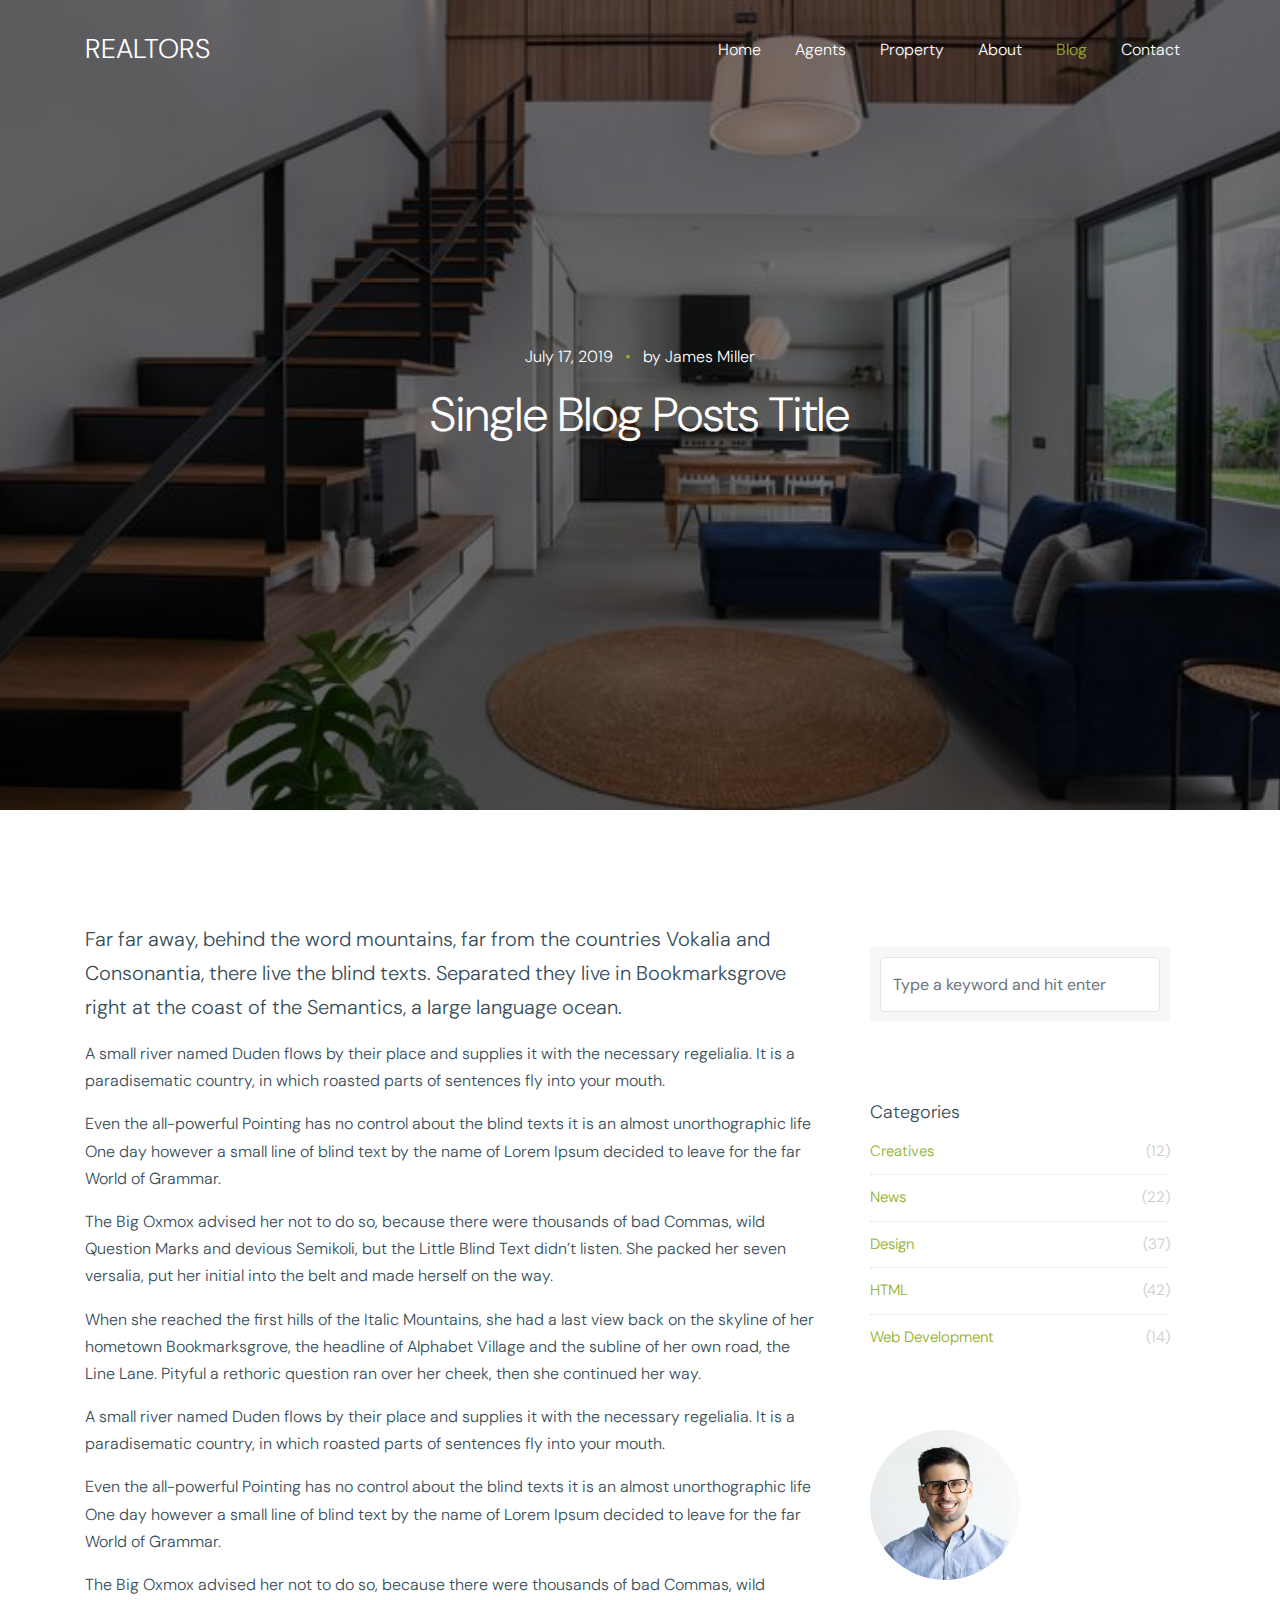
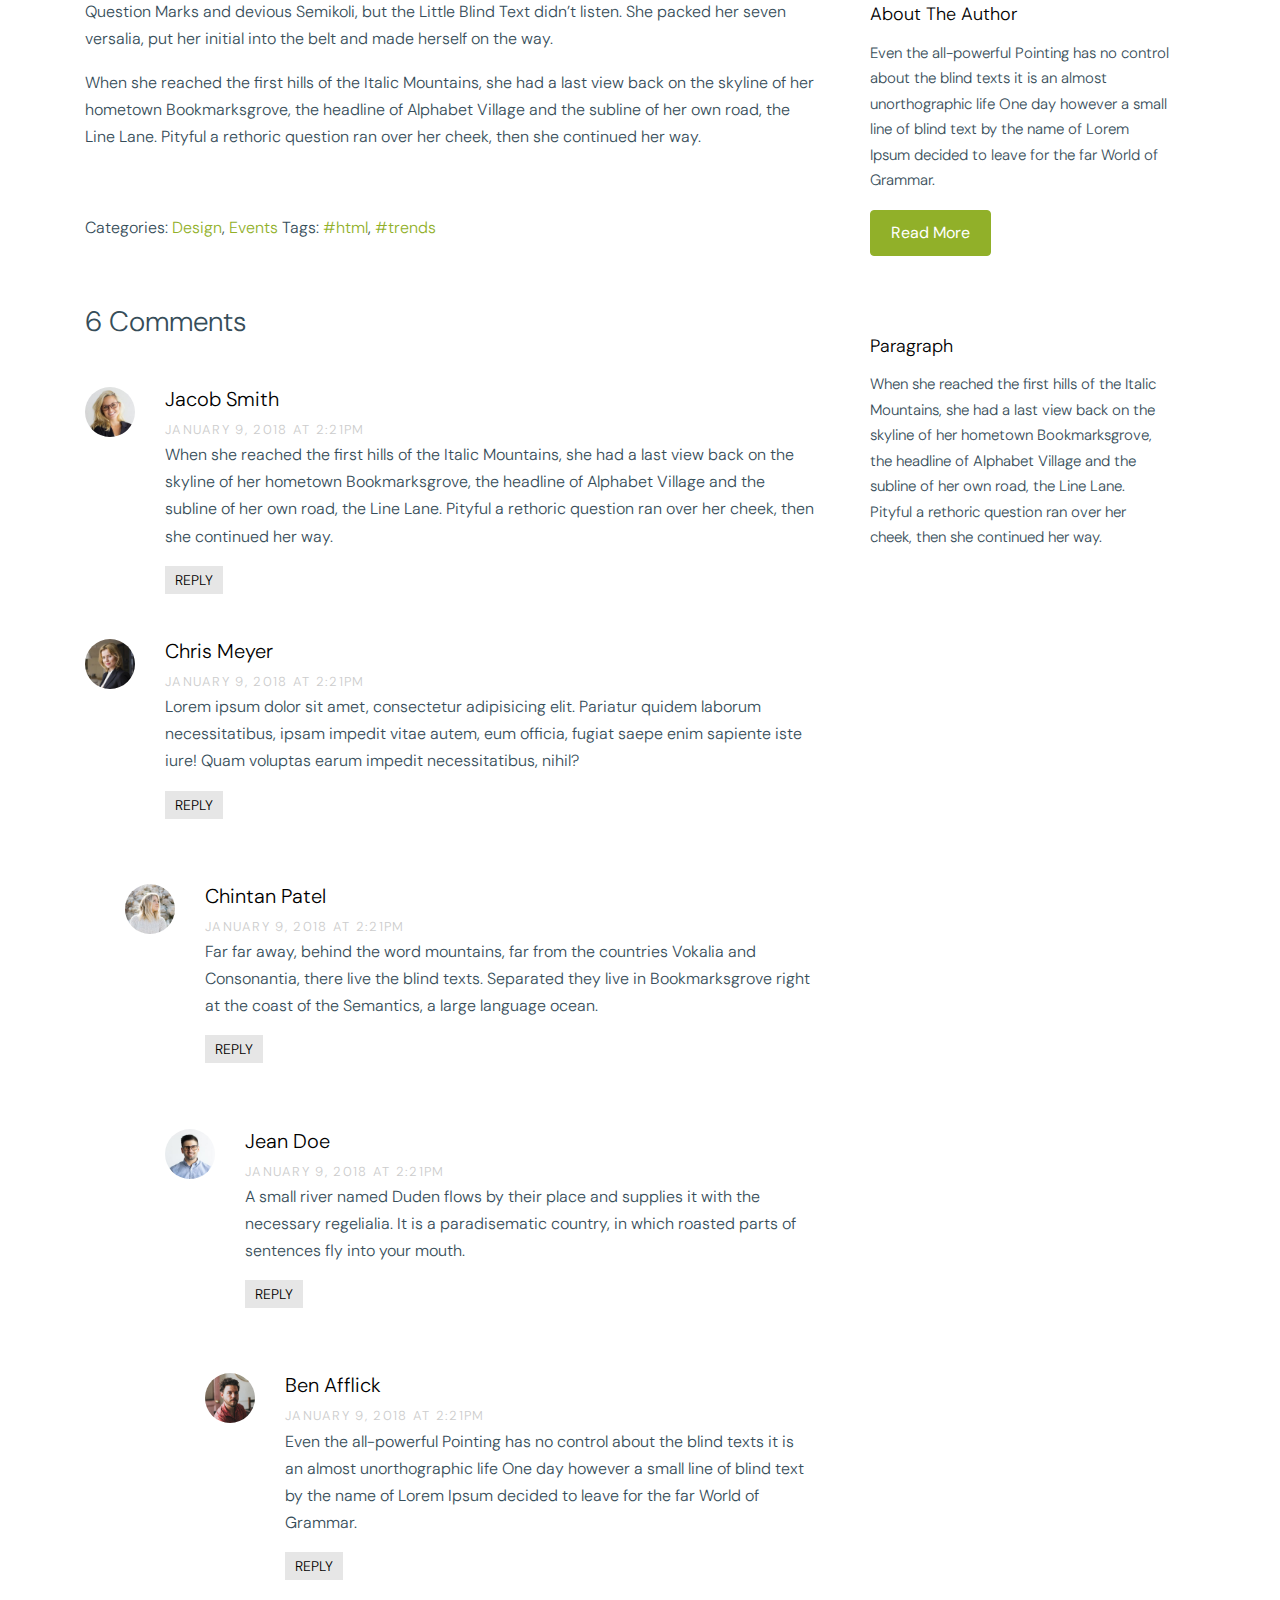
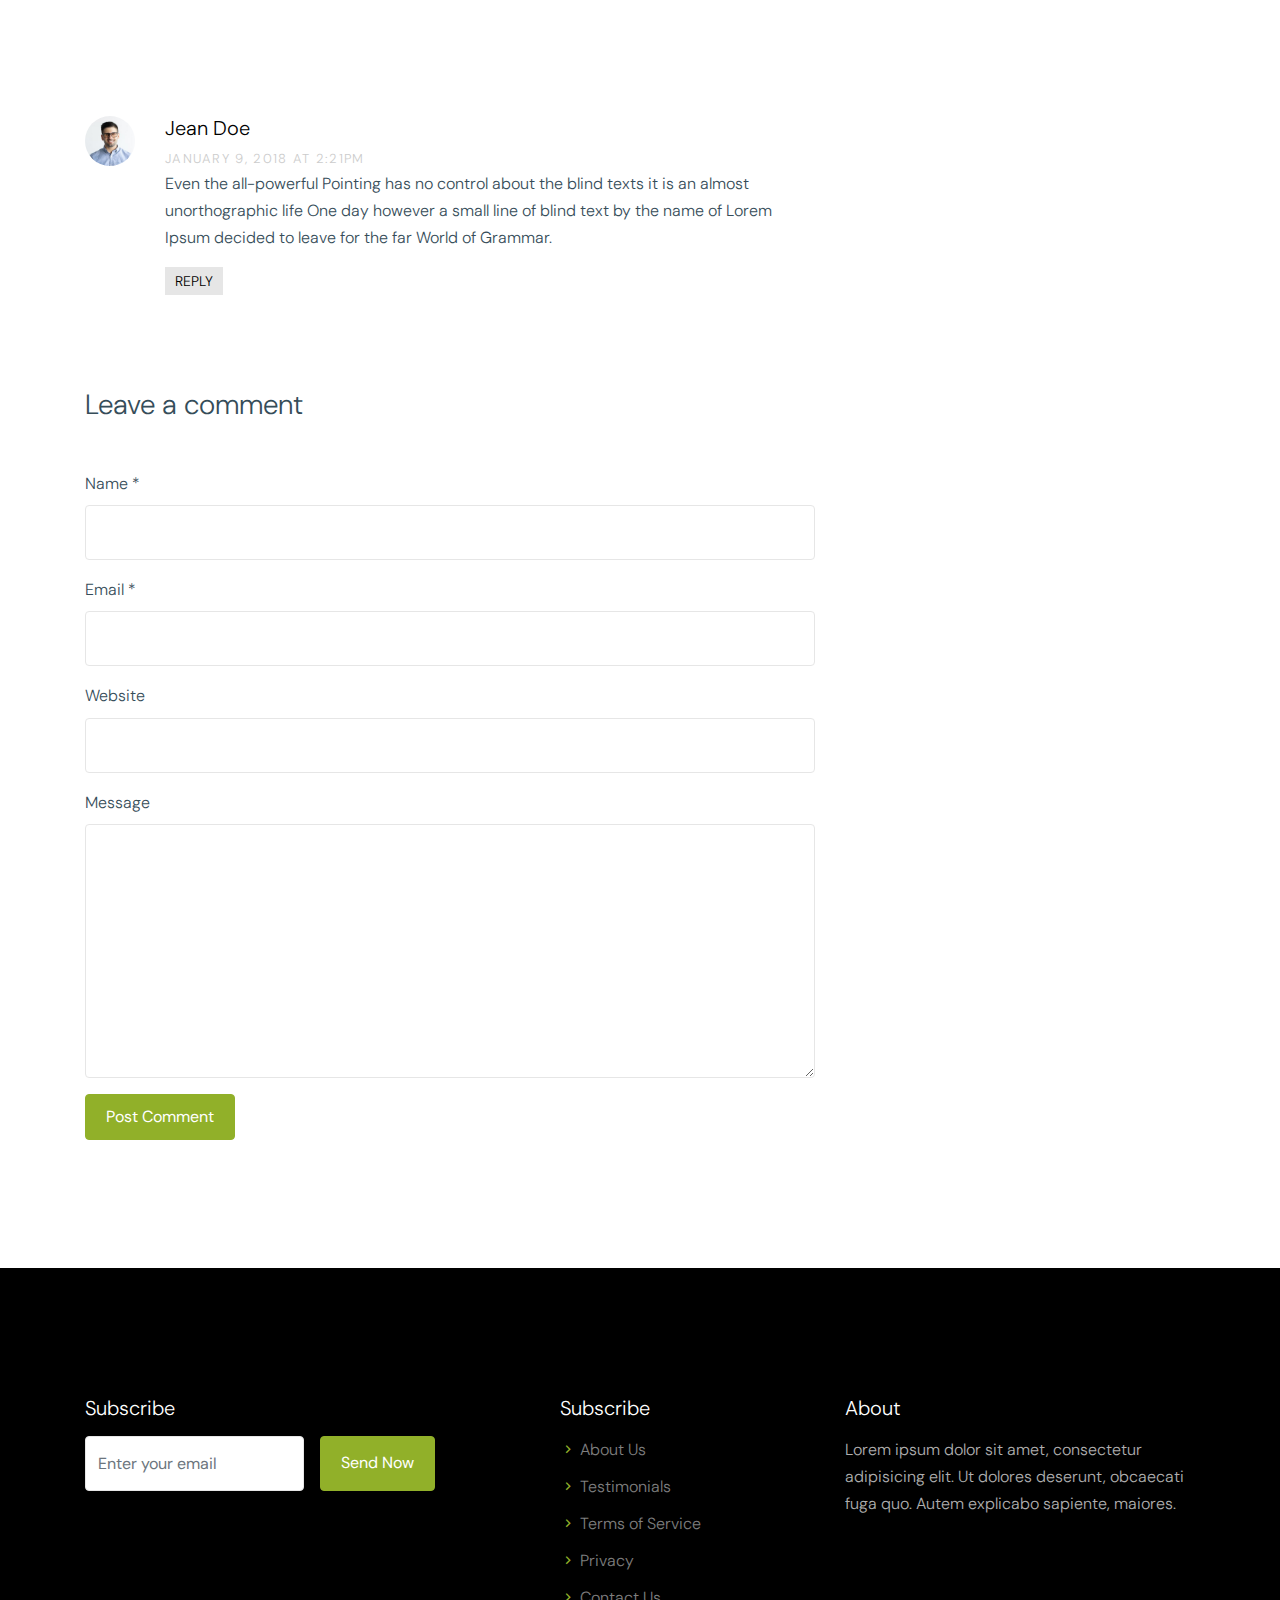
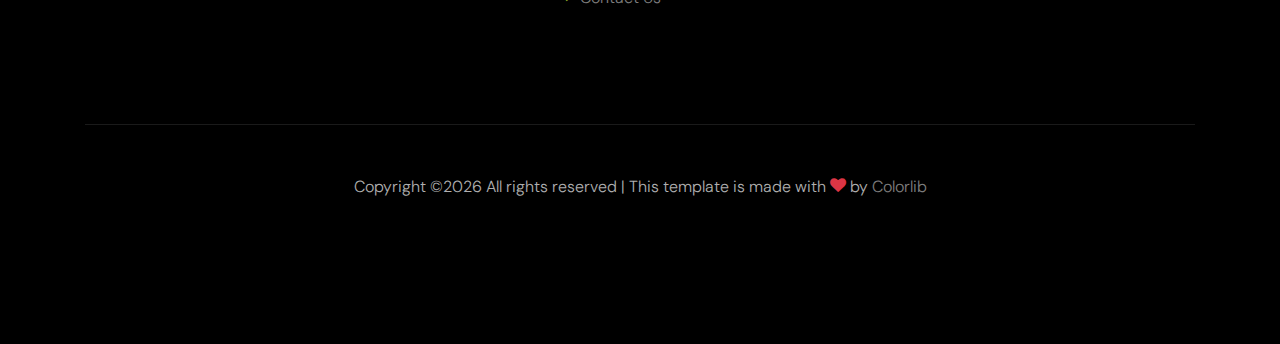
<file: single.html>
<!doctype html>
<html lang="en">

  <head>
    <title>Realtors &mdash; Website Template by Colorlib</title>
    <meta charset="utf-8">
    <meta name="viewport" content="width=device-width, initial-scale=1, shrink-to-fit=no">

    <link href="https://fonts.googleapis.com/css?family=DM+Sans:300,400,700&display=swap" rel="stylesheet">

    <link rel="stylesheet" href="fonts/icomoon/style.css">

    <link rel="stylesheet" href="css/bootstrap.min.css">
    <link rel="stylesheet" href="css/bootstrap-datepicker.css">
    <link rel="stylesheet" href="css/jquery.fancybox.min.css">
    <link rel="stylesheet" href="css/owl.carousel.min.css">
    <link rel="stylesheet" href="css/owl.theme.default.min.css">
    <link rel="stylesheet" href="fonts/flaticon/font/flaticon.css">
    <link rel="stylesheet" href="css/aos.css">

    <!-- MAIN CSS -->
    <link rel="stylesheet" href="css/style.css">

  </head>

  <body data-spy="scroll" data-target=".site-navbar-target" data-offset="300">

    
    <div class="site-wrap" id="home-section">

      <div class="site-mobile-menu site-navbar-target">
        <div class="site-mobile-menu-header">
          <div class="site-mobile-menu-close mt-3">
            <span class="icon-close2 js-menu-toggle"></span>
          </div>
        </div>
        <div class="site-mobile-menu-body"></div>
      </div>



      <header class="site-navbar site-navbar-target" role="banner">

        <div class="container">
          <div class="row align-items-center position-relative">

            <div class="col-3 ">
              <div class="site-logo">
                <a href="index.html">Realtors</a>
              </div>
            </div>

            <div class="col-9  text-right">
              

              <span class="d-inline-block d-lg-none"><a href="#" class="text-white site-menu-toggle js-menu-toggle py-5 text-white"><span class="icon-menu h3 text-white"></span></a></span>

              

              <nav class="site-navigation text-right ml-auto d-none d-lg-block" role="navigation">
                <ul class="site-menu main-menu js-clone-nav ml-auto ">
                  <li><a href="index.html" class="nav-link">Home</a></li>
                  <li><a href="agents.html" class="nav-link">Agents</a></li>
                  <li><a href="property.html" class="nav-link">Property</a></li>
                  <li><a href="about.html" class="nav-link">About</a></li>
                  <li class="active"><a href="blog.html" class="nav-link">Blog</a></li>
                  <li><a href="contact.html" class="nav-link">Contact</a></li>
                </ul>
              </nav>
            </div>

            
          </div>
        </div>

      </header>

    <div class="ftco-blocks-cover-1">
      <div class="ftco-cover-1 innerpage overlay" style="background-image: url('images/hero_1.jpg')">
        <div class="container">
          <div class="row align-items-center justify-content-center">
            <div class="col-lg-6 text-center">
              <span class="d-block mb-3 text-white" data-aos="fade-up">July 17, 2019 <span class="mx-2 text-primary">&bullet;</span> by James Miller</span>
                <h1 class="mb-4" data-aos="fade-up" data-aos-delay="100">Single Blog Posts Title</h1>
            </div>
          </div>
        </div>
      </div>
    </div>

    <div class="site-section">
      <div class="container">
        <div class="row">
          <div class="col-md-8 blog-content">
            <p class="lead">Far far away, behind the word mountains, far from the countries Vokalia and Consonantia, there live the blind texts. Separated they live in Bookmarksgrove right at the coast of the Semantics, a large language ocean.</p>
            <p>A small river named Duden flows by their place and supplies it with the necessary regelialia. It is a paradisematic country, in which roasted parts of sentences fly into your mouth.</p>

            <blockquote><p>Even the all-powerful Pointing has no control about the blind texts it is an almost unorthographic life One day however a small line of blind text by the name of Lorem Ipsum decided to leave for the far World of Grammar.</p></blockquote>

            <p>The Big Oxmox advised her not to do so, because there were thousands of bad Commas, wild Question Marks and devious Semikoli, but the Little Blind Text didn’t listen. She packed her seven versalia, put her initial into the belt and made herself on the way.</p>

            <p>When she reached the first hills of the Italic Mountains, she had a last view back on the skyline of her hometown Bookmarksgrove, the headline of Alphabet Village and the subline of her own road, the Line Lane. Pityful a rethoric question ran over her cheek, then she continued her way.</p>

            <p>A small river named Duden flows by their place and supplies it with the necessary regelialia. It is a paradisematic country, in which roasted parts of sentences fly into your mouth.</p>

            <blockquote><p>Even the all-powerful Pointing has no control about the blind texts it is an almost unorthographic life One day however a small line of blind text by the name of Lorem Ipsum decided to leave for the far World of Grammar.</p></blockquote>

            <p>The Big Oxmox advised her not to do so, because there were thousands of bad Commas, wild Question Marks and devious Semikoli, but the Little Blind Text didn’t listen. She packed her seven versalia, put her initial into the belt and made herself on the way.</p>
            
            <p>When she reached the first hills of the Italic Mountains, she had a last view back on the skyline of her hometown Bookmarksgrove, the headline of Alphabet Village and the subline of her own road, the Line Lane. Pityful a rethoric question ran over her cheek, then she continued her way.</p>


            <div class="pt-5">
              <p>Categories:  <a href="#">Design</a>, <a href="#">Events</a>  Tags: <a href="#">#html</a>, <a href="#">#trends</a></p>
            </div>


            <div class="pt-5">
              <h3 class="mb-5">6 Comments</h3>
              <ul class="comment-list">
                <li class="comment">
                  <div class="vcard bio">
                    <img src="images/person_2.jpg" alt="Free Website Template by Free-Template.co">
                  </div>
                  <div class="comment-body">
                    <h3>Jacob Smith</h3>
                    <div class="meta">January 9, 2018 at 2:21pm</div>
                    <p>When she reached the first hills of the Italic Mountains, she had a last view back on the skyline of her hometown Bookmarksgrove, the headline of Alphabet Village and the subline of her own road, the Line Lane. Pityful a rethoric question ran over her cheek, then she continued her way.</p>
                    <p><a href="#" class="reply">Reply</a></p>
                  </div>
                </li>

                <li class="comment">
                  <div class="vcard bio">
                    <img src="images/person_3.jpg" alt="Free Website Template by Free-Template.co">
                  </div>
                  <div class="comment-body">
                    <h3>Chris Meyer</h3>
                    <div class="meta">January 9, 2018 at 2:21pm</div>
                    <p>Lorem ipsum dolor sit amet, consectetur adipisicing elit. Pariatur quidem laborum necessitatibus, ipsam impedit vitae autem, eum officia, fugiat saepe enim sapiente iste iure! Quam voluptas earum impedit necessitatibus, nihil?</p>
                    <p><a href="#" class="reply">Reply</a></p>
                  </div>

                  <ul class="children">
                    <li class="comment">
                      <div class="vcard bio">
                        <img src="images/person_5.jpg" alt="Free Website Template by Free-Template.co">
                      </div>
                      <div class="comment-body">
                        <h3>Chintan Patel</h3>
                        <div class="meta">January 9, 2018 at 2:21pm</div>
                        <p>Far far away, behind the word mountains, far from the countries Vokalia and Consonantia, there live the blind texts. Separated they live in Bookmarksgrove right at the coast of the Semantics, a large language ocean.</p>
                        <p><a href="#" class="reply">Reply</a></p>
                      </div>


                      <ul class="children">
                        <li class="comment">
                          <div class="vcard bio">
                            <img src="images/person_1.jpg" alt="Free Website Template by Free-Template.co">
                          </div>
                          <div class="comment-body">
                            <h3>Jean Doe</h3>
                            <div class="meta">January 9, 2018 at 2:21pm</div>
                            <p>A small river named Duden flows by their place and supplies it with the necessary regelialia. It is a paradisematic country, in which roasted parts of sentences fly into your mouth.</p>
                            <p><a href="#" class="reply">Reply</a></p>
                          </div>

                            <ul class="children">
                              <li class="comment">
                                <div class="vcard bio">
                                  <img src="images/person_4.jpg" alt="Free Website Template by Free-Template.co">
                                </div>
                                <div class="comment-body">
                                  <h3>Ben Afflick</h3>
                                  <div class="meta">January 9, 2018 at 2:21pm</div>
                                  <p>Even the all-powerful Pointing has no control about the blind texts it is an almost unorthographic life One day however a small line of blind text by the name of Lorem Ipsum decided to leave for the far World of Grammar.</p>
                                  <p><a href="#" class="reply">Reply</a></p>
                                </div>
                              </li>
                            </ul>
                        </li>
                      </ul>
                    </li>
                  </ul>
                </li>

                <li class="comment">
                  <div class="vcard bio">
                    <img src="images/person_1.jpg" alt="Free Website Template by Free-Template.co">
                  </div>
                  <div class="comment-body">
                    <h3>Jean Doe</h3>
                    <div class="meta">January 9, 2018 at 2:21pm</div>
                    <p>Even the all-powerful Pointing has no control about the blind texts it is an almost unorthographic life One day however a small line of blind text by the name of Lorem Ipsum decided to leave for the far World of Grammar.</p>
                    <p><a href="#" class="reply">Reply</a></p>
                  </div>
                </li>
              </ul>
              <!-- END comment-list -->
              
              <div class="comment-form-wrap pt-5">
                <h3 class="mb-5">Leave a comment</h3>
                <form action="#" class="">
                  <div class="form-group">
                    <label for="name">Name *</label>
                    <input type="text" class="form-control" id="name">
                  </div>
                  <div class="form-group">
                    <label for="email">Email *</label>
                    <input type="email" class="form-control" id="email">
                  </div>
                  <div class="form-group">
                    <label for="website">Website</label>
                    <input type="url" class="form-control" id="website">
                  </div>

                  <div class="form-group">
                    <label for="message">Message</label>
                    <textarea name="" id="message" cols="30" rows="10" class="form-control"></textarea>
                  </div>
                  <div class="form-group">
                    <input type="submit" value="Post Comment" class="btn btn-primary btn-md text-white">
                  </div>

                </form>
              </div>
            </div>

          </div>
          <div class="col-md-4 sidebar">
            <div class="sidebar-box">
              <form action="#" class="search-form">
                <div class="form-group">
                  <span class="icon fa fa-search"></span>
                  <input type="text" class="form-control" placeholder="Type a keyword and hit enter">
                </div>
              </form>
            </div>
            <div class="sidebar-box">
              <div class="categories">
                <h3>Categories</h3>
                <li><a href="#">Creatives <span>(12)</span></a></li>
                <li><a href="#">News <span>(22)</span></a></li>
                <li><a href="#">Design <span>(37)</span></a></li>
                <li><a href="#">HTML <span>(42)</span></a></li>
                <li><a href="#">Web Development <span>(14)</span></a></li>
              </div>
            </div>
            <div class="sidebar-box">
              <img src="images/person_1.jpg" alt="Free Website Template by Free-Template.co" class="img-fluid mb-4 w-50 rounded-circle">
              <h3 class="text-black">About The Author</h3>
              <p>Even the all-powerful Pointing has no control about the blind texts it is an almost unorthographic life One day however a small line of blind text by the name of Lorem Ipsum decided to leave for the far World of Grammar.</p>
              <p><a href="#" class="btn btn-primary btn-md text-white">Read More</a></p>
            </div>

            <div class="sidebar-box">
              <h3 class="text-black">Paragraph</h3>
              <p>When she reached the first hills of the Italic Mountains, she had a last view back on the skyline of her hometown Bookmarksgrove, the headline of Alphabet Village and the subline of her own road, the Line Lane. Pityful a rethoric question ran over her cheek, then she continued her way.</p>
            </div>
          </div>
        </div>
      </div>
    </div>


    

    <footer class="site-footer">
      <div class="container">
        <div class="row">
          <div class="col-md-4">
            <h3 class="text-white h5 mb-3">Subscribe</h3>
            <form action="" class="d-flex">
              <input type="text" class="form-control mr-3" placeholder="Enter your email">
              <input type="submit" class="btn btn-primary text-white" value="Send Now">
            </form>
          </div>
          <div class="col-md-3 ml-auto">
            <h3 class="text-white h5 mb-3">Subscribe</h3>
            <ul class="list-unstyled menu-arrow">
              <li><a href="#">About Us</a></li>
              <li><a href="#">Testimonials</a></li>
              <li><a href="#">Terms of Service</a></li>
              <li><a href="#">Privacy</a></li>
              <li><a href="#">Contact Us</a></li>
            </ul>
          </div>
          <div class="col-md-4">
            <h3 class="text-white h5 mb-3">About</h3>
            <p>Lorem ipsum dolor sit amet, consectetur adipisicing elit. Ut dolores deserunt, obcaecati fuga quo. Autem explicabo sapiente, maiores.</p>
          </div>
        </div>
        <div class="row pt-5 mt-5 text-center">
          <div class="col-md-12">
            <div class="border-top pt-5">
              <p>
            <!-- Link back to Colorlib can't be removed. Template is licensed under CC BY 3.0. -->
            Copyright &copy;<script>document.write(new Date().getFullYear());</script> All rights reserved | This template is made with <i class="icon-heart text-danger" aria-hidden="true"></i> by <a href="https://colorlib.com" target="_blank" >Colorlib</a>
            <!-- Link back to Colorlib can't be removed. Template is licensed under CC BY 3.0. -->
            </p>
            </div>
          </div>

        </div>
      </div>
    </footer>

    </div>

    <script src="js/jquery-3.3.1.min.js"></script>
    <script src="js/jquery-migrate-3.0.0.js"></script>
    <script src="js/popper.min.js"></script>
    <script src="js/bootstrap.min.js"></script>
    <script src="js/owl.carousel.min.js"></script>
    <script src="js/jquery.sticky.js"></script>
    <script src="js/jquery.waypoints.min.js"></script>
    <script src="js/jquery.animateNumber.min.js"></script>
    <script src="js/jquery.fancybox.min.js"></script>
    <script src="js/jquery.stellar.min.js"></script>
    <script src="js/jquery.easing.1.3.js"></script>
    <script src="js/bootstrap-datepicker.min.js"></script>
    <script src="js/aos.js"></script>

    <script src="js/main.js"></script>

  </body>

</html>
</file>
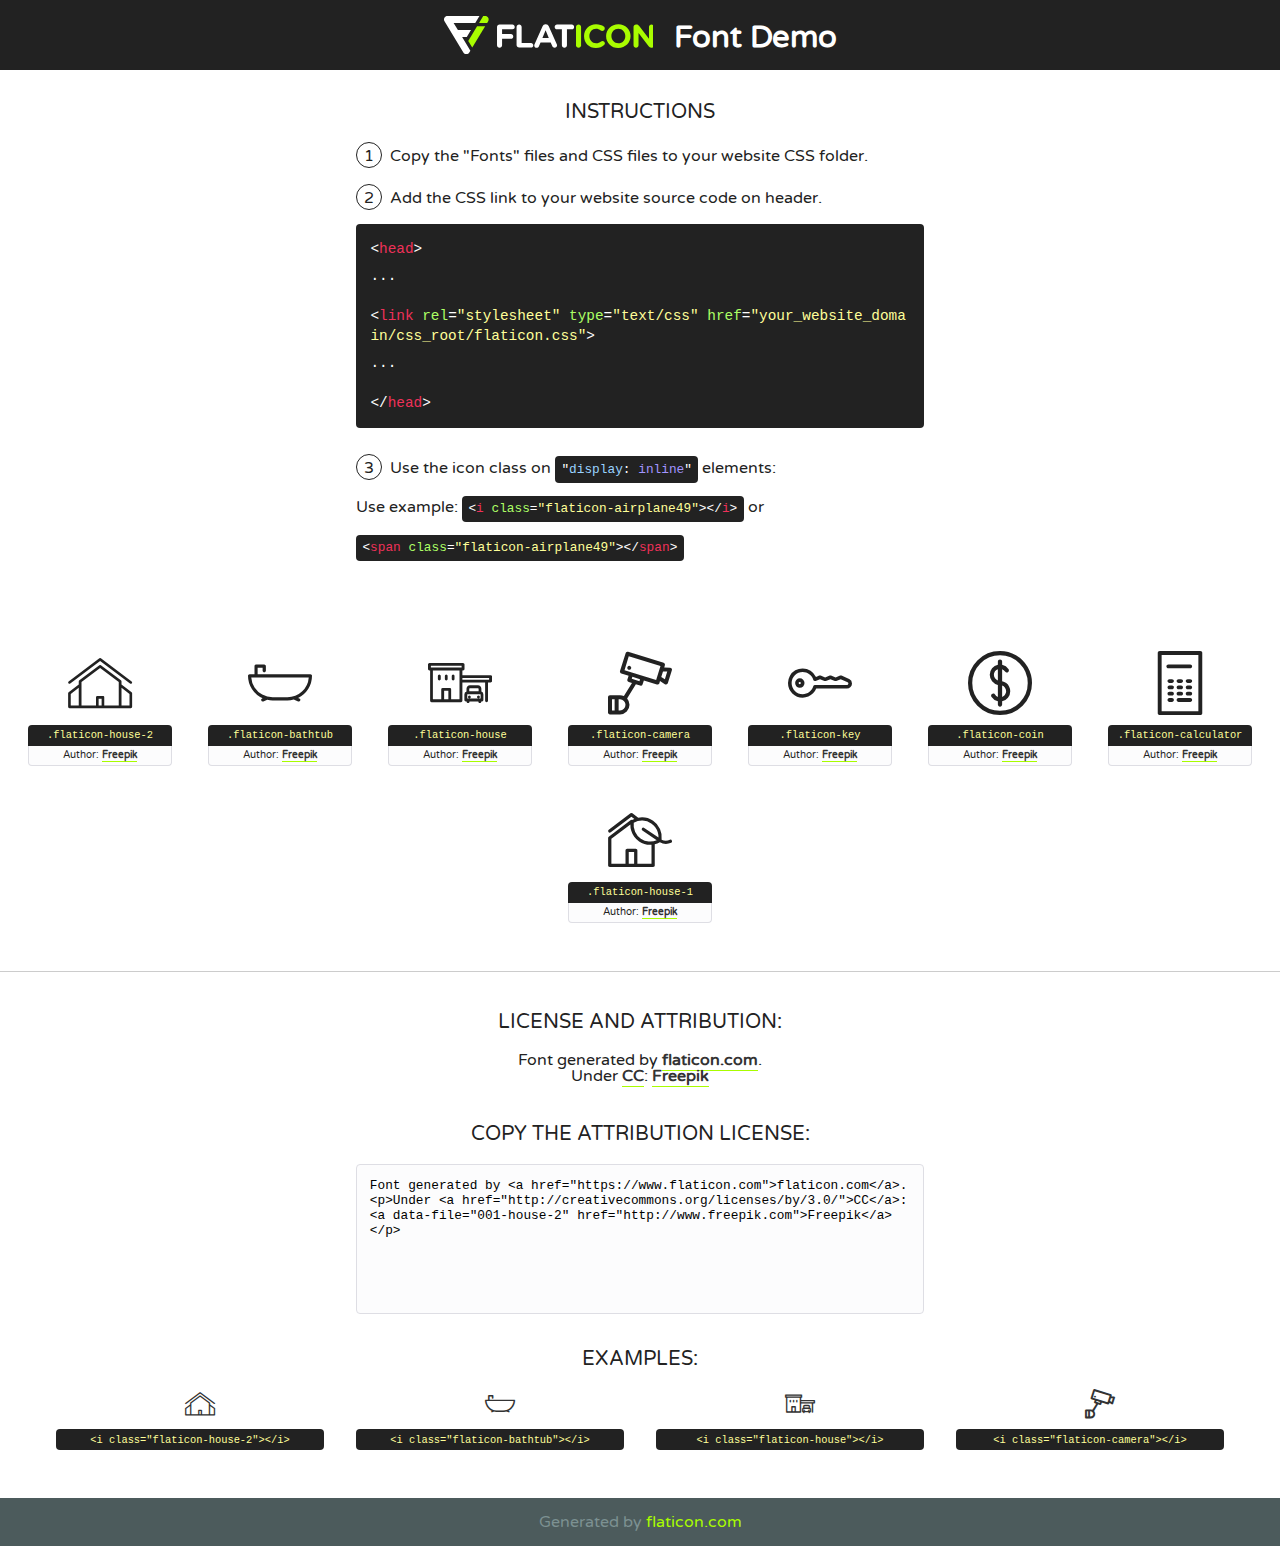
<file: fonts/flaticon/font/flaticon.html>
<!DOCTYPE html>
<!--
  Flaticon icon font: Flaticon
  Creation date: 11/09/2019 03:10
-->
<html>
<!DOCTYPE html>
<html>

<head>
    <title>Flaticon WebFont</title>
    <link href="http://fonts.googleapis.com/css?family=Varela+Round" rel="stylesheet" type="text/css" />
    <link rel="stylesheet" type="text/css" href="flaticon.css">
    <meta charset="UTF-8">
    <style>
    html, body, div, span, applet, object, iframe,
    h1, h2, h3, h4, h5, h6, p, blockquote, pre,
    a, abbr, acronym, address, big, cite, code,
    del, dfn, em, img, ins, kbd, q, s, samp,
    small, strike, strong, sub, sup, tt, var,
    b, u, i, center,
    dl, dt, dd, ol, ul, li,
    fieldset, form, label, legend,
    table, caption, tbody, tfoot, thead, tr, th, td,
    article, aside, canvas, details, embed, 
    figure, figcaption, footer, header, hgroup, 
    menu, nav, output, ruby, section, summary,
    time, mark, audio, video {
        margin: 0;
        padding: 0;
        border: 0;
        font-size: 100%;
        font: inherit;
        vertical-align: baseline;
    }
    /* HTML5 display-role reset for older browsers */
    article, aside, details, figcaption, figure, 
    footer, header, hgroup, menu, nav, section {
        display: block;
    }
    body {
        line-height: 1;
    }
    ol, ul {
        list-style: none;
    }
    blockquote, q {
        quotes: none;
    }
    blockquote:before, blockquote:after,
    q:before, q:after {
        content: '';
        content: none;
    }
    table {
        border-collapse: collapse;
        border-spacing: 0;
    }
    body {
        font-family: 'Varela Round', Helvetica, Arial, sans-serif;
        font-size: 16px;
        color: #222;
    }
    a {
        color: #333;
        border-bottom: 1px solid #a9fd00;
        font-weight: bold;
        text-decoration: none;
    }
    * {
        -moz-box-sizing: border-box;
        -webkit-box-sizing: border-box;
        box-sizing: border-box;
        margin: 0;
        padding: 0;
    }
    [class^="flaticon-"]:before, [class*=" flaticon-"]:before, [class^="flaticon-"]:after, [class*=" flaticon-"]:after {
        font-family: Flaticon;
        font-size: 30px;
        font-style: normal;
        margin-left: 20px;
        color: #333;
    }
    .wrapper {
        max-width: 600px;
        margin: auto;
        padding: 0 1em;
    }
    .title {
        font-size: 1.25em;
        text-align: center;
        margin-bottom: 1em;
        text-transform: uppercase;
    }
    header {
        text-align: center;
        background-color: #222;
        color: #fff;
        padding: 1em;
    }
    header .logo {
        width: 210px;
        height: 38px;
        display: inline-block;
        vertical-align: middle;
        margin-right: 1em;
        border: none;
    }
    header strong {
        font-size: 1.95em;
        font-weight: bold;
        vertical-align: middle;
        margin-top: 5px;
        display: inline-block;
    }
    .demo {
        margin: 2em auto;
        line-height: 1.25em;
    }
    .demo ul li {
        margin-bottom: 1em;
    }
    .demo ul li .num {
        color: #222;
        border-radius: 20px;
        display: inline-block;
        width: 26px;
        padding: 3px;
        height: 26px;
        text-align: center;
        margin-right: 0.5em;
        border: 1px solid #222;
    }
    .demo ul li code {
        background-color: #222;
        border-radius: 4px;
        padding: 0.25em 0.5em;
        display: inline-block;
        color: #fff;
        font-family: Consolas,Monaco,Lucida Console,Liberation Mono,DejaVu Sans Mono,Bitstream Vera Sans Mono,Courier New, monospace;
        font-weight: lighter;
        margin-top: 1em;
        font-size: 0.8em;
        word-break: break-all;
    }
    .demo ul li code.big {
        padding: 1em;
        font-size: 0.9em;
    }
    .demo ul li code .red {
        color: #EF3159;
    }
    .demo ul li code .green {
        color: #ACFF65;
    }
    .demo ul li code .yellow {
        color: #FFFF99;
    }
    .demo ul li code .blue {
        color: #99D3FF;
    }
    .demo ul li code .purple {
        color: #A295FF;
    }
    .demo ul li code .dots {
        margin-top: 0.5em;
        display: block;
    }
    #glyphs {
        border-bottom: 1px solid #ccc;
        padding: 2em 0;
        text-align: center;
    }
    .glyph {
        display: inline-block;
        width: 9em;
        margin: 1em;
        text-align: center;
        vertical-align: top;
        background: #FFF;
    }
    .glyph .glyph-icon {
        padding: 10px;
        display: block;
        font-family:"Flaticon";
        font-size: 64px;
        line-height: 1;
    }
    .glyph .glyph-icon:before {
        font-size: 64px;
        color: #222;
        margin-left: 0;
    }
    .class-name {
        font-size: 0.65em;
        background-color: #222;
        color: #fff;
        border-radius: 4px 4px 0 0;
        padding: 0.5em;
        color: #FFFF99;
        font-family: Consolas,Monaco,Lucida Console,Liberation Mono,DejaVu Sans Mono,Bitstream Vera Sans Mono,Courier New, monospace;
    }
    .author-name {
        font-size: 0.6em;
        background-color: #fcfcfd;
        border: 1px solid #DEDEE4;
        border-top: 0;
        border-radius: 0 0 4px 4px;
        padding: 0.5em;
    }
    .class-name:last-child {
        font-size: 10px;
        color:#888;
    }
    .class-name:last-child a {
        font-size: 10px;
        color:#555;
    }
    .class-name:last-child a:hover {
        color:#a9fd00;
    }
    .glyph > input {
        display: block;
        width: 100px;
        margin: 5px auto;
        text-align: center;
        font-size: 12px;
        cursor: text;
    }
    .glyph > input.icon-input {
        font-family:"Flaticon";
        font-size: 16px;
        margin-bottom: 10px;
    }
    .attribution .title {
        margin-top: 2em;
    }
    .attribution textarea {
        background-color: #fcfcfd;
        padding: 1em;
        border: none;
        box-shadow: none;
        border: 1px solid #DEDEE4;
        border-radius: 4px;
        resize: none;
        width: 100%;
        height: 150px;
        font-size: 0.8em;
        font-family: Consolas,Monaco,Lucida Console,Liberation Mono,DejaVu Sans Mono,Bitstream Vera Sans Mono,Courier New, monospace;
        -webkit-appearance: none;
    }
    .iconsuse {
        margin: 2em auto;
        text-align: center;
        max-width: 1200px;
    }
    .iconsuse:after {
        content: '';
        display: table;
        clear: both;
    }
    .iconsuse .image {
        float: left;
        width: 25%;
        padding: 0 1em;
    }
    .iconsuse .image p {
        margin-bottom: 1em;
    }
    .iconsuse .image span {
        display: block;
        font-size: 0.65em;
        background-color: #222;
        color: #fff;
        border-radius: 4px;
        padding: 0.5em;
        color: #FFFF99;
        margin-top: 1em;
        font-family: Consolas,Monaco,Lucida Console,Liberation Mono,DejaVu Sans Mono,Bitstream Vera Sans Mono,Courier New, monospace;
    }
    #footer {
        text-align: center;
        background-color: #4C5B5C;
        color: #7c9192;
        padding: 1em;
    }
    #footer a {
        border: none;
        color: #a9fd00;
        font-weight: normal;
    }
    @media (max-width: 960px) {
        .iconsuse .image {
            width: 50%;
        }
    }
    @media (max-width: 560px) {
        .iconsuse .image {
            width: 100%;
        }
    }
    </style>
</head>

<body class="characters-off">

    <header>
        <a href="https://www.flaticon.com" target="_blank" class="logo">
            <svg version="1.1" xmlns="http://www.w3.org/2000/svg" xmlns:xlink="http://www.w3.org/1999/xlink" xmlns:a="http://ns.adobe.com/AdobeSVGViewerExtensions/3.0/" viewBox="0 0 560.875 102.036" enable-background="new 0 0 560.875 102.036" xml:space="preserve">
                <defs>
                </defs>
                <g>
                    <g class="letters">
                        <path fill="#ffffff" d="M141.596,29.675c0-3.777,2.985-6.767,6.764-6.767h34.438c3.426,0,6.15,2.728,6.15,6.15
                        c0,3.43-2.724,6.149-6.15,6.149h-27.674v13.091h23.719c3.429,0,6.151,2.724,6.151,6.15c0,3.43-2.723,6.149-6.151,6.149h-23.719
                        v17.574c0,3.773-2.986,6.761-6.764,6.761c-3.779,0-6.764-2.989-6.764-6.761V29.675z"></path>
                        <path fill="#ffffff" d="M193.844,29.149c0-3.781,2.985-6.767,6.764-6.767c3.776,0,6.763,2.985,6.763,6.767v42.957h25.039
                        c3.426,0,6.149,2.726,6.149,6.153c0,3.425-2.723,6.15-6.149,6.15h-31.802c-3.779,0-6.764-2.986-6.764-6.768V29.149z"></path>
                        <path fill="#ffffff" d="M241.891,75.71l21.438-48.407c1.492-3.341,4.215-5.357,7.906-5.357h0.792
                        c3.686,0,6.323,2.017,7.815,5.357l21.439,48.407c0.436,0.967,0.701,1.845,0.701,2.723c0,3.602-2.809,6.501-6.414,6.501
                        c-3.161,0-5.269-1.845-6.499-4.655l-4.132-9.661h-27.059l-4.301,10.102c-1.144,2.631-3.426,4.214-6.237,4.214
                        c-3.517,0-6.24-2.81-6.24-6.325C241.1,77.64,241.451,76.677,241.891,75.71z M279.932,58.666l-8.521-20.297l-8.526,20.297H279.932
                        z"></path>
                        <path fill="#ffffff" d="M314.864,35.387H301.86c-3.429,0-6.239-2.813-6.239-6.238c0-3.429,2.811-6.24,6.239-6.24h39.533
                        c3.426,0,6.237,2.811,6.237,6.24c0,3.425-2.811,6.238-6.237,6.238h-13.001v42.785c0,3.773-2.99,6.761-6.764,6.761
                        c-3.779,0-6.764-2.989-6.764-6.761V35.387z"></path>
                        <path fill="#A9FD00" d="M352.615,29.149c0-3.781,2.985-6.767,6.767-6.767c3.774,0,6.761,2.985,6.761,6.767v49.024
                        c0,3.773-2.987,6.761-6.761,6.761c-3.781,0-6.767-2.989-6.767-6.761V29.149z"></path>
                        <path fill="#A9FD00" d="M374.132,53.836v-0.179c0-17.481,13.178-31.801,32.065-31.801c9.22,0,15.459,2.458,20.557,6.238
                        c1.402,1.054,2.637,2.985,2.637,5.357c0,3.692-2.985,6.59-6.681,6.59c-1.845,0-3.071-0.702-4.044-1.319
                        c-3.776-2.813-7.729-4.393-12.562-4.393c-10.364,0-17.831,8.611-17.831,19.154v0.173c0,10.542,7.291,19.329,17.831,19.329
                        c5.715,0,9.492-1.756,13.359-4.834c1.049-0.874,2.458-1.491,4.039-1.491c3.429,0,6.325,2.813,6.325,6.236
                        c0,2.106-1.056,3.78-2.282,4.834c-5.539,4.834-12.036,7.733-21.878,7.733C387.572,85.464,374.132,71.493,374.132,53.836z"></path>
                        <path fill="#A9FD00" d="M433.009,53.836v-0.179c0-17.481,13.79-31.801,32.766-31.801c18.981,0,32.592,14.143,32.592,31.628v0.173
                        c0,17.483-13.785,31.807-32.769,31.807C446.625,85.464,433.009,71.32,433.009,53.836z M484.224,53.836v-0.179
                        c0-10.539-7.725-19.326-18.626-19.326c-10.893,0-18.449,8.611-18.449,19.154v0.173c0,10.542,7.73,19.329,18.626,19.329
                        C476.676,72.986,484.224,64.378,484.224,53.836z"></path>
                        <path fill="#A9FD00" d="M506.233,29.321c0-3.774,2.99-6.763,6.767-6.763h1.401c3.252,0,5.183,1.583,7.029,3.953l26.093,34.265
                        V29.059c0-3.692,2.99-6.677,6.681-6.677c3.683,0,6.671,2.985,6.671,6.677v48.934c0,3.78-2.987,6.765-6.764,6.765h-0.436
                        c-3.257,0-5.188-1.581-7.034-3.953l-27.056-35.492v32.944c0,3.687-2.985,6.676-6.678,6.676c-3.683,0-6.673-2.989-6.673-6.676
                        V29.321z"></path>
                    </g>
                    <g class="insignia">
                        <path fill="#ffffff" d="M48.372,56.137h12.517l11.156-18.537H37.186L25.688,18.539h57.825L94.668,0H9.271
                        C5.925,0,2.842,1.801,1.198,4.716c-1.644,2.907-1.593,6.482,0.134,9.343l50.38,83.501c1.678,2.781,4.689,4.476,7.938,4.476
                        c3.246,0,6.257-1.695,7.935-4.476l2.898-4.804L48.372,56.137z"></path>
                        <g class="i">
                            <path fill="#A9FD00" d="M93.575,18.539h0.031v0.004l21.652,0.004l2.705-4.488c1.727-2.861,1.778-6.436,0.133-9.343
                            C116.454,1.801,113.371,0,110.026,0h-5.294L93.575,18.539z"></path>
                            <polygon fill="#A9FD00" points="88.291,27.356 64.725,66.486 75.519,84.404 109.942,27.356"></polygon>
                        </g>
                    </g>
                </g>
            </svg>
        </a>
        <strong>Font Demo</strong>
    </header>


    <section class="demo wrapper">

        <p class="title">Instructions</p>

        <ul>
            <li>
                <span class="num">1</span>Copy the "Fonts" files and CSS files to your website CSS folder.
            </li>
            <li>
                <span class="num">2</span>Add the CSS link to your website source code on header.
                <code class="big">
                    &lt;<span class="red">head</span>&gt;
                    <br/><span class="dots">...</span>
                    <br/>&lt;<span class="red">link</span> <span class="green">rel</span>=<span class="yellow">"stylesheet"</span> <span class="green">type</span>=<span class="yellow">"text/css"</span> <span class="green">href</span>=<span class="yellow">"your_website_domain/css_root/flaticon.css"</span>&gt;
                    <br/><span class="dots">...</span>
                    <br/>&lt;/<span class="red">head</span>&gt;
                </code>
            </li>

            <li>
                <p>
                    <span class="num">3</span>Use the icon class on <code>"<span class="blue">display</span>:<span class="purple"> inline</span>"</code> elements:
                    <br />
                    Use example: <code>&lt;<span class="red">i</span> <span class="green">class</span>=<span class="yellow">&quot;flaticon-airplane49&quot;</span>&gt;&lt;/<span class="red">i</span>&gt;</code> or <code>&lt;<span class="red">span</span> <span class="green">class</span>=<span class="yellow">&quot;flaticon-airplane49&quot;</span>&gt;&lt;/<span class="red">span</span>&gt;</code>
            </li>
        </ul>

    </section>




   <section id="glyphs">          
    
      
        <div class="glyph"><div class="glyph-icon flaticon-house-2"></div>
            <div class="class-name">.flaticon-house-2</div>
            <div class="author-name">Author: <a data-file="001-house-2" href="http://www.freepik.com">Freepik</a> </div> 
        </div>        
        
        <div class="glyph"><div class="glyph-icon flaticon-bathtub"></div>
            <div class="class-name">.flaticon-bathtub</div>
            <div class="author-name">Author: <a data-file="002-bathtub" href="http://www.freepik.com">Freepik</a> </div> 
        </div>        
        
        <div class="glyph"><div class="glyph-icon flaticon-house"></div>
            <div class="class-name">.flaticon-house</div>
            <div class="author-name">Author: <a data-file="003-house" href="http://www.freepik.com">Freepik</a> </div> 
        </div>        
        
        <div class="glyph"><div class="glyph-icon flaticon-camera"></div>
            <div class="class-name">.flaticon-camera</div>
            <div class="author-name">Author: <a data-file="004-camera" href="http://www.freepik.com">Freepik</a> </div> 
        </div>        
        
        <div class="glyph"><div class="glyph-icon flaticon-key"></div>
            <div class="class-name">.flaticon-key</div>
            <div class="author-name">Author: <a data-file="005-key" href="http://www.freepik.com">Freepik</a> </div> 
        </div>        
        
        <div class="glyph"><div class="glyph-icon flaticon-coin"></div>
            <div class="class-name">.flaticon-coin</div>
            <div class="author-name">Author: <a data-file="006-coin" href="http://www.freepik.com">Freepik</a> </div> 
        </div>        
        
        <div class="glyph"><div class="glyph-icon flaticon-calculator"></div>
            <div class="class-name">.flaticon-calculator</div>
            <div class="author-name">Author: <a data-file="007-calculator" href="http://www.freepik.com">Freepik</a> </div> 
        </div>        
        
        <div class="glyph"><div class="glyph-icon flaticon-house-1"></div>
            <div class="class-name">.flaticon-house-1</div>
            <div class="author-name">Author: <a data-file="008-house-1" href="http://www.freepik.com">Freepik</a> </div> 
        </div>        
        

    </section>



    <section class="attribution wrapper"   style="text-align:center;">

      <div class="title">License and attribution:</div><div class="attrDiv">Font generated by <a href="https://www.flaticon.com">flaticon.com</a>. <div><p>Under <a href="http://creativecommons.org/licenses/by/3.0/">CC</a>: <a data-file="001-house-2" href="http://www.freepik.com">Freepik</a></p>  </div>
      </div>
      <div class="title">Copy the Attribution License:</div>

    <textarea onclick="this.focus();this.select();">Font generated by &lt;a href=&quot;https://www.flaticon.com&quot;&gt;flaticon.com&lt;/a&gt;. <p>Under <a href="http://creativecommons.org/licenses/by/3.0/">CC</a>: <a data-file="001-house-2" href="http://www.freepik.com">Freepik</a></p>  
     </textarea>

    </section>

    <section class="iconsuse">

          <div class="title">Examples:</div>            
             
            <div class="image">
                <p>
                    <i class="glyph-icon flaticon-house-2"></i> 
                    <span>&lt;i class=&quot;flaticon-house-2&quot;&gt;&lt;/i&gt;</span>
                </p>
            </div>
            
            <div class="image">
                <p>
                    <i class="glyph-icon flaticon-bathtub"></i> 
                    <span>&lt;i class=&quot;flaticon-bathtub&quot;&gt;&lt;/i&gt;</span>
                </p>
            </div>
            
            <div class="image">
                <p>
                    <i class="glyph-icon flaticon-house"></i> 
                    <span>&lt;i class=&quot;flaticon-house&quot;&gt;&lt;/i&gt;</span>
                </p>
            </div>
            
            <div class="image">
                <p>
                    <i class="glyph-icon flaticon-camera"></i> 
                    <span>&lt;i class=&quot;flaticon-camera&quot;&gt;&lt;/i&gt;</span>
                </p>
            </div>
                       
        </div>
                            
    </section>

<div id="footer">
    <div>Generated by <a href="https://www.flaticon.com">flaticon.com</a>
    </div>
</div>



</body>
</html>
</file>
<file: fonts/icomoon/style.css>
@font-face {
  font-family: 'icomoon';
  src:  url('fonts/icomoon.eot?10si43');
  src:  url('fonts/icomoon.eot?10si43#iefix') format('embedded-opentype'),
    url('fonts/icomoon.ttf?10si43') format('truetype'),
    url('fonts/icomoon.woff?10si43') format('woff'),
    url('fonts/icomoon.svg?10si43#icomoon') format('svg');
  font-weight: normal;
  font-style: normal;
}

[class^="icon-"], [class*=" icon-"] {
  /* use !important to prevent issues with browser extensions that change fonts */
  font-family: 'icomoon' !important;
  speak: none;
  font-style: normal;
  font-weight: normal;
  font-variant: normal;
  text-transform: none;
  line-height: 1;

  /* Better Font Rendering =========== */
  -webkit-font-smoothing: antialiased;
  -moz-osx-font-smoothing: grayscale;
}

.icon-asterisk:before {
  content: "\f069";
}
.icon-plus:before {
  content: "\f067";
}
.icon-question:before {
  content: "\f128";
}
.icon-minus:before {
  content: "\f068";
}
.icon-glass:before {
  content: "\f000";
}
.icon-music:before {
  content: "\f001";
}
.icon-search:before {
  content: "\f002";
}
.icon-envelope-o:before {
  content: "\f003";
}
.icon-heart:before {
  content: "\f004";
}
.icon-star:before {
  content: "\f005";
}
.icon-star-o:before {
  content: "\f006";
}
.icon-user:before {
  content: "\f007";
}
.icon-film:before {
  content: "\f008";
}
.icon-th-large:before {
  content: "\f009";
}
.icon-th:before {
  content: "\f00a";
}
.icon-th-list:before {
  content: "\f00b";
}
.icon-check:before {
  content: "\f00c";
}
.icon-close:before {
  content: "\f00d";
}
.icon-remove:before {
  content: "\f00d";
}
.icon-times:before {
  content: "\f00d";
}
.icon-search-plus:before {
  content: "\f00e";
}
.icon-search-minus:before {
  content: "\f010";
}
.icon-power-off:before {
  content: "\f011";
}
.icon-signal:before {
  content: "\f012";
}
.icon-cog:before {
  content: "\f013";
}
.icon-gear:before {
  content: "\f013";
}
.icon-trash-o:before {
  content: "\f014";
}
.icon-home:before {
  content: "\f015";
}
.icon-file-o:before {
  content: "\f016";
}
.icon-clock-o:before {
  content: "\f017";
}
.icon-road:before {
  content: "\f018";
}
.icon-download:before {
  content: "\f019";
}
.icon-arrow-circle-o-down:before {
  content: "\f01a";
}
.icon-arrow-circle-o-up:before {
  content: "\f01b";
}
.icon-inbox:before {
  content: "\f01c";
}
.icon-play-circle-o:before {
  content: "\f01d";
}
.icon-repeat:before {
  content: "\f01e";
}
.icon-rotate-right:before {
  content: "\f01e";
}
.icon-refresh:before {
  content: "\f021";
}
.icon-list-alt:before {
  content: "\f022";
}
.icon-lock:before {
  content: "\f023";
}
.icon-flag:before {
  content: "\f024";
}
.icon-headphones:before {
  content: "\f025";
}
.icon-volume-off:before {
  content: "\f026";
}
.icon-volume-down:before {
  content: "\f027";
}
.icon-volume-up:before {
  content: "\f028";
}
.icon-qrcode:before {
  content: "\f029";
}
.icon-barcode:before {
  content: "\f02a";
}
.icon-tag:before {
  content: "\f02b";
}
.icon-tags:before {
  content: "\f02c";
}
.icon-book:before {
  content: "\f02d";
}
.icon-bookmark:before {
  content: "\f02e";
}
.icon-print:before {
  content: "\f02f";
}
.icon-camera:before {
  content: "\f030";
}
.icon-font:before {
  content: "\f031";
}
.icon-bold:before {
  content: "\f032";
}
.icon-italic:before {
  content: "\f033";
}
.icon-text-height:before {
  content: "\f034";
}
.icon-text-width:before {
  content: "\f035";
}
.icon-align-left:before {
  content: "\f036";
}
.icon-align-center:before {
  content: "\f037";
}
.icon-align-right:before {
  content: "\f038";
}
.icon-align-justify:before {
  content: "\f039";
}
.icon-list:before {
  content: "\f03a";
}
.icon-dedent:before {
  content: "\f03b";
}
.icon-outdent:before {
  content: "\f03b";
}
.icon-indent:before {
  content: "\f03c";
}
.icon-video-camera:before {
  content: "\f03d";
}
.icon-image:before {
  content: "\f03e";
}
.icon-photo:before {
  content: "\f03e";
}
.icon-picture-o:before {
  content: "\f03e";
}
.icon-pencil:before {
  content: "\f040";
}
.icon-map-marker:before {
  content: "\f041";
}
.icon-adjust:before {
  content: "\f042";
}
.icon-tint:before {
  content: "\f043";
}
.icon-edit:before {
  content: "\f044";
}
.icon-pencil-square-o:before {
  content: "\f044";
}
.icon-share-square-o:before {
  content: "\f045";
}
.icon-check-square-o:before {
  content: "\f046";
}
.icon-arrows:before {
  content: "\f047";
}
.icon-step-backward:before {
  content: "\f048";
}
.icon-fast-backward:before {
  content: "\f049";
}
.icon-backward:before {
  content: "\f04a";
}
.icon-play:before {
  content: "\f04b";
}
.icon-pause:before {
  content: "\f04c";
}
.icon-stop:before {
  content: "\f04d";
}
.icon-forward:before {
  content: "\f04e";
}
.icon-fast-forward:before {
  content: "\f050";
}
.icon-step-forward:before {
  content: "\f051";
}
.icon-eject:before {
  content: "\f052";
}
.icon-chevron-left:before {
  content: "\f053";
}
.icon-chevron-right:before {
  content: "\f054";
}
.icon-plus-circle:before {
  content: "\f055";
}
.icon-minus-circle:before {
  content: "\f056";
}
.icon-times-circle:before {
  content: "\f057";
}
.icon-check-circle:before {
  content: "\f058";
}
.icon-question-circle:before {
  content: "\f059";
}
.icon-info-circle:before {
  content: "\f05a";
}
.icon-crosshairs:before {
  content: "\f05b";
}
.icon-times-circle-o:before {
  content: "\f05c";
}
.icon-check-circle-o:before {
  content: "\f05d";
}
.icon-ban:before {
  content: "\f05e";
}
.icon-arrow-left:before {
  content: "\f060";
}
.icon-arrow-right:before {
  content: "\f061";
}
.icon-arrow-up:before {
  content: "\f062";
}
.icon-arrow-down:before {
  content: "\f063";
}
.icon-mail-forward:before {
  content: "\f064";
}
.icon-share:before {
  content: "\f064";
}
.icon-expand:before {
  content: "\f065";
}
.icon-compress:before {
  content: "\f066";
}
.icon-exclamation-circle:before {
  content: "\f06a";
}
.icon-gift:before {
  content: "\f06b";
}
.icon-leaf:before {
  content: "\f06c";
}
.icon-fire:before {
  content: "\f06d";
}
.icon-eye:before {
  content: "\f06e";
}
.icon-eye-slash:before {
  content: "\f070";
}
.icon-exclamation-triangle:before {
  content: "\f071";
}
.icon-warning:before {
  content: "\f071";
}
.icon-plane:before {
  content: "\f072";
}
.icon-calendar:before {
  content: "\f073";
}
.icon-random:before {
  content: "\f074";
}
.icon-comment:before {
  content: "\f075";
}
.icon-magnet:before {
  content: "\f076";
}
.icon-chevron-up:before {
  content: "\f077";
}
.icon-chevron-down:before {
  content: "\f078";
}
.icon-retweet:before {
  content: "\f079";
}
.icon-shopping-cart:before {
  content: "\f07a";
}
.icon-folder:before {
  content: "\f07b";
}
.icon-folder-open:before {
  content: "\f07c";
}
.icon-arrows-v:before {
  content: "\f07d";
}
.icon-arrows-h:before {
  content: "\f07e";
}
.icon-bar-chart:before {
  content: "\f080";
}
.icon-bar-chart-o:before {
  content: "\f080";
}
.icon-twitter-square:before {
  content: "\f081";
}
.icon-facebook-square:before {
  content: "\f082";
}
.icon-camera-retro:before {
  content: "\f083";
}
.icon-key:before {
  content: "\f084";
}
.icon-cogs:before {
  content: "\f085";
}
.icon-gears:before {
  content: "\f085";
}
.icon-comments:before {
  content: "\f086";
}
.icon-thumbs-o-up:before {
  content: "\f087";
}
.icon-thumbs-o-down:before {
  content: "\f088";
}
.icon-star-half:before {
  content: "\f089";
}
.icon-heart-o:before {
  content: "\f08a";
}
.icon-sign-out:before {
  content: "\f08b";
}
.icon-linkedin-square:before {
  content: "\f08c";
}
.icon-thumb-tack:before {
  content: "\f08d";
}
.icon-external-link:before {
  content: "\f08e";
}
.icon-sign-in:before {
  content: "\f090";
}
.icon-trophy:before {
  content: "\f091";
}
.icon-github-square:before {
  content: "\f092";
}
.icon-upload:before {
  content: "\f093";
}
.icon-lemon-o:before {
  content: "\f094";
}
.icon-phone:before {
  content: "\f095";
}
.icon-square-o:before {
  content: "\f096";
}
.icon-bookmark-o:before {
  content: "\f097";
}
.icon-phone-square:before {
  content: "\f098";
}
.icon-twitter:before {
  content: "\f099";
}
.icon-facebook:before {
  content: "\f09a";
}
.icon-facebook-f:before {
  content: "\f09a";
}
.icon-github:before {
  content: "\f09b";
}
.icon-unlock:before {
  content: "\f09c";
}
.icon-credit-card:before {
  content: "\f09d";
}
.icon-feed:before {
  content: "\f09e";
}
.icon-rss:before {
  content: "\f09e";
}
.icon-hdd-o:before {
  content: "\f0a0";
}
.icon-bullhorn:before {
  content: "\f0a1";
}
.icon-bell-o:before {
  content: "\f0a2";
}
.icon-certificate:before {
  content: "\f0a3";
}
.icon-hand-o-right:before {
  content: "\f0a4";
}
.icon-hand-o-left:before {
  content: "\f0a5";
}
.icon-hand-o-up:before {
  content: "\f0a6";
}
.icon-hand-o-down:before {
  content: "\f0a7";
}
.icon-arrow-circle-left:before {
  content: "\f0a8";
}
.icon-arrow-circle-right:before {
  content: "\f0a9";
}
.icon-arrow-circle-up:before {
  content: "\f0aa";
}
.icon-arrow-circle-down:before {
  content: "\f0ab";
}
.icon-globe:before {
  content: "\f0ac";
}
.icon-wrench:before {
  content: "\f0ad";
}
.icon-tasks:before {
  content: "\f0ae";
}
.icon-filter:before {
  content: "\f0b0";
}
.icon-briefcase:before {
  content: "\f0b1";
}
.icon-arrows-alt:before {
  content: "\f0b2";
}
.icon-group:before {
  content: "\f0c0";
}
.icon-users:before {
  content: "\f0c0";
}
.icon-chain:before {
  content: "\f0c1";
}
.icon-link:before {
  content: "\f0c1";
}
.icon-cloud:before {
  content: "\f0c2";
}
.icon-flask:before {
  content: "\f0c3";
}
.icon-cut:before {
  content: "\f0c4";
}
.icon-scissors:before {
  content: "\f0c4";
}
.icon-copy:before {
  content: "\f0c5";
}
.icon-files-o:before {
  content: "\f0c5";
}
.icon-paperclip:before {
  content: "\f0c6";
}
.icon-floppy-o:before {
  content: "\f0c7";
}
.icon-save:before {
  content: "\f0c7";
}
.icon-square:before {
  content: "\f0c8";
}
.icon-bars:before {
  content: "\f0c9";
}
.icon-navicon:before {
  content: "\f0c9";
}
.icon-reorder:before {
  content: "\f0c9";
}
.icon-list-ul:before {
  content: "\f0ca";
}
.icon-list-ol:before {
  content: "\f0cb";
}
.icon-strikethrough:before {
  content: "\f0cc";
}
.icon-underline:before {
  content: "\f0cd";
}
.icon-table:before {
  content: "\f0ce";
}
.icon-magic:before {
  content: "\f0d0";
}
.icon-truck:before {
  content: "\f0d1";
}
.icon-pinterest:before {
  content: "\f0d2";
}
.icon-pinterest-square:before {
  content: "\f0d3";
}
.icon-google-plus-square:before {
  content: "\f0d4";
}
.icon-google-plus:before {
  content: "\f0d5";
}
.icon-money:before {
  content: "\f0d6";
}
.icon-caret-down:before {
  content: "\f0d7";
}
.icon-caret-up:before {
  content: "\f0d8";
}
.icon-caret-left:before {
  content: "\f0d9";
}
.icon-caret-right:before {
  content: "\f0da";
}
.icon-columns:before {
  content: "\f0db";
}
.icon-sort:before {
  content: "\f0dc";
}
.icon-unsorted:before {
  content: "\f0dc";
}
.icon-sort-desc:before {
  content: "\f0dd";
}
.icon-sort-down:before {
  content: "\f0dd";
}
.icon-sort-asc:before {
  content: "\f0de";
}
.icon-sort-up:before {
  content: "\f0de";
}
.icon-envelope:before {
  content: "\f0e0";
}
.icon-linkedin:before {
  content: "\f0e1";
}
.icon-rotate-left:before {
  content: "\f0e2";
}
.icon-undo:before {
  content: "\f0e2";
}
.icon-gavel:before {
  content: "\f0e3";
}
.icon-legal:before {
  content: "\f0e3";
}
.icon-dashboard:before {
  content: "\f0e4";
}
.icon-tachometer:before {
  content: "\f0e4";
}
.icon-comment-o:before {
  content: "\f0e5";
}
.icon-comments-o:before {
  content: "\f0e6";
}
.icon-bolt:before {
  content: "\f0e7";
}
.icon-flash:before {
  content: "\f0e7";
}
.icon-sitemap:before {
  content: "\f0e8";
}
.icon-umbrella:before {
  content: "\f0e9";
}
.icon-clipboard:before {
  content: "\f0ea";
}
.icon-paste:before {
  content: "\f0ea";
}
.icon-lightbulb-o:before {
  content: "\f0eb";
}
.icon-exchange:before {
  content: "\f0ec";
}
.icon-cloud-download:before {
  content: "\f0ed";
}
.icon-cloud-upload:before {
  content: "\f0ee";
}
.icon-user-md:before {
  content: "\f0f0";
}
.icon-stethoscope:before {
  content: "\f0f1";
}
.icon-suitcase:before {
  content: "\f0f2";
}
.icon-bell:before {
  content: "\f0f3";
}
.icon-coffee:before {
  content: "\f0f4";
}
.icon-cutlery:before {
  content: "\f0f5";
}
.icon-file-text-o:before {
  content: "\f0f6";
}
.icon-building-o:before {
  content: "\f0f7";
}
.icon-hospital-o:before {
  content: "\f0f8";
}
.icon-ambulance:before {
  content: "\f0f9";
}
.icon-medkit:before {
  content: "\f0fa";
}
.icon-fighter-jet:before {
  content: "\f0fb";
}
.icon-beer:before {
  content: "\f0fc";
}
.icon-h-square:before {
  content: "\f0fd";
}
.icon-plus-square:before {
  content: "\f0fe";
}
.icon-angle-double-left:before {
  content: "\f100";
}
.icon-angle-double-right:before {
  content: "\f101";
}
.icon-angle-double-up:before {
  content: "\f102";
}
.icon-angle-double-down:before {
  content: "\f103";
}
.icon-angle-left:before {
  content: "\f104";
}
.icon-angle-right:before {
  content: "\f105";
}
.icon-angle-up:before {
  content: "\f106";
}
.icon-angle-down:before {
  content: "\f107";
}
.icon-desktop:before {
  content: "\f108";
}
.icon-laptop:before {
  content: "\f109";
}
.icon-tablet:before {
  content: "\f10a";
}
.icon-mobile:before {
  content: "\f10b";
}
.icon-mobile-phone:before {
  content: "\f10b";
}
.icon-circle-o:before {
  content: "\f10c";
}
.icon-quote-left:before {
  content: "\f10d";
}
.icon-quote-right:before {
  content: "\f10e";
}
.icon-spinner:before {
  content: "\f110";
}
.icon-circle:before {
  content: "\f111";
}
.icon-mail-reply:before {
  content: "\f112";
}
.icon-reply:before {
  content: "\f112";
}
.icon-github-alt:before {
  content: "\f113";
}
.icon-folder-o:before {
  content: "\f114";
}
.icon-folder-open-o:before {
  content: "\f115";
}
.icon-smile-o:before {
  content: "\f118";
}
.icon-frown-o:before {
  content: "\f119";
}
.icon-meh-o:before {
  content: "\f11a";
}
.icon-gamepad:before {
  content: "\f11b";
}
.icon-keyboard-o:before {
  content: "\f11c";
}
.icon-flag-o:before {
  content: "\f11d";
}
.icon-flag-checkered:before {
  content: "\f11e";
}
.icon-terminal:before {
  content: "\f120";
}
.icon-code:before {
  content: "\f121";
}
.icon-mail-reply-all:before {
  content: "\f122";
}
.icon-reply-all:before {
  content: "\f122";
}
.icon-star-half-empty:before {
  content: "\f123";
}
.icon-star-half-full:before {
  content: "\f123";
}
.icon-star-half-o:before {
  content: "\f123";
}
.icon-location-arrow:before {
  content: "\f124";
}
.icon-crop:before {
  content: "\f125";
}
.icon-code-fork:before {
  content: "\f126";
}
.icon-chain-broken:before {
  content: "\f127";
}
.icon-unlink:before {
  content: "\f127";
}
.icon-info:before {
  content: "\f129";
}
.icon-exclamation:before {
  content: "\f12a";
}
.icon-superscript:before {
  content: "\f12b";
}
.icon-subscript:before {
  content: "\f12c";
}
.icon-eraser:before {
  content: "\f12d";
}
.icon-puzzle-piece:before {
  content: "\f12e";
}
.icon-microphone:before {
  content: "\f130";
}
.icon-microphone-slash:before {
  content: "\f131";
}
.icon-shield:before {
  content: "\f132";
}
.icon-calendar-o:before {
  content: "\f133";
}
.icon-fire-extinguisher:before {
  content: "\f134";
}
.icon-rocket:before {
  content: "\f135";
}
.icon-maxcdn:before {
  content: "\f136";
}
.icon-chevron-circle-left:before {
  content: "\f137";
}
.icon-chevron-circle-right:before {
  content: "\f138";
}
.icon-chevron-circle-up:before {
  content: "\f139";
}
.icon-chevron-circle-down:before {
  content: "\f13a";
}
.icon-html5:before {
  content: "\f13b";
}
.icon-css3:before {
  content: "\f13c";
}
.icon-anchor:before {
  content: "\f13d";
}
.icon-unlock-alt:before {
  content: "\f13e";
}
.icon-bullseye:before {
  content: "\f140";
}
.icon-ellipsis-h:before {
  content: "\f141";
}
.icon-ellipsis-v:before {
  content: "\f142";
}
.icon-rss-square:before {
  content: "\f143";
}
.icon-play-circle:before {
  content: "\f144";
}
.icon-ticket:before {
  content: "\f145";
}
.icon-minus-square:before {
  content: "\f146";
}
.icon-minus-square-o:before {
  content: "\f147";
}
.icon-level-up:before {
  content: "\f148";
}
.icon-level-down:before {
  content: "\f149";
}
.icon-check-square:before {
  content: "\f14a";
}
.icon-pencil-square:before {
  content: "\f14b";
}
.icon-external-link-square:before {
  content: "\f14c";
}
.icon-share-square:before {
  content: "\f14d";
}
.icon-compass:before {
  content: "\f14e";
}
.icon-caret-square-o-down:before {
  content: "\f150";
}
.icon-toggle-down:before {
  content: "\f150";
}
.icon-caret-square-o-up:before {
  content: "\f151";
}
.icon-toggle-up:before {
  content: "\f151";
}
.icon-caret-square-o-right:before {
  content: "\f152";
}
.icon-toggle-right:before {
  content: "\f152";
}
.icon-eur:before {
  content: "\f153";
}
.icon-euro:before {
  content: "\f153";
}
.icon-gbp:before {
  content: "\f154";
}
.icon-dollar:before {
  content: "\f155";
}
.icon-usd:before {
  content: "\f155";
}
.icon-inr:before {
  content: "\f156";
}
.icon-rupee:before {
  content: "\f156";
}
.icon-cny:before {
  content: "\f157";
}
.icon-jpy:before {
  content: "\f157";
}
.icon-rmb:before {
  content: "\f157";
}
.icon-yen:before {
  content: "\f157";
}
.icon-rouble:before {
  content: "\f158";
}
.icon-rub:before {
  content: "\f158";
}
.icon-ruble:before {
  content: "\f158";
}
.icon-krw:before {
  content: "\f159";
}
.icon-won:before {
  content: "\f159";
}
.icon-bitcoin:before {
  content: "\f15a";
}
.icon-btc:before {
  content: "\f15a";
}
.icon-file:before {
  content: "\f15b";
}
.icon-file-text:before {
  content: "\f15c";
}
.icon-sort-alpha-asc:before {
  content: "\f15d";
}
.icon-sort-alpha-desc:before {
  content: "\f15e";
}
.icon-sort-amount-asc:before {
  content: "\f160";
}
.icon-sort-amount-desc:before {
  content: "\f161";
}
.icon-sort-numeric-asc:before {
  content: "\f162";
}
.icon-sort-numeric-desc:before {
  content: "\f163";
}
.icon-thumbs-up:before {
  content: "\f164";
}
.icon-thumbs-down:before {
  content: "\f165";
}
.icon-youtube-square:before {
  content: "\f166";
}
.icon-youtube:before {
  content: "\f167";
}
.icon-xing:before {
  content: "\f168";
}
.icon-xing-square:before {
  content: "\f169";
}
.icon-youtube-play:before {
  content: "\f16a";
}
.icon-dropbox:before {
  content: "\f16b";
}
.icon-stack-overflow:before {
  content: "\f16c";
}
.icon-instagram:before {
  content: "\f16d";
}
.icon-flickr:before {
  content: "\f16e";
}
.icon-adn:before {
  content: "\f170";
}
.icon-bitbucket:before {
  content: "\f171";
}
.icon-bitbucket-square:before {
  content: "\f172";
}
.icon-tumblr:before {
  content: "\f173";
}
.icon-tumblr-square:before {
  content: "\f174";
}
.icon-long-arrow-down:before {
  content: "\f175";
}
.icon-long-arrow-up:before {
  content: "\f176";
}
.icon-long-arrow-left:before {
  content: "\f177";
}
.icon-long-arrow-right:before {
  content: "\f178";
}
.icon-apple:before {
  content: "\f179";
}
.icon-windows:before {
  content: "\f17a";
}
.icon-android:before {
  content: "\f17b";
}
.icon-linux:before {
  content: "\f17c";
}
.icon-dribbble:before {
  content: "\f17d";
}
.icon-skype:before {
  content: "\f17e";
}
.icon-foursquare:before {
  content: "\f180";
}
.icon-trello:before {
  content: "\f181";
}
.icon-female:before {
  content: "\f182";
}
.icon-male:before {
  content: "\f183";
}
.icon-gittip:before {
  content: "\f184";
}
.icon-gratipay:before {
  content: "\f184";
}
.icon-sun-o:before {
  content: "\f185";
}
.icon-moon-o:before {
  content: "\f186";
}
.icon-archive:before {
  content: "\f187";
}
.icon-bug:before {
  content: "\f188";
}
.icon-vk:before {
  content: "\f189";
}
.icon-weibo:before {
  content: "\f18a";
}
.icon-renren:before {
  content: "\f18b";
}
.icon-pagelines:before {
  content: "\f18c";
}
.icon-stack-exchange:before {
  content: "\f18d";
}
.icon-arrow-circle-o-right:before {
  content: "\f18e";
}
.icon-arrow-circle-o-left:before {
  content: "\f190";
}
.icon-caret-square-o-left:before {
  content: "\f191";
}
.icon-toggle-left:before {
  content: "\f191";
}
.icon-dot-circle-o:before {
  content: "\f192";
}
.icon-wheelchair:before {
  content: "\f193";
}
.icon-vimeo-square:before {
  content: "\f194";
}
.icon-try:before {
  content: "\f195";
}
.icon-turkish-lira:before {
  content: "\f195";
}
.icon-plus-square-o:before {
  content: "\f196";
}
.icon-space-shuttle:before {
  content: "\f197";
}
.icon-slack:before {
  content: "\f198";
}
.icon-envelope-square:before {
  content: "\f199";
}
.icon-wordpress:before {
  content: "\f19a";
}
.icon-openid:before {
  content: "\f19b";
}
.icon-bank:before {
  content: "\f19c";
}
.icon-institution:before {
  content: "\f19c";
}
.icon-university:before {
  content: "\f19c";
}
.icon-graduation-cap:before {
  content: "\f19d";
}
.icon-mortar-board:before {
  content: "\f19d";
}
.icon-yahoo:before {
  content: "\f19e";
}
.icon-google:before {
  content: "\f1a0";
}
.icon-reddit:before {
  content: "\f1a1";
}
.icon-reddit-square:before {
  content: "\f1a2";
}
.icon-stumbleupon-circle:before {
  content: "\f1a3";
}
.icon-stumbleupon:before {
  content: "\f1a4";
}
.icon-delicious:before {
  content: "\f1a5";
}
.icon-digg:before {
  content: "\f1a6";
}
.icon-pied-piper-pp:before {
  content: "\f1a7";
}
.icon-pied-piper-alt:before {
  content: "\f1a8";
}
.icon-drupal:before {
  content: "\f1a9";
}
.icon-joomla:before {
  content: "\f1aa";
}
.icon-language:before {
  content: "\f1ab";
}
.icon-fax:before {
  content: "\f1ac";
}
.icon-building:before {
  content: "\f1ad";
}
.icon-child:before {
  content: "\f1ae";
}
.icon-paw:before {
  content: "\f1b0";
}
.icon-spoon:before {
  content: "\f1b1";
}
.icon-cube:before {
  content: "\f1b2";
}
.icon-cubes:before {
  content: "\f1b3";
}
.icon-behance:before {
  content: "\f1b4";
}
.icon-behance-square:before {
  content: "\f1b5";
}
.icon-steam:before {
  content: "\f1b6";
}
.icon-steam-square:before {
  content: "\f1b7";
}
.icon-recycle:before {
  content: "\f1b8";
}
.icon-automobile:before {
  content: "\f1b9";
}
.icon-car:before {
  content: "\f1b9";
}
.icon-cab:before {
  content: "\f1ba";
}
.icon-taxi:before {
  content: "\f1ba";
}
.icon-tree:before {
  content: "\f1bb";
}
.icon-spotify:before {
  content: "\f1bc";
}
.icon-deviantart:before {
  content: "\f1bd";
}
.icon-soundcloud:before {
  content: "\f1be";
}
.icon-database:before {
  content: "\f1c0";
}
.icon-file-pdf-o:before {
  content: "\f1c1";
}
.icon-file-word-o:before {
  content: "\f1c2";
}
.icon-file-excel-o:before {
  content: "\f1c3";
}
.icon-file-powerpoint-o:before {
  content: "\f1c4";
}
.icon-file-image-o:before {
  content: "\f1c5";
}
.icon-file-photo-o:before {
  content: "\f1c5";
}
.icon-file-picture-o:before {
  content: "\f1c5";
}
.icon-file-archive-o:before {
  content: "\f1c6";
}
.icon-file-zip-o:before {
  content: "\f1c6";
}
.icon-file-audio-o:before {
  content: "\f1c7";
}
.icon-file-sound-o:before {
  content: "\f1c7";
}
.icon-file-movie-o:before {
  content: "\f1c8";
}
.icon-file-video-o:before {
  content: "\f1c8";
}
.icon-file-code-o:before {
  content: "\f1c9";
}
.icon-vine:before {
  content: "\f1ca";
}
.icon-codepen:before {
  content: "\f1cb";
}
.icon-jsfiddle:before {
  content: "\f1cc";
}
.icon-life-bouy:before {
  content: "\f1cd";
}
.icon-life-buoy:before {
  content: "\f1cd";
}
.icon-life-ring:before {
  content: "\f1cd";
}
.icon-life-saver:before {
  content: "\f1cd";
}
.icon-support:before {
  content: "\f1cd";
}
.icon-circle-o-notch:before {
  content: "\f1ce";
}
.icon-ra:before {
  content: "\f1d0";
}
.icon-rebel:before {
  content: "\f1d0";
}
.icon-resistance:before {
  content: "\f1d0";
}
.icon-empire:before {
  content: "\f1d1";
}
.icon-ge:before {
  content: "\f1d1";
}
.icon-git-square:before {
  content: "\f1d2";
}
.icon-git:before {
  content: "\f1d3";
}
.icon-hacker-news:before {
  content: "\f1d4";
}
.icon-y-combinator-square:before {
  content: "\f1d4";
}
.icon-yc-square:before {
  content: "\f1d4";
}
.icon-tencent-weibo:before {
  content: "\f1d5";
}
.icon-qq:before {
  content: "\f1d6";
}
.icon-wechat:before {
  content: "\f1d7";
}
.icon-weixin:before {
  content: "\f1d7";
}
.icon-paper-plane:before {
  content: "\f1d8";
}
.icon-send:before {
  content: "\f1d8";
}
.icon-paper-plane-o:before {
  content: "\f1d9";
}
.icon-send-o:before {
  content: "\f1d9";
}
.icon-history:before {
  content: "\f1da";
}
.icon-circle-thin:before {
  content: "\f1db";
}
.icon-header:before {
  content: "\f1dc";
}
.icon-paragraph:before {
  content: "\f1dd";
}
.icon-sliders:before {
  content: "\f1de";
}
.icon-share-alt:before {
  content: "\f1e0";
}
.icon-share-alt-square:before {
  content: "\f1e1";
}
.icon-bomb:before {
  content: "\f1e2";
}
.icon-futbol-o:before {
  content: "\f1e3";
}
.icon-soccer-ball-o:before {
  content: "\f1e3";
}
.icon-tty:before {
  content: "\f1e4";
}
.icon-binoculars:before {
  content: "\f1e5";
}
.icon-plug:before {
  content: "\f1e6";
}
.icon-slideshare:before {
  content: "\f1e7";
}
.icon-twitch:before {
  content: "\f1e8";
}
.icon-yelp:before {
  content: "\f1e9";
}
.icon-newspaper-o:before {
  content: "\f1ea";
}
.icon-wifi:before {
  content: "\f1eb";
}
.icon-calculator:before {
  content: "\f1ec";
}
.icon-paypal:before {
  content: "\f1ed";
}
.icon-google-wallet:before {
  content: "\f1ee";
}
.icon-cc-visa:before {
  content: "\f1f0";
}
.icon-cc-mastercard:before {
  content: "\f1f1";
}
.icon-cc-discover:before {
  content: "\f1f2";
}
.icon-cc-amex:before {
  content: "\f1f3";
}
.icon-cc-paypal:before {
  content: "\f1f4";
}
.icon-cc-stripe:before {
  content: "\f1f5";
}
.icon-bell-slash:before {
  content: "\f1f6";
}
.icon-bell-slash-o:before {
  content: "\f1f7";
}
.icon-trash:before {
  content: "\f1f8";
}
.icon-copyright:before {
  content: "\f1f9";
}
.icon-at:before {
  content: "\f1fa";
}
.icon-eyedropper:before {
  content: "\f1fb";
}
.icon-paint-brush:before {
  content: "\f1fc";
}
.icon-birthday-cake:before {
  content: "\f1fd";
}
.icon-area-chart:before {
  content: "\f1fe";
}
.icon-pie-chart:before {
  content: "\f200";
}
.icon-line-chart:before {
  content: "\f201";
}
.icon-lastfm:before {
  content: "\f202";
}
.icon-lastfm-square:before {
  content: "\f203";
}
.icon-toggle-off:before {
  content: "\f204";
}
.icon-toggle-on:before {
  content: "\f205";
}
.icon-bicycle:before {
  content: "\f206";
}
.icon-bus:before {
  content: "\f207";
}
.icon-ioxhost:before {
  content: "\f208";
}
.icon-angellist:before {
  content: "\f209";
}
.icon-cc:before {
  content: "\f20a";
}
.icon-ils:before {
  content: "\f20b";
}
.icon-shekel:before {
  content: "\f20b";
}
.icon-sheqel:before {
  content: "\f20b";
}
.icon-meanpath:before {
  content: "\f20c";
}
.icon-buysellads:before {
  content: "\f20d";
}
.icon-connectdevelop:before {
  content: "\f20e";
}
.icon-dashcube:before {
  content: "\f210";
}
.icon-forumbee:before {
  content: "\f211";
}
.icon-leanpub:before {
  content: "\f212";
}
.icon-sellsy:before {
  content: "\f213";
}
.icon-shirtsinbulk:before {
  content: "\f214";
}
.icon-simplybuilt:before {
  content: "\f215";
}
.icon-skyatlas:before {
  content: "\f216";
}
.icon-cart-plus:before {
  content: "\f217";
}
.icon-cart-arrow-down:before {
  content: "\f218";
}
.icon-diamond:before {
  content: "\f219";
}
.icon-ship:before {
  content: "\f21a";
}
.icon-user-secret:before {
  content: "\f21b";
}
.icon-motorcycle:before {
  content: "\f21c";
}
.icon-street-view:before {
  content: "\f21d";
}
.icon-heartbeat:before {
  content: "\f21e";
}
.icon-venus:before {
  content: "\f221";
}
.icon-mars:before {
  content: "\f222";
}
.icon-mercury:before {
  content: "\f223";
}
.icon-intersex:before {
  content: "\f224";
}
.icon-transgender:before {
  content: "\f224";
}
.icon-transgender-alt:before {
  content: "\f225";
}
.icon-venus-double:before {
  content: "\f226";
}
.icon-mars-double:before {
  content: "\f227";
}
.icon-venus-mars:before {
  content: "\f228";
}
.icon-mars-stroke:before {
  content: "\f229";
}
.icon-mars-stroke-v:before {
  content: "\f22a";
}
.icon-mars-stroke-h:before {
  content: "\f22b";
}
.icon-neuter:before {
  content: "\f22c";
}
.icon-genderless:before {
  content: "\f22d";
}
.icon-facebook-official:before {
  content: "\f230";
}
.icon-pinterest-p:before {
  content: "\f231";
}
.icon-whatsapp:before {
  content: "\f232";
}
.icon-server:before {
  content: "\f233";
}
.icon-user-plus:before {
  content: "\f234";
}
.icon-user-times:before {
  content: "\f235";
}
.icon-bed:before {
  content: "\f236";
}
.icon-hotel:before {
  content: "\f236";
}
.icon-viacoin:before {
  content: "\f237";
}
.icon-train:before {
  content: "\f238";
}
.icon-subway:before {
  content: "\f239";
}
.icon-medium:before {
  content: "\f23a";
}
.icon-y-combinator:before {
  content: "\f23b";
}
.icon-yc:before {
  content: "\f23b";
}
.icon-optin-monster:before {
  content: "\f23c";
}
.icon-opencart:before {
  content: "\f23d";
}
.icon-expeditedssl:before {
  content: "\f23e";
}
.icon-battery:before {
  content: "\f240";
}
.icon-battery-4:before {
  content: "\f240";
}
.icon-battery-full:before {
  content: "\f240";
}
.icon-battery-3:before {
  content: "\f241";
}
.icon-battery-three-quarters:before {
  content: "\f241";
}
.icon-battery-2:before {
  content: "\f242";
}
.icon-battery-half:before {
  content: "\f242";
}
.icon-battery-1:before {
  content: "\f243";
}
.icon-battery-quarter:before {
  content: "\f243";
}
.icon-battery-0:before {
  content: "\f244";
}
.icon-battery-empty:before {
  content: "\f244";
}
.icon-mouse-pointer:before {
  content: "\f245";
}
.icon-i-cursor:before {
  content: "\f246";
}
.icon-object-group:before {
  content: "\f247";
}
.icon-object-ungroup:before {
  content: "\f248";
}
.icon-sticky-note:before {
  content: "\f249";
}
.icon-sticky-note-o:before {
  content: "\f24a";
}
.icon-cc-jcb:before {
  content: "\f24b";
}
.icon-cc-diners-club:before {
  content: "\f24c";
}
.icon-clone:before {
  content: "\f24d";
}
.icon-balance-scale:before {
  content: "\f24e";
}
.icon-hourglass-o:before {
  content: "\f250";
}
.icon-hourglass-1:before {
  content: "\f251";
}
.icon-hourglass-start:before {
  content: "\f251";
}
.icon-hourglass-2:before {
  content: "\f252";
}
.icon-hourglass-half:before {
  content: "\f252";
}
.icon-hourglass-3:before {
  content: "\f253";
}
.icon-hourglass-end:before {
  content: "\f253";
}
.icon-hourglass:before {
  content: "\f254";
}
.icon-hand-grab-o:before {
  content: "\f255";
}
.icon-hand-rock-o:before {
  content: "\f255";
}
.icon-hand-paper-o:before {
  content: "\f256";
}
.icon-hand-stop-o:before {
  content: "\f256";
}
.icon-hand-scissors-o:before {
  content: "\f257";
}
.icon-hand-lizard-o:before {
  content: "\f258";
}
.icon-hand-spock-o:before {
  content: "\f259";
}
.icon-hand-pointer-o:before {
  content: "\f25a";
}
.icon-hand-peace-o:before {
  content: "\f25b";
}
.icon-trademark:before {
  content: "\f25c";
}
.icon-registered:before {
  content: "\f25d";
}
.icon-creative-commons:before {
  content: "\f25e";
}
.icon-gg:before {
  content: "\f260";
}
.icon-gg-circle:before {
  content: "\f261";
}
.icon-tripadvisor:before {
  content: "\f262";
}
.icon-odnoklassniki:before {
  content: "\f263";
}
.icon-odnoklassniki-square:before {
  content: "\f264";
}
.icon-get-pocket:before {
  content: "\f265";
}
.icon-wikipedia-w:before {
  content: "\f266";
}
.icon-safari:before {
  content: "\f267";
}
.icon-chrome:before {
  content: "\f268";
}
.icon-firefox:before {
  content: "\f269";
}
.icon-opera:before {
  content: "\f26a";
}
.icon-internet-explorer:before {
  content: "\f26b";
}
.icon-television:before {
  content: "\f26c";
}
.icon-tv:before {
  content: "\f26c";
}
.icon-contao:before {
  content: "\f26d";
}
.icon-500px:before {
  content: "\f26e";
}
.icon-amazon:before {
  content: "\f270";
}
.icon-calendar-plus-o:before {
  content: "\f271";
}
.icon-calendar-minus-o:before {
  content: "\f272";
}
.icon-calendar-times-o:before {
  content: "\f273";
}
.icon-calendar-check-o:before {
  content: "\f274";
}
.icon-industry:before {
  content: "\f275";
}
.icon-map-pin:before {
  content: "\f276";
}
.icon-map-signs:before {
  content: "\f277";
}
.icon-map-o:before {
  content: "\f278";
}
.icon-map:before {
  content: "\f279";
}
.icon-commenting:before {
  content: "\f27a";
}
.icon-commenting-o:before {
  content: "\f27b";
}
.icon-houzz:before {
  content: "\f27c";
}
.icon-vimeo:before {
  content: "\f27d";
}
.icon-black-tie:before {
  content: "\f27e";
}
.icon-fonticons:before {
  content: "\f280";
}
.icon-reddit-alien:before {
  content: "\f281";
}
.icon-edge:before {
  content: "\f282";
}
.icon-credit-card-alt:before {
  content: "\f283";
}
.icon-codiepie:before {
  content: "\f284";
}
.icon-modx:before {
  content: "\f285";
}
.icon-fort-awesome:before {
  content: "\f286";
}
.icon-usb:before {
  content: "\f287";
}
.icon-product-hunt:before {
  content: "\f288";
}
.icon-mixcloud:before {
  content: "\f289";
}
.icon-scribd:before {
  content: "\f28a";
}
.icon-pause-circle:before {
  content: "\f28b";
}
.icon-pause-circle-o:before {
  content: "\f28c";
}
.icon-stop-circle:before {
  content: "\f28d";
}
.icon-stop-circle-o:before {
  content: "\f28e";
}
.icon-shopping-bag:before {
  content: "\f290";
}
.icon-shopping-basket:before {
  content: "\f291";
}
.icon-hashtag:before {
  content: "\f292";
}
.icon-bluetooth:before {
  content: "\f293";
}
.icon-bluetooth-b:before {
  content: "\f294";
}
.icon-percent:before {
  content: "\f295";
}
.icon-gitlab:before {
  content: "\f296";
}
.icon-wpbeginner:before {
  content: "\f297";
}
.icon-wpforms:before {
  content: "\f298";
}
.icon-envira:before {
  content: "\f299";
}
.icon-universal-access:before {
  content: "\f29a";
}
.icon-wheelchair-alt:before {
  content: "\f29b";
}
.icon-question-circle-o:before {
  content: "\f29c";
}
.icon-blind:before {
  content: "\f29d";
}
.icon-audio-description:before {
  content: "\f29e";
}
.icon-volume-control-phone:before {
  content: "\f2a0";
}
.icon-braille:before {
  content: "\f2a1";
}
.icon-assistive-listening-systems:before {
  content: "\f2a2";
}
.icon-american-sign-language-interpreting:before {
  content: "\f2a3";
}
.icon-asl-interpreting:before {
  content: "\f2a3";
}
.icon-deaf:before {
  content: "\f2a4";
}
.icon-deafness:before {
  content: "\f2a4";
}
.icon-hard-of-hearing:before {
  content: "\f2a4";
}
.icon-glide:before {
  content: "\f2a5";
}
.icon-glide-g:before {
  content: "\f2a6";
}
.icon-sign-language:before {
  content: "\f2a7";
}
.icon-signing:before {
  content: "\f2a7";
}
.icon-low-vision:before {
  content: "\f2a8";
}
.icon-viadeo:before {
  content: "\f2a9";
}
.icon-viadeo-square:before {
  content: "\f2aa";
}
.icon-snapchat:before {
  content: "\f2ab";
}
.icon-snapchat-ghost:before {
  content: "\f2ac";
}
.icon-snapchat-square:before {
  content: "\f2ad";
}
.icon-pied-piper:before {
  content: "\f2ae";
}
.icon-first-order:before {
  content: "\f2b0";
}
.icon-yoast:before {
  content: "\f2b1";
}
.icon-themeisle:before {
  content: "\f2b2";
}
.icon-google-plus-circle:before {
  content: "\f2b3";
}
.icon-google-plus-official:before {
  content: "\f2b3";
}
.icon-fa:before {
  content: "\f2b4";
}
.icon-font-awesome:before {
  content: "\f2b4";
}
.icon-handshake-o:before {
  content: "\f2b5";
}
.icon-envelope-open:before {
  content: "\f2b6";
}
.icon-envelope-open-o:before {
  content: "\f2b7";
}
.icon-linode:before {
  content: "\f2b8";
}
.icon-address-book:before {
  content: "\f2b9";
}
.icon-address-book-o:before {
  content: "\f2ba";
}
.icon-address-card:before {
  content: "\f2bb";
}
.icon-vcard:before {
  content: "\f2bb";
}
.icon-address-card-o:before {
  content: "\f2bc";
}
.icon-vcard-o:before {
  content: "\f2bc";
}
.icon-user-circle:before {
  content: "\f2bd";
}
.icon-user-circle-o:before {
  content: "\f2be";
}
.icon-user-o:before {
  content: "\f2c0";
}
.icon-id-badge:before {
  content: "\f2c1";
}
.icon-drivers-license:before {
  content: "\f2c2";
}
.icon-id-card:before {
  content: "\f2c2";
}
.icon-drivers-license-o:before {
  content: "\f2c3";
}
.icon-id-card-o:before {
  content: "\f2c3";
}
.icon-quora:before {
  content: "\f2c4";
}
.icon-free-code-camp:before {
  content: "\f2c5";
}
.icon-telegram:before {
  content: "\f2c6";
}
.icon-thermometer:before {
  content: "\f2c7";
}
.icon-thermometer-4:before {
  content: "\f2c7";
}
.icon-thermometer-full:before {
  content: "\f2c7";
}
.icon-thermometer-3:before {
  content: "\f2c8";
}
.icon-thermometer-three-quarters:before {
  content: "\f2c8";
}
.icon-thermometer-2:before {
  content: "\f2c9";
}
.icon-thermometer-half:before {
  content: "\f2c9";
}
.icon-thermometer-1:before {
  content: "\f2ca";
}
.icon-thermometer-quarter:before {
  content: "\f2ca";
}
.icon-thermometer-0:before {
  content: "\f2cb";
}
.icon-thermometer-empty:before {
  content: "\f2cb";
}
.icon-shower:before {
  content: "\f2cc";
}
.icon-bath:before {
  content: "\f2cd";
}
.icon-bathtub:before {
  content: "\f2cd";
}
.icon-s15:before {
  content: "\f2cd";
}
.icon-podcast:before {
  content: "\f2ce";
}
.icon-window-maximize:before {
  content: "\f2d0";
}
.icon-window-minimize:before {
  content: "\f2d1";
}
.icon-window-restore:before {
  content: "\f2d2";
}
.icon-times-rectangle:before {
  content: "\f2d3";
}
.icon-window-close:before {
  content: "\f2d3";
}
.icon-times-rectangle-o:before {
  content: "\f2d4";
}
.icon-window-close-o:before {
  content: "\f2d4";
}
.icon-bandcamp:before {
  content: "\f2d5";
}
.icon-grav:before {
  content: "\f2d6";
}
.icon-etsy:before {
  content: "\f2d7";
}
.icon-imdb:before {
  content: "\f2d8";
}
.icon-ravelry:before {
  content: "\f2d9";
}
.icon-eercast:before {
  content: "\f2da";
}
.icon-microchip:before {
  content: "\f2db";
}
.icon-snowflake-o:before {
  content: "\f2dc";
}
.icon-superpowers:before {
  content: "\f2dd";
}
.icon-wpexplorer:before {
  content: "\f2de";
}
.icon-meetup:before {
  content: "\f2e0";
}
.icon-3d_rotation:before {
  content: "\e84d";
}
.icon-ac_unit:before {
  content: "\eb3b";
}
.icon-alarm:before {
  content: "\e855";
}
.icon-access_alarms:before {
  content: "\e191";
}
.icon-schedule:before {
  content: "\e8b5";
}
.icon-accessibility:before {
  content: "\e84e";
}
.icon-accessible:before {
  content: "\e914";
}
.icon-account_balance:before {
  content: "\e84f";
}
.icon-account_balance_wallet:before {
  content: "\e850";
}
.icon-account_box:before {
  content: "\e851";
}
.icon-account_circle:before {
  content: "\e853";
}
.icon-adb:before {
  content: "\e60e";
}
.icon-add:before {
  content: "\e145";
}
.icon-add_a_photo:before {
  content: "\e439";
}
.icon-alarm_add:before {
  content: "\e856";
}
.icon-add_alert:before {
  content: "\e003";
}
.icon-add_box:before {
  content: "\e146";
}
.icon-add_circle:before {
  content: "\e147";
}
.icon-control_point:before {
  content: "\e3ba";
}
.icon-add_location:before {
  content: "\e567";
}
.icon-add_shopping_cart:before {
  content: "\e854";
}
.icon-queue:before {
  content: "\e03c";
}
.icon-add_to_queue:before {
  content: "\e05c";
}
.icon-adjust2:before {
  content: "\e39e";
}
.icon-airline_seat_flat:before {
  content: "\e630";
}
.icon-airline_seat_flat_angled:before {
  content: "\e631";
}
.icon-airline_seat_individual_suite:before {
  content: "\e632";
}
.icon-airline_seat_legroom_extra:before {
  content: "\e633";
}
.icon-airline_seat_legroom_normal:before {
  content: "\e634";
}
.icon-airline_seat_legroom_reduced:before {
  content: "\e635";
}
.icon-airline_seat_recline_extra:before {
  content: "\e636";
}
.icon-airline_seat_recline_normal:before {
  content: "\e637";
}
.icon-flight:before {
  content: "\e539";
}
.icon-airplanemode_inactive:before {
  content: "\e194";
}
.icon-airplay:before {
  content: "\e055";
}
.icon-airport_shuttle:before {
  content: "\eb3c";
}
.icon-alarm_off:before {
  content: "\e857";
}
.icon-alarm_on:before {
  content: "\e858";
}
.icon-album:before {
  content: "\e019";
}
.icon-all_inclusive:before {
  content: "\eb3d";
}
.icon-all_out:before {
  content: "\e90b";
}
.icon-android2:before {
  content: "\e859";
}
.icon-announcement:before {
  content: "\e85a";
}
.icon-apps:before {
  content: "\e5c3";
}
.icon-archive2:before {
  content: "\e149";
}
.icon-arrow_back:before {
  content: "\e5c4";
}
.icon-arrow_downward:before {
  content: "\e5db";
}
.icon-arrow_drop_down:before {
  content: "\e5c5";
}
.icon-arrow_drop_down_circle:before {
  content: "\e5c6";
}
.icon-arrow_drop_up:before {
  content: "\e5c7";
}
.icon-arrow_forward:before {
  content: "\e5c8";
}
.icon-arrow_upward:before {
  content: "\e5d8";
}
.icon-art_track:before {
  content: "\e060";
}
.icon-aspect_ratio:before {
  content: "\e85b";
}
.icon-poll:before {
  content: "\e801";
}
.icon-assignment:before {
  content: "\e85d";
}
.icon-assignment_ind:before {
  content: "\e85e";
}
.icon-assignment_late:before {
  content: "\e85f";
}
.icon-assignment_return:before {
  content: "\e860";
}
.icon-assignment_returned:before {
  content: "\e861";
}
.icon-assignment_turned_in:before {
  content: "\e862";
}
.icon-assistant:before {
  content: "\e39f";
}
.icon-flag2:before {
  content: "\e153";
}
.icon-attach_file:before {
  content: "\e226";
}
.icon-attach_money:before {
  content: "\e227";
}
.icon-attachment:before {
  content: "\e2bc";
}
.icon-audiotrack:before {
  content: "\e3a1";
}
.icon-autorenew:before {
  content: "\e863";
}
.icon-av_timer:before {
  content: "\e01b";
}
.icon-backspace:before {
  content: "\e14a";
}
.icon-cloud_upload:before {
  content: "\e2c3";
}
.icon-battery_alert:before {
  content: "\e19c";
}
.icon-battery_charging_full:before {
  content: "\e1a3";
}
.icon-battery_std:before {
  content: "\e1a5";
}
.icon-battery_unknown:before {
  content: "\e1a6";
}
.icon-beach_access:before {
  content: "\eb3e";
}
.icon-beenhere:before {
  content: "\e52d";
}
.icon-block:before {
  content: "\e14b";
}
.icon-bluetooth2:before {
  content: "\e1a7";
}
.icon-bluetooth_searching:before {
  content: "\e1aa";
}
.icon-bluetooth_connected:before {
  content: "\e1a8";
}
.icon-bluetooth_disabled:before {
  content: "\e1a9";
}
.icon-blur_circular:before {
  content: "\e3a2";
}
.icon-blur_linear:before {
  content: "\e3a3";
}
.icon-blur_off:before {
  content: "\e3a4";
}
.icon-blur_on:before {
  content: "\e3a5";
}
.icon-class:before {
  content: "\e86e";
}
.icon-turned_in:before {
  content: "\e8e6";
}
.icon-turned_in_not:before {
  content: "\e8e7";
}
.icon-border_all:before {
  content: "\e228";
}
.icon-border_bottom:before {
  content: "\e229";
}
.icon-border_clear:before {
  content: "\e22a";
}
.icon-border_color:before {
  content: "\e22b";
}
.icon-border_horizontal:before {
  content: "\e22c";
}
.icon-border_inner:before {
  content: "\e22d";
}
.icon-border_left:before {
  content: "\e22e";
}
.icon-border_outer:before {
  content: "\e22f";
}
.icon-border_right:before {
  content: "\e230";
}
.icon-border_style:before {
  content: "\e231";
}
.icon-border_top:before {
  content: "\e232";
}
.icon-border_vertical:before {
  content: "\e233";
}
.icon-branding_watermark:before {
  content: "\e06b";
}
.icon-brightness_1:before {
  content: "\e3a6";
}
.icon-brightness_2:before {
  content: "\e3a7";
}
.icon-brightness_3:before {
  content: "\e3a8";
}
.icon-brightness_4:before {
  content: "\e3a9";
}
.icon-brightness_low:before {
  content: "\e1ad";
}
.icon-brightness_medium:before {
  content: "\e1ae";
}
.icon-brightness_high:before {
  content: "\e1ac";
}
.icon-brightness_auto:before {
  content: "\e1ab";
}
.icon-broken_image:before {
  content: "\e3ad";
}
.icon-brush:before {
  content: "\e3ae";
}
.icon-bubble_chart:before {
  content: "\e6dd";
}
.icon-bug_report:before {
  content: "\e868";
}
.icon-build:before {
  content: "\e869";
}
.icon-burst_mode:before {
  content: "\e43c";
}
.icon-domain:before {
  content: "\e7ee";
}
.icon-business_center:before {
  content: "\eb3f";
}
.icon-cached:before {
  content: "\e86a";
}
.icon-cake:before {
  content: "\e7e9";
}
.icon-phone2:before {
  content: "\e0cd";
}
.icon-call_end:before {
  content: "\e0b1";
}
.icon-call_made:before {
  content: "\e0b2";
}
.icon-merge_type:before {
  content: "\e252";
}
.icon-call_missed:before {
  content: "\e0b4";
}
.icon-call_missed_outgoing:before {
  content: "\e0e4";
}
.icon-call_received:before {
  content: "\e0b5";
}
.icon-call_split:before {
  content: "\e0b6";
}
.icon-call_to_action:before {
  content: "\e06c";
}
.icon-camera2:before {
  content: "\e3af";
}
.icon-photo_camera:before {
  content: "\e412";
}
.icon-camera_enhance:before {
  content: "\e8fc";
}
.icon-camera_front:before {
  content: "\e3b1";
}
.icon-camera_rear:before {
  content: "\e3b2";
}
.icon-camera_roll:before {
  content: "\e3b3";
}
.icon-cancel:before {
  content: "\e5c9";
}
.icon-redeem:before {
  content: "\e8b1";
}
.icon-card_membership:before {
  content: "\e8f7";
}
.icon-card_travel:before {
  content: "\e8f8";
}
.icon-casino:before {
  content: "\eb40";
}
.icon-cast:before {
  content: "\e307";
}
.icon-cast_connected:before {
  content: "\e308";
}
.icon-center_focus_strong:before {
  content: "\e3b4";
}
.icon-center_focus_weak:before {
  content: "\e3b5";
}
.icon-change_history:before {
  content: "\e86b";
}
.icon-chat:before {
  content: "\e0b7";
}
.icon-chat_bubble:before {
  content: "\e0ca";
}
.icon-chat_bubble_outline:before {
  content: "\e0cb";
}
.icon-check2:before {
  content: "\e5ca";
}
.icon-check_box:before {
  content: "\e834";
}
.icon-check_box_outline_blank:before {
  content: "\e835";
}
.icon-check_circle:before {
  content: "\e86c";
}
.icon-navigate_before:before {
  content: "\e408";
}
.icon-navigate_next:before {
  content: "\e409";
}
.icon-child_care:before {
  content: "\eb41";
}
.icon-child_friendly:before {
  content: "\eb42";
}
.icon-chrome_reader_mode:before {
  content: "\e86d";
}
.icon-close2:before {
  content: "\e5cd";
}
.icon-clear_all:before {
  content: "\e0b8";
}
.icon-closed_caption:before {
  content: "\e01c";
}
.icon-wb_cloudy:before {
  content: "\e42d";
}
.icon-cloud_circle:before {
  content: "\e2be";
}
.icon-cloud_done:before {
  content: "\e2bf";
}
.icon-cloud_download:before {
  content: "\e2c0";
}
.icon-cloud_off:before {
  content: "\e2c1";
}
.icon-cloud_queue:before {
  content: "\e2c2";
}
.icon-code2:before {
  content: "\e86f";
}
.icon-photo_library:before {
  content: "\e413";
}
.icon-collections_bookmark:before {
  content: "\e431";
}
.icon-palette:before {
  content: "\e40a";
}
.icon-colorize:before {
  content: "\e3b8";
}
.icon-comment2:before {
  content: "\e0b9";
}
.icon-compare:before {
  content: "\e3b9";
}
.icon-compare_arrows:before {
  content: "\e915";
}
.icon-laptop2:before {
  content: "\e31e";
}
.icon-confirmation_number:before {
  content: "\e638";
}
.icon-contact_mail:before {
  content: "\e0d0";
}
.icon-contact_phone:before {
  content: "\e0cf";
}
.icon-contacts:before {
  content: "\e0ba";
}
.icon-content_copy:before {
  content: "\e14d";
}
.icon-content_cut:before {
  content: "\e14e";
}
.icon-content_paste:before {
  content: "\e14f";
}
.icon-control_point_duplicate:before {
  content: "\e3bb";
}
.icon-copyright2:before {
  content: "\e90c";
}
.icon-mode_edit:before {
  content: "\e254";
}
.icon-create_new_folder:before {
  content: "\e2cc";
}
.icon-payment:before {
  content: "\e8a1";
}
.icon-crop2:before {
  content: "\e3be";
}
.icon-crop_16_9:before {
  content: "\e3bc";
}
.icon-crop_3_2:before {
  content: "\e3bd";
}
.icon-crop_landscape:before {
  content: "\e3c3";
}
.icon-crop_7_5:before {
  content: "\e3c0";
}
.icon-crop_din:before {
  content: "\e3c1";
}
.icon-crop_free:before {
  content: "\e3c2";
}
.icon-crop_original:before {
  content: "\e3c4";
}
.icon-crop_portrait:before {
  content: "\e3c5";
}
.icon-crop_rotate:before {
  content: "\e437";
}
.icon-crop_square:before {
  content: "\e3c6";
}
.icon-dashboard2:before {
  content: "\e871";
}
.icon-data_usage:before {
  content: "\e1af";
}
.icon-date_range:before {
  content: "\e916";
}
.icon-dehaze:before {
  content: "\e3c7";
}
.icon-delete:before {
  content: "\e872";
}
.icon-delete_forever:before {
  content: "\e92b";
}
.icon-delete_sweep:before {
  content: "\e16c";
}
.icon-description:before {
  content: "\e873";
}
.icon-desktop_mac:before {
  content: "\e30b";
}
.icon-desktop_windows:before {
  content: "\e30c";
}
.icon-details:before {
  content: "\e3c8";
}
.icon-developer_board:before {
  content: "\e30d";
}
.icon-developer_mode:before {
  content: "\e1b0";
}
.icon-device_hub:before {
  content: "\e335";
}
.icon-phonelink:before {
  content: "\e326";
}
.icon-devices_other:before {
  content: "\e337";
}
.icon-dialer_sip:before {
  content: "\e0bb";
}
.icon-dialpad:before {
  content: "\e0bc";
}
.icon-directions:before {
  content: "\e52e";
}
.icon-directions_bike:before {
  content: "\e52f";
}
.icon-directions_boat:before {
  content: "\e532";
}
.icon-directions_bus:before {
  content: "\e530";
}
.icon-directions_car:before {
  content: "\e531";
}
.icon-directions_railway:before {
  content: "\e534";
}
.icon-directions_run:before {
  content: "\e566";
}
.icon-directions_transit:before {
  content: "\e535";
}
.icon-directions_walk:before {
  content: "\e536";
}
.icon-disc_full:before {
  content: "\e610";
}
.icon-dns:before {
  content: "\e875";
}
.icon-not_interested:before {
  content: "\e033";
}
.icon-do_not_disturb_alt:before {
  content: "\e611";
}
.icon-do_not_disturb_off:before {
  content: "\e643";
}
.icon-remove_circle:before {
  content: "\e15c";
}
.icon-dock:before {
  content: "\e30e";
}
.icon-done:before {
  content: "\e876";
}
.icon-done_all:before {
  content: "\e877";
}
.icon-donut_large:before {
  content: "\e917";
}
.icon-donut_small:before {
  content: "\e918";
}
.icon-drafts:before {
  content: "\e151";
}
.icon-drag_handle:before {
  content: "\e25d";
}
.icon-time_to_leave:before {
  content: "\e62c";
}
.icon-dvr:before {
  content: "\e1b2";
}
.icon-edit_location:before {
  content: "\e568";
}
.icon-eject2:before {
  content: "\e8fb";
}
.icon-markunread:before {
  content: "\e159";
}
.icon-enhanced_encryption:before {
  content: "\e63f";
}
.icon-equalizer:before {
  content: "\e01d";
}
.icon-error:before {
  content: "\e000";
}
.icon-error_outline:before {
  content: "\e001";
}
.icon-euro_symbol:before {
  content: "\e926";
}
.icon-ev_station:before {
  content: "\e56d";
}
.icon-insert_invitation:before {
  content: "\e24f";
}
.icon-event_available:before {
  content: "\e614";
}
.icon-event_busy:before {
  content: "\e615";
}
.icon-event_note:before {
  content: "\e616";
}
.icon-event_seat:before {
  content: "\e903";
}
.icon-exit_to_app:before {
  content: "\e879";
}
.icon-expand_less:before {
  content: "\e5ce";
}
.icon-expand_more:before {
  content: "\e5cf";
}
.icon-explicit:before {
  content: "\e01e";
}
.icon-explore:before {
  content: "\e87a";
}
.icon-exposure:before {
  content: "\e3ca";
}
.icon-exposure_neg_1:before {
  content: "\e3cb";
}
.icon-exposure_neg_2:before {
  content: "\e3cc";
}
.icon-exposure_plus_1:before {
  content: "\e3cd";
}
.icon-exposure_plus_2:before {
  content: "\e3ce";
}
.icon-exposure_zero:before {
  content: "\e3cf";
}
.icon-extension:before {
  content: "\e87b";
}
.icon-face:before {
  content: "\e87c";
}
.icon-fast_forward:before {
  content: "\e01f";
}
.icon-fast_rewind:before {
  content: "\e020";
}
.icon-favorite:before {
  content: "\e87d";
}
.icon-favorite_border:before {
  content: "\e87e";
}
.icon-featured_play_list:before {
  content: "\e06d";
}
.icon-featured_video:before {
  content: "\e06e";
}
.icon-sms_failed:before {
  content: "\e626";
}
.icon-fiber_dvr:before {
  content: "\e05d";
}
.icon-fiber_manual_record:before {
  content: "\e061";
}
.icon-fiber_new:before {
  content: "\e05e";
}
.icon-fiber_pin:before {
  content: "\e06a";
}
.icon-fiber_smart_record:before {
  content: "\e062";
}
.icon-get_app:before {
  content: "\e884";
}
.icon-file_upload:before {
  content: "\e2c6";
}
.icon-filter2:before {
  content: "\e3d3";
}
.icon-filter_1:before {
  content: "\e3d0";
}
.icon-filter_2:before {
  content: "\e3d1";
}
.icon-filter_3:before {
  content: "\e3d2";
}
.icon-filter_4:before {
  content: "\e3d4";
}
.icon-filter_5:before {
  content: "\e3d5";
}
.icon-filter_6:before {
  content: "\e3d6";
}
.icon-filter_7:before {
  content: "\e3d7";
}
.icon-filter_8:before {
  content: "\e3d8";
}
.icon-filter_9:before {
  content: "\e3d9";
}
.icon-filter_9_plus:before {
  content: "\e3da";
}
.icon-filter_b_and_w:before {
  content: "\e3db";
}
.icon-filter_center_focus:before {
  content: "\e3dc";
}
.icon-filter_drama:before {
  content: "\e3dd";
}
.icon-filter_frames:before {
  content: "\e3de";
}
.icon-terrain:before {
  content: "\e564";
}
.icon-filter_list:before {
  content: "\e152";
}
.icon-filter_none:before {
  content: "\e3e0";
}
.icon-filter_tilt_shift:before {
  content: "\e3e2";
}
.icon-filter_vintage:before {
  content: "\e3e3";
}
.icon-find_in_page:before {
  content: "\e880";
}
.icon-find_replace:before {
  content: "\e881";
}
.icon-fingerprint:before {
  content: "\e90d";
}
.icon-first_page:before {
  content: "\e5dc";
}
.icon-fitness_center:before {
  content: "\eb43";
}
.icon-flare:before {
  content: "\e3e4";
}
.icon-flash_auto:before {
  content: "\e3e5";
}
.icon-flash_off:before {
  content: "\e3e6";
}
.icon-flash_on:before {
  content: "\e3e7";
}
.icon-flight_land:before {
  content: "\e904";
}
.icon-flight_takeoff:before {
  content: "\e905";
}
.icon-flip:before {
  content: "\e3e8";
}
.icon-flip_to_back:before {
  content: "\e882";
}
.icon-flip_to_front:before {
  content: "\e883";
}
.icon-folder2:before {
  content: "\e2c7";
}
.icon-folder_open:before {
  content: "\e2c8";
}
.icon-folder_shared:before {
  content: "\e2c9";
}
.icon-folder_special:before {
  content: "\e617";
}
.icon-font_download:before {
  content: "\e167";
}
.icon-format_align_center:before {
  content: "\e234";
}
.icon-format_align_justify:before {
  content: "\e235";
}
.icon-format_align_left:before {
  content: "\e236";
}
.icon-format_align_right:before {
  content: "\e237";
}
.icon-format_bold:before {
  content: "\e238";
}
.icon-format_clear:before {
  content: "\e239";
}
.icon-format_color_fill:before {
  content: "\e23a";
}
.icon-format_color_reset:before {
  content: "\e23b";
}
.icon-format_color_text:before {
  content: "\e23c";
}
.icon-format_indent_decrease:before {
  content: "\e23d";
}
.icon-format_indent_increase:before {
  content: "\e23e";
}
.icon-format_italic:before {
  content: "\e23f";
}
.icon-format_line_spacing:before {
  content: "\e240";
}
.icon-format_list_bulleted:before {
  content: "\e241";
}
.icon-format_list_numbered:before {
  content: "\e242";
}
.icon-format_paint:before {
  content: "\e243";
}
.icon-format_quote:before {
  content: "\e244";
}
.icon-format_shapes:before {
  content: "\e25e";
}
.icon-format_size:before {
  content: "\e245";
}
.icon-format_strikethrough:before {
  content: "\e246";
}
.icon-format_textdirection_l_to_r:before {
  content: "\e247";
}
.icon-format_textdirection_r_to_l:before {
  content: "\e248";
}
.icon-format_underlined:before {
  content: "\e249";
}
.icon-question_answer:before {
  content: "\e8af";
}
.icon-forward2:before {
  content: "\e154";
}
.icon-forward_10:before {
  content: "\e056";
}
.icon-forward_30:before {
  content: "\e057";
}
.icon-forward_5:before {
  content: "\e058";
}
.icon-free_breakfast:before {
  content: "\eb44";
}
.icon-fullscreen:before {
  content: "\e5d0";
}
.icon-fullscreen_exit:before {
  content: "\e5d1";
}
.icon-functions:before {
  content: "\e24a";
}
.icon-g_translate:before {
  content: "\e927";
}
.icon-games:before {
  content: "\e021";
}
.icon-gavel2:before {
  content: "\e90e";
}
.icon-gesture:before {
  content: "\e155";
}
.icon-gif:before {
  content: "\e908";
}
.icon-goat:before {
  content: "\e900";
}
.icon-golf_course:before {
  content: "\eb45";
}
.icon-my_location:before {
  content: "\e55c";
}
.icon-location_searching:before {
  content: "\e1b7";
}
.icon-location_disabled:before {
  content: "\e1b6";
}
.icon-star2:before {
  content: "\e838";
}
.icon-gradient:before {
  content: "\e3e9";
}
.icon-grain:before {
  content: "\e3ea";
}
.icon-graphic_eq:before {
  content: "\e1b8";
}
.icon-grid_off:before {
  content: "\e3eb";
}
.icon-grid_on:before {
  content: "\e3ec";
}
.icon-people:before {
  content: "\e7fb";
}
.icon-group_add:before {
  content: "\e7f0";
}
.icon-group_work:before {
  content: "\e886";
}
.icon-hd:before {
  content: "\e052";
}
.icon-hdr_off:before {
  content: "\e3ed";
}
.icon-hdr_on:before {
  content: "\e3ee";
}
.icon-hdr_strong:before {
  content: "\e3f1";
}
.icon-hdr_weak:before {
  content: "\e3f2";
}
.icon-headset:before {
  content: "\e310";
}
.icon-headset_mic:before {
  content: "\e311";
}
.icon-healing:before {
  content: "\e3f3";
}
.icon-hearing:before {
  content: "\e023";
}
.icon-help:before {
  content: "\e887";
}
.icon-help_outline:before {
  content: "\e8fd";
}
.icon-high_quality:before {
  content: "\e024";
}
.icon-highlight:before {
  content: "\e25f";
}
.icon-highlight_off:before {
  content: "\e888";
}
.icon-restore:before {
  content: "\e8b3";
}
.icon-home2:before {
  content: "\e88a";
}
.icon-hot_tub:before {
  content: "\eb46";
}
.icon-local_hotel:before {
  content: "\e549";
}
.icon-hourglass_empty:before {
  content: "\e88b";
}
.icon-hourglass_full:before {
  content: "\e88c";
}
.icon-http:before {
  content: "\e902";
}
.icon-lock2:before {
  content: "\e897";
}
.icon-photo2:before {
  content: "\e410";
}
.icon-image_aspect_ratio:before {
  content: "\e3f5";
}
.icon-import_contacts:before {
  content: "\e0e0";
}
.icon-import_export:before {
  content: "\e0c3";
}
.icon-important_devices:before {
  content: "\e912";
}
.icon-inbox2:before {
  content: "\e156";
}
.icon-indeterminate_check_box:before {
  content: "\e909";
}
.icon-info2:before {
  content: "\e88e";
}
.icon-info_outline:before {
  content: "\e88f";
}
.icon-input:before {
  content: "\e890";
}
.icon-insert_comment:before {
  content: "\e24c";
}
.icon-insert_drive_file:before {
  content: "\e24d";
}
.icon-tag_faces:before {
  content: "\e420";
}
.icon-link2:before {
  content: "\e157";
}
.icon-invert_colors:before {
  content: "\e891";
}
.icon-invert_colors_off:before {
  content: "\e0c4";
}
.icon-iso:before {
  content: "\e3f6";
}
.icon-keyboard:before {
  content: "\e312";
}
.icon-keyboard_arrow_down:before {
  content: "\e313";
}
.icon-keyboard_arrow_left:before {
  content: "\e314";
}
.icon-keyboard_arrow_right:before {
  content: "\e315";
}
.icon-keyboard_arrow_up:before {
  content: "\e316";
}
.icon-keyboard_backspace:before {
  content: "\e317";
}
.icon-keyboard_capslock:before {
  content: "\e318";
}
.icon-keyboard_hide:before {
  content: "\e31a";
}
.icon-keyboard_return:before {
  content: "\e31b";
}
.icon-keyboard_tab:before {
  content: "\e31c";
}
.icon-keyboard_voice:before {
  content: "\e31d";
}
.icon-kitchen:before {
  content: "\eb47";
}
.icon-label:before {
  content: "\e892";
}
.icon-label_outline:before {
  content: "\e893";
}
.icon-language2:before {
  content: "\e894";
}
.icon-laptop_chromebook:before {
  content: "\e31f";
}
.icon-laptop_mac:before {
  content: "\e320";
}
.icon-laptop_windows:before {
  content: "\e321";
}
.icon-last_page:before {
  content: "\e5dd";
}
.icon-open_in_new:before {
  content: "\e89e";
}
.icon-layers:before {
  content: "\e53b";
}
.icon-layers_clear:before {
  content: "\e53c";
}
.icon-leak_add:before {
  content: "\e3f8";
}
.icon-leak_remove:before {
  content: "\e3f9";
}
.icon-lens:before {
  content: "\e3fa";
}
.icon-library_books:before {
  content: "\e02f";
}
.icon-library_music:before {
  content: "\e030";
}
.icon-lightbulb_outline:before {
  content: "\e90f";
}
.icon-line_style:before {
  content: "\e919";
}
.icon-line_weight:before {
  content: "\e91a";
}
.icon-linear_scale:before {
  content: "\e260";
}
.icon-linked_camera:before {
  content: "\e438";
}
.icon-list2:before {
  content: "\e896";
}
.icon-live_help:before {
  content: "\e0c6";
}
.icon-live_tv:before {
  content: "\e639";
}
.icon-local_play:before {
  content: "\e553";
}
.icon-local_airport:before {
  content: "\e53d";
}
.icon-local_atm:before {
  content: "\e53e";
}
.icon-local_bar:before {
  content: "\e540";
}
.icon-local_cafe:before {
  content: "\e541";
}
.icon-local_car_wash:before {
  content: "\e542";
}
.icon-local_convenience_store:before {
  content: "\e543";
}
.icon-restaurant_menu:before {
  content: "\e561";
}
.icon-local_drink:before {
  content: "\e544";
}
.icon-local_florist:before {
  content: "\e545";
}
.icon-local_gas_station:before {
  content: "\e546";
}
.icon-shopping_cart:before {
  content: "\e8cc";
}
.icon-local_hospital:before {
  content: "\e548";
}
.icon-local_laundry_service:before {
  content: "\e54a";
}
.icon-local_library:before {
  content: "\e54b";
}
.icon-local_mall:before {
  content: "\e54c";
}
.icon-theaters:before {
  content: "\e8da";
}
.icon-local_offer:before {
  content: "\e54e";
}
.icon-local_parking:before {
  content: "\e54f";
}
.icon-local_pharmacy:before {
  content: "\e550";
}
.icon-local_pizza:before {
  content: "\e552";
}
.icon-print2:before {
  content: "\e8ad";
}
.icon-local_shipping:before {
  content: "\e558";
}
.icon-local_taxi:before {
  content: "\e559";
}
.icon-location_city:before {
  content: "\e7f1";
}
.icon-location_off:before {
  content: "\e0c7";
}
.icon-room:before {
  content: "\e8b4";
}
.icon-lock_open:before {
  content: "\e898";
}
.icon-lock_outline:before {
  content: "\e899";
}
.icon-looks:before {
  content: "\e3fc";
}
.icon-looks_3:before {
  content: "\e3fb";
}
.icon-looks_4:before {
  content: "\e3fd";
}
.icon-looks_5:before {
  content: "\e3fe";
}
.icon-looks_6:before {
  content: "\e3ff";
}
.icon-looks_one:before {
  content: "\e400";
}
.icon-looks_two:before {
  content: "\e401";
}
.icon-sync:before {
  content: "\e627";
}
.icon-loupe:before {
  content: "\e402";
}
.icon-low_priority:before {
  content: "\e16d";
}
.icon-loyalty:before {
  content: "\e89a";
}
.icon-mail_outline:before {
  content: "\e0e1";
}
.icon-map2:before {
  content: "\e55b";
}
.icon-markunread_mailbox:before {
  content: "\e89b";
}
.icon-memory:before {
  content: "\e322";
}
.icon-menu:before {
  content: "\e5d2";
}
.icon-message:before {
  content: "\e0c9";
}
.icon-mic:before {
  content: "\e029";
}
.icon-mic_none:before {
  content: "\e02a";
}
.icon-mic_off:before {
  content: "\e02b";
}
.icon-mms:before {
  content: "\e618";
}
.icon-mode_comment:before {
  content: "\e253";
}
.icon-monetization_on:before {
  content: "\e263";
}
.icon-money_off:before {
  content: "\e25c";
}
.icon-monochrome_photos:before {
  content: "\e403";
}
.icon-mood_bad:before {
  content: "\e7f3";
}
.icon-more:before {
  content: "\e619";
}
.icon-more_horiz:before {
  content: "\e5d3";
}
.icon-more_vert:before {
  content: "\e5d4";
}
.icon-motorcycle2:before {
  content: "\e91b";
}
.icon-mouse:before {
  content: "\e323";
}
.icon-move_to_inbox:before {
  content: "\e168";
}
.icon-movie_creation:before {
  content: "\e404";
}
.icon-movie_filter:before {
  content: "\e43a";
}
.icon-multiline_chart:before {
  content: "\e6df";
}
.icon-music_note:before {
  content: "\e405";
}
.icon-music_video:before {
  content: "\e063";
}
.icon-nature:before {
  content: "\e406";
}
.icon-nature_people:before {
  content: "\e407";
}
.icon-navigation:before {
  content: "\e55d";
}
.icon-near_me:before {
  content: "\e569";
}
.icon-network_cell:before {
  content: "\e1b9";
}
.icon-network_check:before {
  content: "\e640";
}
.icon-network_locked:before {
  content: "\e61a";
}
.icon-network_wifi:before {
  content: "\e1ba";
}
.icon-new_releases:before {
  content: "\e031";
}
.icon-next_week:before {
  content: "\e16a";
}
.icon-nfc:before {
  content: "\e1bb";
}
.icon-no_encryption:before {
  content: "\e641";
}
.icon-signal_cellular_no_sim:before {
  content: "\e1ce";
}
.icon-note:before {
  content: "\e06f";
}
.icon-note_add:before {
  content: "\e89c";
}
.icon-notifications:before {
  content: "\e7f4";
}
.icon-notifications_active:before {
  content: "\e7f7";
}
.icon-notifications_none:before {
  content: "\e7f5";
}
.icon-notifications_off:before {
  content: "\e7f6";
}
.icon-notifications_paused:before {
  content: "\e7f8";
}
.icon-offline_pin:before {
  content: "\e90a";
}
.icon-ondemand_video:before {
  content: "\e63a";
}
.icon-opacity:before {
  content: "\e91c";
}
.icon-open_in_browser:before {
  content: "\e89d";
}
.icon-open_with:before {
  content: "\e89f";
}
.icon-pages:before {
  content: "\e7f9";
}
.icon-pageview:before {
  content: "\e8a0";
}
.icon-pan_tool:before {
  content: "\e925";
}
.icon-panorama:before {
  content: "\e40b";
}
.icon-radio_button_unchecked:before {
  content: "\e836";
}
.icon-panorama_horizontal:before {
  content: "\e40d";
}
.icon-panorama_vertical:before {
  content: "\e40e";
}
.icon-panorama_wide_angle:before {
  content: "\e40f";
}
.icon-party_mode:before {
  content: "\e7fa";
}
.icon-pause2:before {
  content: "\e034";
}
.icon-pause_circle_filled:before {
  content: "\e035";
}
.icon-pause_circle_outline:before {
  content: "\e036";
}
.icon-people_outline:before {
  content: "\e7fc";
}
.icon-perm_camera_mic:before {
  content: "\e8a2";
}
.icon-perm_contact_calendar:before {
  content: "\e8a3";
}
.icon-perm_data_setting:before {
  content: "\e8a4";
}
.icon-perm_device_information:before {
  content: "\e8a5";
}
.icon-person_outline:before {
  content: "\e7ff";
}
.icon-perm_media:before {
  content: "\e8a7";
}
.icon-perm_phone_msg:before {
  content: "\e8a8";
}
.icon-perm_scan_wifi:before {
  content: "\e8a9";
}
.icon-person:before {
  content: "\e7fd";
}
.icon-person_add:before {
  content: "\e7fe";
}
.icon-person_pin:before {
  content: "\e55a";
}
.icon-person_pin_circle:before {
  content: "\e56a";
}
.icon-personal_video:before {
  content: "\e63b";
}
.icon-pets:before {
  content: "\e91d";
}
.icon-phone_android:before {
  content: "\e324";
}
.icon-phone_bluetooth_speaker:before {
  content: "\e61b";
}
.icon-phone_forwarded:before {
  content: "\e61c";
}
.icon-phone_in_talk:before {
  content: "\e61d";
}
.icon-phone_iphone:before {
  content: "\e325";
}
.icon-phone_locked:before {
  content: "\e61e";
}
.icon-phone_missed:before {
  content: "\e61f";
}
.icon-phone_paused:before {
  content: "\e620";
}
.icon-phonelink_erase:before {
  content: "\e0db";
}
.icon-phonelink_lock:before {
  content: "\e0dc";
}
.icon-phonelink_off:before {
  content: "\e327";
}
.icon-phonelink_ring:before {
  content: "\e0dd";
}
.icon-phonelink_setup:before {
  content: "\e0de";
}
.icon-photo_album:before {
  content: "\e411";
}
.icon-photo_filter:before {
  content: "\e43b";
}
.icon-photo_size_select_actual:before {
  content: "\e432";
}
.icon-photo_size_select_large:before {
  content: "\e433";
}
.icon-photo_size_select_small:before {
  content: "\e434";
}
.icon-picture_as_pdf:before {
  content: "\e415";
}
.icon-picture_in_picture:before {
  content: "\e8aa";
}
.icon-picture_in_picture_alt:before {
  content: "\e911";
}
.icon-pie_chart:before {
  content: "\e6c4";
}
.icon-pie_chart_outlined:before {
  content: "\e6c5";
}
.icon-pin_drop:before {
  content: "\e55e";
}
.icon-play_arrow:before {
  content: "\e037";
}
.icon-play_circle_filled:before {
  content: "\e038";
}
.icon-play_circle_outline:before {
  content: "\e039";
}
.icon-play_for_work:before {
  content: "\e906";
}
.icon-playlist_add:before {
  content: "\e03b";
}
.icon-playlist_add_check:before {
  content: "\e065";
}
.icon-playlist_play:before {
  content: "\e05f";
}
.icon-plus_one:before {
  content: "\e800";
}
.icon-polymer:before {
  content: "\e8ab";
}
.icon-pool:before {
  content: "\eb48";
}
.icon-portable_wifi_off:before {
  content: "\e0ce";
}
.icon-portrait:before {
  content: "\e416";
}
.icon-power:before {
  content: "\e63c";
}
.icon-power_input:before {
  content: "\e336";
}
.icon-power_settings_new:before {
  content: "\e8ac";
}
.icon-pregnant_woman:before {
  content: "\e91e";
}
.icon-present_to_all:before {
  content: "\e0df";
}
.icon-priority_high:before {
  content: "\e645";
}
.icon-public:before {
  content: "\e80b";
}
.icon-publish:before {
  content: "\e255";
}
.icon-queue_music:before {
  content: "\e03d";
}
.icon-queue_play_next:before {
  content: "\e066";
}
.icon-radio:before {
  content: "\e03e";
}
.icon-radio_button_checked:before {
  content: "\e837";
}
.icon-rate_review:before {
  content: "\e560";
}
.icon-receipt:before {
  content: "\e8b0";
}
.icon-recent_actors:before {
  content: "\e03f";
}
.icon-record_voice_over:before {
  content: "\e91f";
}
.icon-redo:before {
  content: "\e15a";
}
.icon-refresh2:before {
  content: "\e5d5";
}
.icon-remove2:before {
  content: "\e15b";
}
.icon-remove_circle_outline:before {
  content: "\e15d";
}
.icon-remove_from_queue:before {
  content: "\e067";
}
.icon-visibility:before {
  content: "\e8f4";
}
.icon-remove_shopping_cart:before {
  content: "\e928";
}
.icon-reorder2:before {
  content: "\e8fe";
}
.icon-repeat2:before {
  content: "\e040";
}
.icon-repeat_one:before {
  content: "\e041";
}
.icon-replay:before {
  content: "\e042";
}
.icon-replay_10:before {
  content: "\e059";
}
.icon-replay_30:before {
  content: "\e05a";
}
.icon-replay_5:before {
  content: "\e05b";
}
.icon-reply2:before {
  content: "\e15e";
}
.icon-reply_all:before {
  content: "\e15f";
}
.icon-report:before {
  content: "\e160";
}
.icon-warning2:before {
  content: "\e002";
}
.icon-restaurant:before {
  content: "\e56c";
}
.icon-restore_page:before {
  content: "\e929";
}
.icon-ring_volume:before {
  content: "\e0d1";
}
.icon-room_service:before {
  content: "\eb49";
}
.icon-rotate_90_degrees_ccw:before {
  content: "\e418";
}
.icon-rotate_left:before {
  content: "\e419";
}
.icon-rotate_right:before {
  content: "\e41a";
}
.icon-rounded_corner:before {
  content: "\e920";
}
.icon-router:before {
  content: "\e328";
}
.icon-rowing:before {
  content: "\e921";
}
.icon-rss_feed:before {
  content: "\e0e5";
}
.icon-rv_hookup:before {
  content: "\e642";
}
.icon-satellite:before {
  content: "\e562";
}
.icon-save2:before {
  content: "\e161";
}
.icon-scanner:before {
  content: "\e329";
}
.icon-school:before {
  content: "\e80c";
}
.icon-screen_lock_landscape:before {
  content: "\e1be";
}
.icon-screen_lock_portrait:before {
  content: "\e1bf";
}
.icon-screen_lock_rotation:before {
  content: "\e1c0";
}
.icon-screen_rotation:before {
  content: "\e1c1";
}
.icon-screen_share:before {
  content: "\e0e2";
}
.icon-sd_storage:before {
  content: "\e1c2";
}
.icon-search2:before {
  content: "\e8b6";
}
.icon-security:before {
  content: "\e32a";
}
.icon-select_all:before {
  content: "\e162";
}
.icon-send2:before {
  content: "\e163";
}
.icon-sentiment_dissatisfied:before {
  content: "\e811";
}
.icon-sentiment_neutral:before {
  content: "\e812";
}
.icon-sentiment_satisfied:before {
  content: "\e813";
}
.icon-sentiment_very_dissatisfied:before {
  content: "\e814";
}
.icon-sentiment_very_satisfied:before {
  content: "\e815";
}
.icon-settings:before {
  content: "\e8b8";
}
.icon-settings_applications:before {
  content: "\e8b9";
}
.icon-settings_backup_restore:before {
  content: "\e8ba";
}
.icon-settings_bluetooth:before {
  content: "\e8bb";
}
.icon-settings_brightness:before {
  content: "\e8bd";
}
.icon-settings_cell:before {
  content: "\e8bc";
}
.icon-settings_ethernet:before {
  content: "\e8be";
}
.icon-settings_input_antenna:before {
  content: "\e8bf";
}
.icon-settings_input_composite:before {
  content: "\e8c1";
}
.icon-settings_input_hdmi:before {
  content: "\e8c2";
}
.icon-settings_input_svideo:before {
  content: "\e8c3";
}
.icon-settings_overscan:before {
  content: "\e8c4";
}
.icon-settings_phone:before {
  content: "\e8c5";
}
.icon-settings_power:before {
  content: "\e8c6";
}
.icon-settings_remote:before {
  content: "\e8c7";
}
.icon-settings_system_daydream:before {
  content: "\e1c3";
}
.icon-settings_voice:before {
  content: "\e8c8";
}
.icon-share2:before {
  content: "\e80d";
}
.icon-shop:before {
  content: "\e8c9";
}
.icon-shop_two:before {
  content: "\e8ca";
}
.icon-shopping_basket:before {
  content: "\e8cb";
}
.icon-short_text:before {
  content: "\e261";
}
.icon-show_chart:before {
  content: "\e6e1";
}
.icon-shuffle:before {
  content: "\e043";
}
.icon-signal_cellular_4_bar:before {
  content: "\e1c8";
}
.icon-signal_cellular_connected_no_internet_4_bar:before {
  content: "\e1cd";
}
.icon-signal_cellular_null:before {
  content: "\e1cf";
}
.icon-signal_cellular_off:before {
  content: "\e1d0";
}
.icon-signal_wifi_4_bar:before {
  content: "\e1d8";
}
.icon-signal_wifi_4_bar_lock:before {
  content: "\e1d9";
}
.icon-signal_wifi_off:before {
  content: "\e1da";
}
.icon-sim_card:before {
  content: "\e32b";
}
.icon-sim_card_alert:before {
  content: "\e624";
}
.icon-skip_next:before {
  content: "\e044";
}
.icon-skip_previous:before {
  content: "\e045";
}
.icon-slideshow:before {
  content: "\e41b";
}
.icon-slow_motion_video:before {
  content: "\e068";
}
.icon-stay_primary_portrait:before {
  content: "\e0d6";
}
.icon-smoke_free:before {
  content: "\eb4a";
}
.icon-smoking_rooms:before {
  content: "\eb4b";
}
.icon-textsms:before {
  content: "\e0d8";
}
.icon-snooze:before {
  content: "\e046";
}
.icon-sort2:before {
  content: "\e164";
}
.icon-sort_by_alpha:before {
  content: "\e053";
}
.icon-spa:before {
  content: "\eb4c";
}
.icon-space_bar:before {
  content: "\e256";
}
.icon-speaker:before {
  content: "\e32d";
}
.icon-speaker_group:before {
  content: "\e32e";
}
.icon-speaker_notes:before {
  content: "\e8cd";
}
.icon-speaker_notes_off:before {
  content: "\e92a";
}
.icon-speaker_phone:before {
  content: "\e0d2";
}
.icon-spellcheck:before {
  content: "\e8ce";
}
.icon-star_border:before {
  content: "\e83a";
}
.icon-star_half:before {
  content: "\e839";
}
.icon-stars:before {
  content: "\e8d0";
}
.icon-stay_primary_landscape:before {
  content: "\e0d5";
}
.icon-stop2:before {
  content: "\e047";
}
.icon-stop_screen_share:before {
  content: "\e0e3";
}
.icon-storage:before {
  content: "\e1db";
}
.icon-store_mall_directory:before {
  content: "\e563";
}
.icon-straighten:before {
  content: "\e41c";
}
.icon-streetview:before {
  content: "\e56e";
}
.icon-strikethrough_s:before {
  content: "\e257";
}
.icon-style:before {
  content: "\e41d";
}
.icon-subdirectory_arrow_left:before {
  content: "\e5d9";
}
.icon-subdirectory_arrow_right:before {
  content: "\e5da";
}
.icon-subject:before {
  content: "\e8d2";
}
.icon-subscriptions:before {
  content: "\e064";
}
.icon-subtitles:before {
  content: "\e048";
}
.icon-subway2:before {
  content: "\e56f";
}
.icon-supervisor_account:before {
  content: "\e8d3";
}
.icon-surround_sound:before {
  content: "\e049";
}
.icon-swap_calls:before {
  content: "\e0d7";
}
.icon-swap_horiz:before {
  content: "\e8d4";
}
.icon-swap_vert:before {
  content: "\e8d5";
}
.icon-swap_vertical_circle:before {
  content: "\e8d6";
}
.icon-switch_camera:before {
  content: "\e41e";
}
.icon-switch_video:before {
  content: "\e41f";
}
.icon-sync_disabled:before {
  content: "\e628";
}
.icon-sync_problem:before {
  content: "\e629";
}
.icon-system_update:before {
  content: "\e62a";
}
.icon-system_update_alt:before {
  content: "\e8d7";
}
.icon-tab:before {
  content: "\e8d8";
}
.icon-tab_unselected:before {
  content: "\e8d9";
}
.icon-tablet2:before {
  content: "\e32f";
}
.icon-tablet_android:before {
  content: "\e330";
}
.icon-tablet_mac:before {
  content: "\e331";
}
.icon-tap_and_play:before {
  content: "\e62b";
}
.icon-text_fields:before {
  content: "\e262";
}
.icon-text_format:before {
  content: "\e165";
}
.icon-texture:before {
  content: "\e421";
}
.icon-thumb_down:before {
  content: "\e8db";
}
.icon-thumb_up:before {
  content: "\e8dc";
}
.icon-thumbs_up_down:before {
  content: "\e8dd";
}
.icon-timelapse:before {
  content: "\e422";
}
.icon-timeline:before {
  content: "\e922";
}
.icon-timer:before {
  content: "\e425";
}
.icon-timer_10:before {
  content: "\e423";
}
.icon-timer_3:before {
  content: "\e424";
}
.icon-timer_off:before {
  content: "\e426";
}
.icon-title:before {
  content: "\e264";
}
.icon-toc:before {
  content: "\e8de";
}
.icon-today:before {
  content: "\e8df";
}
.icon-toll:before {
  content: "\e8e0";
}
.icon-tonality:before {
  content: "\e427";
}
.icon-touch_app:before {
  content: "\e913";
}
.icon-toys:before {
  content: "\e332";
}
.icon-track_changes:before {
  content: "\e8e1";
}
.icon-traffic:before {
  content: "\e565";
}
.icon-train2:before {
  content: "\e570";
}
.icon-tram:before {
  content: "\e571";
}
.icon-transfer_within_a_station:before {
  content: "\e572";
}
.icon-transform:before {
  content: "\e428";
}
.icon-translate:before {
  content: "\e8e2";
}
.icon-trending_down:before {
  content: "\e8e3";
}
.icon-trending_flat:before {
  content: "\e8e4";
}
.icon-trending_up:before {
  content: "\e8e5";
}
.icon-tune:before {
  content: "\e429";
}
.icon-tv2:before {
  content: "\e333";
}
.icon-unarchive:before {
  content: "\e169";
}
.icon-undo2:before {
  content: "\e166";
}
.icon-unfold_less:before {
  content: "\e5d6";
}
.icon-unfold_more:before {
  content: "\e5d7";
}
.icon-update:before {
  content: "\e923";
}
.icon-usb2:before {
  content: "\e1e0";
}
.icon-verified_user:before {
  content: "\e8e8";
}
.icon-vertical_align_bottom:before {
  content: "\e258";
}
.icon-vertical_align_center:before {
  content: "\e259";
}
.icon-vertical_align_top:before {
  content: "\e25a";
}
.icon-vibration:before {
  content: "\e62d";
}
.icon-video_call:before {
  content: "\e070";
}
.icon-video_label:before {
  content: "\e071";
}
.icon-video_library:before {
  content: "\e04a";
}
.icon-videocam:before {
  content: "\e04b";
}
.icon-videocam_off:before {
  content: "\e04c";
}
.icon-videogame_asset:before {
  content: "\e338";
}
.icon-view_agenda:before {
  content: "\e8e9";
}
.icon-view_array:before {
  content: "\e8ea";
}
.icon-view_carousel:before {
  content: "\e8eb";
}
.icon-view_column:before {
  content: "\e8ec";
}
.icon-view_comfy:before {
  content: "\e42a";
}
.icon-view_compact:before {
  content: "\e42b";
}
.icon-view_day:before {
  content: "\e8ed";
}
.icon-view_headline:before {
  content: "\e8ee";
}
.icon-view_list:before {
  content: "\e8ef";
}
.icon-view_module:before {
  content: "\e8f0";
}
.icon-view_quilt:before {
  content: "\e8f1";
}
.icon-view_stream:before {
  content: "\e8f2";
}
.icon-view_week:before {
  content: "\e8f3";
}
.icon-vignette:before {
  content: "\e435";
}
.icon-visibility_off:before {
  content: "\e8f5";
}
.icon-voice_chat:before {
  content: "\e62e";
}
.icon-voicemail:before {
  content: "\e0d9";
}
.icon-volume_down:before {
  content: "\e04d";
}
.icon-volume_mute:before {
  content: "\e04e";
}
.icon-volume_off:before {
  content: "\e04f";
}
.icon-volume_up:before {
  content: "\e050";
}
.icon-vpn_key:before {
  content: "\e0da";
}
.icon-vpn_lock:before {
  content: "\e62f";
}
.icon-wallpaper:before {
  content: "\e1bc";
}
.icon-watch:before {
  content: "\e334";
}
.icon-watch_later:before {
  content: "\e924";
}
.icon-wb_auto:before {
  content: "\e42c";
}
.icon-wb_incandescent:before {
  content: "\e42e";
}
.icon-wb_iridescent:before {
  content: "\e436";
}
.icon-wb_sunny:before {
  content: "\e430";
}
.icon-wc:before {
  content: "\e63d";
}
.icon-web:before {
  content: "\e051";
}
.icon-web_asset:before {
  content: "\e069";
}
.icon-weekend:before {
  content: "\e16b";
}
.icon-whatshot:before {
  content: "\e80e";
}
.icon-widgets:before {
  content: "\e1bd";
}
.icon-wifi2:before {
  content: "\e63e";
}
.icon-wifi_lock:before {
  content: "\e1e1";
}
.icon-wifi_tethering:before {
  content: "\e1e2";
}
.icon-work:before {
  content: "\e8f9";
}
.icon-wrap_text:before {
  content: "\e25b";
}
.icon-youtube_searched_for:before {
  content: "\e8fa";
}
.icon-zoom_in:before {
  content: "\e8ff";
}
.icon-zoom_out:before {
  content: "\e901";
}
.icon-zoom_out_map:before {
  content: "\e56b";
}
</file>
<file: fonts/flaticon/font/flaticon.css>
/*
  	Flaticon icon font: Flaticon
  	Creation date: 11/09/2019 03:10
  	*/

@font-face {
  font-family: "Flaticon";
  src: url("./Flaticon.eot");
  src: url("./Flaticon.eot?#iefix") format("embedded-opentype"),
       url("./Flaticon.woff2") format("woff2"),
       url("./Flaticon.woff") format("woff"),
       url("./Flaticon.ttf") format("truetype"),
       url("./Flaticon.svg#Flaticon") format("svg");
  font-weight: normal;
  font-style: normal;
}

@media screen and (-webkit-min-device-pixel-ratio:0) {
  @font-face {
    font-family: "Flaticon";
    src: url("./Flaticon.svg#Flaticon") format("svg");
  }
}

[class^="flaticon-"]:before, [class*=" flaticon-"]:before,
[class^="flaticon-"]:after, [class*=" flaticon-"]:after {   
  font-family: Flaticon;
        font-weight: normal;
  font-variant: normal;
  text-transform: none;
  line-height: 1;

  /* Better Font Rendering =========== */
  -webkit-font-smoothing: antialiased;
  -moz-osx-font-smoothing: grayscale;
}

.flaticon-house-2:before { content: "\f100"; }
.flaticon-bathtub:before { content: "\f101"; }
.flaticon-house:before { content: "\f102"; }
.flaticon-camera:before { content: "\f103"; }
.flaticon-key:before { content: "\f104"; }
.flaticon-coin:before { content: "\f105"; }
.flaticon-calculator:before { content: "\f106"; }
.flaticon-house-1:before { content: "\f107"; }
</file>
<file: css/style.css>
/* Base */
html {
  overflow-x: hidden; }

.font-size-10 {
  font-size: 10px; }

.font-size-11 {
  font-size: 11px; }

.font-size-12 {
  font-size: 12px; }

.font-size-13 {
  font-size: 13px; }

.font-size-14 {
  font-size: 14px; }

.font-size-15 {
  font-size: 15px; }

.font-size-16 {
  font-size: 16px; }

.font-size-17 {
  font-size: 17px; }

.font-size-18 {
  font-size: 18px; }

.font-size-19 {
  font-size: 19px; }

.font-size-20 {
  font-size: 20px; }

.font-size-21 {
  font-size: 21px; }

.font-size-22 {
  font-size: 22px; }

.font-size-23 {
  font-size: 23px; }

.font-size-24 {
  font-size: 24px; }

.font-size-25 {
  font-size: 25px; }

.font-size-26 {
  font-size: 26px; }

.font-size-27 {
  font-size: 27px; }

.font-size-28 {
  font-size: 28px; }

.font-size-29 {
  font-size: 29px; }

.font-size-30 {
  font-size: 30px; }

.font-gray-1 {
  color: #f7f7f7; }

.font-gray-2 {
  color: #e9e9e9; }

.font-gray-3 {
  color: #d9d9d9; }

.font-gray-4 {
  color: #c9c9c9; }

.font-gray-5, .block-heading-1 span {
  color: #b8b8b8; }

.font-gray-6 {
  color: #a8a8a8; }

.font-gray-7 {
  color: #939393; }

.font-gray-8 {
  color: #7b7b7b; }

.font-gray-9 {
  color: #636363 #4d4d4d; }

.font-gray-10 {
  color: #353535; }

.border-gray-1 {
  border-color: #f7f7f7; }

.border-gray-2 {
  border-color: #e9e9e9; }

.border-gray-3 {
  border-color: #d9d9d9; }

.border-gray-4 {
  border-color: #c9c9c9; }

.border-gray-5 {
  border-color: #b8b8b8; }

.border-gray-6 {
  border-color: #a8a8a8; }

.border-gray-7 {
  border-color: #939393; }

.border-gray-8 {
  border-color: #7b7b7b; }

.border-gray-9 {
  border-color: #636363 #4d4d4d; }

.border-gray-10 {
  border-color: #353535; }

.bg-gray-1 {
  border-color: #f7f7f7; }

.bg-gray-2 {
  border-color: #e9e9e9; }

.bg-gray-3 {
  border-color: #d9d9d9; }

.bg-gray-4 {
  border-color: #c9c9c9; }

.bg-gray-5 {
  border-color: #b8b8b8; }

.bg-gray-6 {
  border-color: #a8a8a8; }

.bg-gray-7 {
  border-color: #939393; }

.bg-gray-8 {
  border-color: #7b7b7b; }

.bg-gray-9 {
  border-color: #636363 #4d4d4d; }

.bg-gray-10 {
  border-color: #353535; }

.letter-spacing-1 {
  letter-spacing: 0.1em; }

.letter-spacing-2 {
  letter-spacing: 0.2em; }

.border-w-1 {
  border-width: 1px; }

.border-w-2 {
  border-width: 2px; }

.border-w-3 {
  border-width: 3px; }

.border-w-4 {
  border-width: 4px; }

.border-w-5 {
  border-width: 5px; }

.primary-black--hover {
  background: #91b029;
  color: #fff; }
  .primary-black--hover:hover {
    background: #000;
    color: #fff; }

.primary-dark--hover {
  background: #91b029;
  color: #fff; }
  .primary-dark--hover:hover {
    background: gray;
    color: #fff; }

.primary-primary-outline--hover {
  background: #91b029;
  color: #fff; }
  .primary-primary-outline--hover:hover {
    border-color: #91b029;
    background: transparent; }

.primary-outline-primary--hover {
  background: transparent;
  border-color: #91b029; }
  .primary-outline-primary--hover:hover {
    color: #fff;
    background: #91b029; }

body {
  line-height: 1.7;
  color: #364d59 !important;
  font-weight: 300;
  font-size: 1rem; }

::-moz-selection {
  background: #000;
  color: #fff; }

::selection {
  background: #000;
  color: #fff; }

a {
  -webkit-transition: .3s all ease;
  -o-transition: .3s all ease;
  transition: .3s all ease;
  text-decoration: none; }
  a:hover {
    text-decoration: none; }

h1, h2, h3, h4, h5,
.h1, .h2, .h3, .h4, .h5 {
  font-weight: 300;
  color: #364d59; }

.border-2 {
  border-width: 2px; }

.text-black {
  color: #000 !important; }

.bg-black {
  background: #000 !important; }

.color-black-opacity-5 {
  color: rgba(0, 0, 0, 0.5); }

.color-white-opacity-5 {
  color: rgba(255, 255, 255, 0.5); }

.btn {
  padding: 10px 20px;
  text-decoration: none; }
  .btn:active, .btn:focus {
    outline: none;
    -webkit-box-shadow: none;
    box-shadow: none; }
  .btn.btn-outline-white {
    border-color: #fff;
    background: transparent;
    color: #fff; }
    .btn.btn-outline-white:hover {
      background: #fff;
      border-color: #fff;
      color: #000; }
  .btn.btn-black {
    background-color: #000;
    color: #fff; }

.line-height-1 {
  line-height: 1 !important; }

.bg-black {
  background: #000; }

.form-control {
  height: 55px;
  background: #fff !important;
  font-family: "DM Sans", -apple-system, BlinkMacSystemFont, "Segoe UI", Roboto, "Helvetica Neue", Arial, "Noto Sans", sans-serif, "Apple Color Emoji", "Segoe UI Emoji", "Segoe UI Symbol", "Noto Color Emoji"; }
  .form-control:active, .form-control:focus {
    border-color: #91b029; }
  .form-control:hover, .form-control:active, .form-control:focus {
    -webkit-box-shadow: none !important;
    box-shadow: none !important; }

.site-section {
  padding: 2.5em 0; }
  @media (min-width: 768px) {
    .site-section {
      padding: 5em 0; } }
  .site-section.site-section-sm {
    padding: 4em 0; }

.site-footer {
  padding: 4em 0;
  background: #000; }
  @media (min-width: 768px) {
    .site-footer {
      padding: 8em 0; } }
  .site-footer .border-top {
    border-top: 1px solid rgba(255, 255, 255, 0.1) !important; }
  .site-footer p {
    color: rgba(255, 255, 255, 0.7); }
  .site-footer h2, .site-footer h3, .site-footer h4, .site-footer h5 {
    color: #fff; }
  .site-footer a {
    color: rgba(255, 255, 255, 0.5); }
    .site-footer a:hover {
      color: white; }
  .site-footer ul li {
    margin-bottom: 10px; }
  .site-footer ul.menu-arrow li {
    position: relative;
    padding-left: 20px; }
    .site-footer ul.menu-arrow li:before {
      font-family: "icomoon";
      content: "\e315";
      position: absolute;
      top: 0;
      left: 0;
      color: #91b029; }
  .site-footer .footer-heading {
    font-size: 16px;
    color: #fff; }

.bg-text-line {
  display: inline;
  background: #000;
  -webkit-box-shadow: 20px 0 0 #000, -20px 0 0 #000;
  box-shadow: 20px 0 0 #000, -20px 0 0 #000; }

.text-white-opacity-05 {
  color: rgba(255, 255, 255, 0.5); }

.text-black-opacity-05 {
  color: rgba(0, 0, 0, 0.5); }

.hover-bg-enlarge {
  overflow: hidden;
  position: relative; }
  @media (max-width: 991.98px) {
    .hover-bg-enlarge {
      height: auto !important; } }
  .hover-bg-enlarge > div {
    -webkit-transform: scale(1);
    -ms-transform: scale(1);
    transform: scale(1);
    -webkit-transition: .8s all ease-in-out;
    -o-transition: .8s all ease-in-out;
    transition: .8s all ease-in-out; }
  .hover-bg-enlarge:hover > div, .hover-bg-enlarge:focus > div, .hover-bg-enlarge:active > div {
    -webkit-transform: scale(1.2);
    -ms-transform: scale(1.2);
    transform: scale(1.2); }
  @media (max-width: 991.98px) {
    .hover-bg-enlarge .bg-image-md-height {
      height: 300px !important; } }

.bg-image {
  background-size: cover;
  background-position: center center;
  background-repeat: no-repeat;
  background-attachment: fixed; }
  .bg-image.overlay {
    position: relative; }
    .bg-image.overlay:after {
      position: absolute;
      content: "";
      top: 0;
      left: 0;
      right: 0;
      bottom: 0;
      z-index: 0;
      width: 100%;
      background: rgba(0, 0, 0, 0.7); }
  .bg-image > .container {
    position: relative;
    z-index: 1; }

@media (max-width: 991.98px) {
  .img-md-fluid {
    max-width: 100%; } }

@media (max-width: 991.98px) {
  .display-1, .display-3 {
    font-size: 3rem; } }

.play-single-big {
  width: 90px;
  height: 90px;
  display: inline-block;
  border: 2px solid #fff;
  color: #fff !important;
  border-radius: 50%;
  position: relative;
  -webkit-transition: .3s all ease-in-out;
  -o-transition: .3s all ease-in-out;
  transition: .3s all ease-in-out; }
  .play-single-big > span {
    font-size: 50px;
    position: absolute;
    top: 50%;
    left: 50%;
    -webkit-transform: translate(-40%, -50%);
    -ms-transform: translate(-40%, -50%);
    transform: translate(-40%, -50%); }
  .play-single-big:hover {
    width: 120px;
    height: 120px; }

.overlap-to-top {
  margin-top: -150px; }

.ul-check {
  margin-bottom: 50px; }
  .ul-check li {
    position: relative;
    padding-left: 35px;
    margin-bottom: 15px;
    line-height: 1.5; }
    .ul-check li:before {
      left: 0;
      font-size: 20px;
      top: -.3rem;
      font-family: "icomoon";
      content: "\e5ca";
      position: absolute; }
  .ul-check.white li:before {
    color: #fff; }
  .ul-check.success li:before {
    color: #91b029; }
  .ul-check.primary li:before {
    color: #91b029; }

.select-wrap, .wrap-icon {
  position: relative; }
  .select-wrap .icon, .wrap-icon .icon {
    position: absolute;
    right: 10px;
    top: 50%;
    -webkit-transform: translateY(-50%);
    -ms-transform: translateY(-50%);
    transform: translateY(-50%);
    font-size: 22px; }
  .select-wrap select, .wrap-icon select {
    -webkit-appearance: none;
    -moz-appearance: none;
    appearance: none;
    width: 100%; }

.top-bar {
  border-bottom: 1px solid #e9ecef !important; }

/* Navbar */
.site-navbar {
  margin-bottom: 0px;
  z-index: 1999;
  position: absolute;
  top: 0;
  width: 100%;
  padding: 1rem; }
  @media (max-width: 991.98px) {
    .site-navbar {
      padding-top: 3rem;
      padding-bottom: 3rem; } }
  .site-navbar .toggle-button {
    position: absolute;
    right: 0px; }
  .site-navbar .site-logo {
    margin: 0;
    padding: 0;
    font-size: 1.7rem; }
    .site-navbar .site-logo a {
      text-transform: uppercase;
      color: #fff; }
    @media (max-width: 991.98px) {
      .site-navbar .site-logo {
        float: left;
        position: relative; } }
  .site-navbar .site-navigation.border-bottom {
    border-bottom: 1px solid white !important; }
  .site-navbar .site-navigation .site-menu {
    margin: 0;
    padding: 0;
    margin-bottom: 0; }
    .site-navbar .site-navigation .site-menu .active {
      color: #91b029 !important; }
    .site-navbar .site-navigation .site-menu a {
      text-decoration: none !important;
      display: inline-block; }
    .site-navbar .site-navigation .site-menu > li {
      display: inline-block; }
      .site-navbar .site-navigation .site-menu > li > a {
        margin-left: 15px;
        margin-right: 15px;
        padding: 20px 0px;
        color: #fff !important;
        display: inline-block;
        text-decoration: none !important; }
        .site-navbar .site-navigation .site-menu > li > a:hover {
          color: #91b029; }
      .site-navbar .site-navigation .site-menu > li.active > a {
        color: #91b029 !important; }
    .site-navbar .site-navigation .site-menu .has-children {
      position: relative; }
      .site-navbar .site-navigation .site-menu .has-children > a {
        position: relative;
        padding-right: 20px; }
        .site-navbar .site-navigation .site-menu .has-children > a:before {
          position: absolute;
          content: "\e313";
          font-size: 16px;
          top: 50%;
          right: 0;
          -webkit-transform: translateY(-50%);
          -ms-transform: translateY(-50%);
          transform: translateY(-50%);
          font-family: 'icomoon'; }
      .site-navbar .site-navigation .site-menu .has-children .dropdown {
        visibility: hidden;
        opacity: 0;
        top: 100%;
        position: absolute;
        text-align: left;
        border-top: 2px solid #91b029;
        -webkit-box-shadow: 0 2px 10px -2px rgba(0, 0, 0, 0.1);
        box-shadow: 0 2px 10px -2px rgba(0, 0, 0, 0.1);
        padding: 0px 0;
        margin-top: 20px;
        margin-left: 0px;
        background: #fff;
        -webkit-transition: 0.2s 0s;
        -o-transition: 0.2s 0s;
        transition: 0.2s 0s; }
        .site-navbar .site-navigation .site-menu .has-children .dropdown.arrow-top {
          position: absolute; }
          .site-navbar .site-navigation .site-menu .has-children .dropdown.arrow-top:before {
            display: none;
            bottom: 100%;
            left: 20%;
            border: solid transparent;
            content: " ";
            height: 0;
            width: 0;
            position: absolute;
            pointer-events: none; }
          .site-navbar .site-navigation .site-menu .has-children .dropdown.arrow-top:before {
            border-color: rgba(136, 183, 213, 0);
            border-bottom-color: #fff;
            border-width: 10px;
            margin-left: -10px; }
        .site-navbar .site-navigation .site-menu .has-children .dropdown a {
          text-transform: none;
          letter-spacing: normal;
          -webkit-transition: 0s all;
          -o-transition: 0s all;
          transition: 0s all;
          color: #000 !important; }
          .site-navbar .site-navigation .site-menu .has-children .dropdown a.active {
            color: #91b029 !important;
            background: #f8f9fa; }
        .site-navbar .site-navigation .site-menu .has-children .dropdown > li {
          list-style: none;
          padding: 0;
          margin: 0;
          min-width: 200px; }
          .site-navbar .site-navigation .site-menu .has-children .dropdown > li > a {
            padding: 9px 20px;
            display: block; }
            .site-navbar .site-navigation .site-menu .has-children .dropdown > li > a:hover {
              background: #f8f9fa;
              color: #ced4da; }
          .site-navbar .site-navigation .site-menu .has-children .dropdown > li.has-children > a:before {
            content: "\e315";
            right: 20px; }
          .site-navbar .site-navigation .site-menu .has-children .dropdown > li.has-children > .dropdown, .site-navbar .site-navigation .site-menu .has-children .dropdown > li.has-children > ul {
            left: 100%;
            top: 0; }
          .site-navbar .site-navigation .site-menu .has-children .dropdown > li.has-children:hover > a, .site-navbar .site-navigation .site-menu .has-children .dropdown > li.has-children:active > a, .site-navbar .site-navigation .site-menu .has-children .dropdown > li.has-children:focus > a {
            background: #f8f9fa;
            color: #ced4da; }
      .site-navbar .site-navigation .site-menu .has-children:hover > a, .site-navbar .site-navigation .site-menu .has-children:focus > a, .site-navbar .site-navigation .site-menu .has-children:active > a {
        color: #91b029; }
      .site-navbar .site-navigation .site-menu .has-children:hover, .site-navbar .site-navigation .site-menu .has-children:focus, .site-navbar .site-navigation .site-menu .has-children:active {
        cursor: pointer; }
        .site-navbar .site-navigation .site-menu .has-children:hover > .dropdown, .site-navbar .site-navigation .site-menu .has-children:focus > .dropdown, .site-navbar .site-navigation .site-menu .has-children:active > .dropdown {
          -webkit-transition-delay: 0s;
          -o-transition-delay: 0s;
          transition-delay: 0s;
          margin-top: 0px;
          visibility: visible;
          opacity: 1; }

.site-mobile-menu {
  width: 300px;
  position: fixed;
  right: 0;
  z-index: 2000;
  padding-top: 20px;
  background: #fff;
  height: calc(100vh);
  -webkit-transform: translateX(110%);
  -ms-transform: translateX(110%);
  transform: translateX(110%);
  -webkit-box-shadow: -10px 0 20px -10px rgba(0, 0, 0, 0.1);
  box-shadow: -10px 0 20px -10px rgba(0, 0, 0, 0.1);
  -webkit-transition: .3s all ease-in-out;
  -o-transition: .3s all ease-in-out;
  transition: .3s all ease-in-out; }
  .offcanvas-menu .site-mobile-menu {
    -webkit-transform: translateX(0%);
    -ms-transform: translateX(0%);
    transform: translateX(0%); }
  .site-mobile-menu .site-mobile-menu-header {
    width: 100%;
    float: left;
    padding-left: 20px;
    padding-right: 20px; }
    .site-mobile-menu .site-mobile-menu-header .site-mobile-menu-close {
      float: right;
      margin-top: 8px; }
      .site-mobile-menu .site-mobile-menu-header .site-mobile-menu-close span {
        font-size: 30px;
        display: inline-block;
        padding-left: 10px;
        padding-right: 0px;
        line-height: 1;
        cursor: pointer;
        -webkit-transition: .3s all ease;
        -o-transition: .3s all ease;
        transition: .3s all ease; }
        .site-mobile-menu .site-mobile-menu-header .site-mobile-menu-close span:hover {
          color: #ced4da; }
    .site-mobile-menu .site-mobile-menu-header .site-mobile-menu-logo {
      float: left;
      margin-top: 10px;
      margin-left: 0px; }
      .site-mobile-menu .site-mobile-menu-header .site-mobile-menu-logo a {
        display: inline-block;
        text-transform: uppercase; }
        .site-mobile-menu .site-mobile-menu-header .site-mobile-menu-logo a img {
          max-width: 70px; }
        .site-mobile-menu .site-mobile-menu-header .site-mobile-menu-logo a:hover {
          text-decoration: none; }
  .site-mobile-menu .site-mobile-menu-body {
    overflow-y: scroll;
    -webkit-overflow-scrolling: touch;
    position: relative;
    padding: 0 20px 20px 20px;
    height: calc(100vh - 52px);
    padding-bottom: 150px; }
  .site-mobile-menu .site-nav-wrap {
    padding: 0;
    margin: 0;
    list-style: none;
    position: relative; }
    .site-mobile-menu .site-nav-wrap a {
      padding: 10px 20px;
      display: block;
      position: relative;
      color: #212529; }
      .site-mobile-menu .site-nav-wrap a:hover {
        color: #91b029; }
    .site-mobile-menu .site-nav-wrap li {
      position: relative;
      display: block; }
      .site-mobile-menu .site-nav-wrap li .nav-link.active {
        color: #fff; }
      .site-mobile-menu .site-nav-wrap li.active > a {
        color: #91b029; }
    .site-mobile-menu .site-nav-wrap .arrow-collapse {
      position: absolute;
      right: 0px;
      top: 10px;
      z-index: 20;
      width: 36px;
      height: 36px;
      text-align: center;
      cursor: pointer;
      border-radius: 50%; }
      .site-mobile-menu .site-nav-wrap .arrow-collapse:hover {
        background: #f8f9fa; }
      .site-mobile-menu .site-nav-wrap .arrow-collapse:before {
        font-size: 12px;
        z-index: 20;
        font-family: "icomoon";
        content: "\f078";
        position: absolute;
        top: 50%;
        left: 50%;
        -webkit-transform: translate(-50%, -50%) rotate(-180deg);
        -ms-transform: translate(-50%, -50%) rotate(-180deg);
        transform: translate(-50%, -50%) rotate(-180deg);
        -webkit-transition: .3s all ease;
        -o-transition: .3s all ease;
        transition: .3s all ease; }
      .site-mobile-menu .site-nav-wrap .arrow-collapse.collapsed:before {
        -webkit-transform: translate(-50%, -50%);
        -ms-transform: translate(-50%, -50%);
        transform: translate(-50%, -50%); }
    .site-mobile-menu .site-nav-wrap > li {
      display: block;
      position: relative;
      float: left;
      width: 100%; }
      .site-mobile-menu .site-nav-wrap > li > a {
        padding-left: 20px;
        font-size: 20px; }
      .site-mobile-menu .site-nav-wrap > li > ul {
        padding: 0;
        margin: 0;
        list-style: none; }
        .site-mobile-menu .site-nav-wrap > li > ul > li {
          display: block; }
          .site-mobile-menu .site-nav-wrap > li > ul > li > a {
            padding-left: 40px;
            font-size: 16px; }
          .site-mobile-menu .site-nav-wrap > li > ul > li > ul {
            padding: 0;
            margin: 0; }
            .site-mobile-menu .site-nav-wrap > li > ul > li > ul > li {
              display: block; }
              .site-mobile-menu .site-nav-wrap > li > ul > li > ul > li > a {
                font-size: 16px;
                padding-left: 60px; }
    .site-mobile-menu .site-nav-wrap[data-class="social"] {
      float: left;
      width: 100%;
      margin-top: 30px;
      padding-bottom: 5em; }
      .site-mobile-menu .site-nav-wrap[data-class="social"] > li {
        width: auto; }
        .site-mobile-menu .site-nav-wrap[data-class="social"] > li:first-child a {
          padding-left: 15px !important; }

.sticky-wrapper {
  position: relative;
  z-index: 100;
  width: 100%;
  position: absolute;
  top: 0; }
  .sticky-wrapper .site-navbar {
    -webkit-transition: .3s all ease;
    -o-transition: .3s all ease;
    transition: .3s all ease; }
  .sticky-wrapper .site-navbar {
    background: #fff; }
    .sticky-wrapper .site-navbar ul li a {
      color: rgba(255, 255, 255, 0.7) !important; }
      .sticky-wrapper .site-navbar ul li a.active {
        color: #fff !important; }
  .sticky-wrapper.is-sticky .site-navbar {
    background: #fff;
    -webkit-box-shadow: 4px 0 20px -5px rgba(0, 0, 0, 0.2);
    box-shadow: 4px 0 20px -5px rgba(0, 0, 0, 0.2); }
    .sticky-wrapper.is-sticky .site-navbar .site-logo a {
      color: #fff; }
    .sticky-wrapper.is-sticky .site-navbar ul li a {
      color: #000 !important; }
      .sticky-wrapper.is-sticky .site-navbar ul li a.active {
        color: #91b029 !important; }
  .sticky-wrapper .shrink {
    padding-top: 0px !important;
    padding-bottom: 0px !important; }
    @media (max-width: 991.98px) {
      .sticky-wrapper .shrink {
        padding-top: 30px !important;
        padding-bottom: 30px !important; } }

/* Blocks */
.site-section-cover {
  position: relative;
  background-size: cover;
  background-repeat: no-repeat;
  background-position: center center; }
  .site-section-cover,
  .site-section-cover .container {
    position: relative;
    z-index: 2; }
  .site-section-cover,
  .site-section-cover .container > .row {
    height: calc(100vh - 196px);
    min-height: 677px; }
    @media (max-width: 991.98px) {
      .site-section-cover,
      .site-section-cover .container > .row {
        height: calc(70vh - 196px);
        min-height: 600px; } }
  .site-section-cover.overlay {
    position: relative; }
    .site-section-cover.overlay:before {
      position: absolute;
      content: "";
      top: 0;
      left: 0;
      right: 0;
      bottom: 0;
      background: rgba(0, 0, 0, 0.6);
      z-index: 1; }
  .site-section-cover.inner-page,
  .site-section-cover.inner-page .container > .row {
    height: auto;
    min-height: auto;
    padding: 2em 0; }
  .site-section-cover.img-bg-section {
    background-size: cover;
    background-repeat: no-repeat; }
  .site-section-cover h1 {
    font-size: 3rem;
    color: #fff;
    line-height: 1; }
    @media (max-width: 991.98px) {
      .site-section-cover h1 {
        font-size: 2rem; } }
  .site-section-cover p {
    font-size: 18px;
    color: #fff; }

.site-section {
  padding: 7rem 0; }
  @media (max-width: 991.98px) {
    .site-section {
      padding: 3rem 0; } }

.block-heading-1 span {
  text-transform: uppercase;
  font-size: 12px;
  letter-spacing: .1em;
  font-weight: bold; }

.block-heading-1 h2 {
  font-size: 3rem;
  color: #91b029; }
  @media (max-width: 991.98px) {
    .block-heading-1 h2 {
      font-size: 2rem; } }

.block-feature-1-wrap {
  margin-bottom: 7rem; }
  .block-feature-1-wrap > .container > .row {
    margin-left: -18px;
    margin-right: -18px; }
    .block-feature-1-wrap > .container > .row > .col,
    .block-feature-1-wrap > .container > .row > [class*="col-"] {
      padding-right: 36px;
      padding-left: 36px; }

.block-feature-1 {
  background: #f2f2f2;
  padding: 30px 30px 30px 50px;
  position: relative; }
  .block-feature-1 h2 {
    font-size: 18px; }
  .block-feature-1 .icon {
    width: 80px;
    height: 80px;
    display: inline-block;
    border-radius: 50%;
    position: absolute;
    left: -40px;
    top: 50%;
    border: 4px solid #fff;
    -webkit-transform: translateY(-50%);
    -ms-transform: translateY(-50%);
    transform: translateY(-50%);
    text-align: center; }
    .block-feature-1 .icon > span {
      font-size: 40px;
      color: #fff;
      position: absolute;
      top: 50%;
      left: 50%;
      -webkit-transform: translate(-50%, -50%);
      -ms-transform: translate(-50%, -50%);
      transform: translate(-50%, -50%); }

.block-img-video-1-wrap .block-img-video-1 {
  position: relative;
  margin-top: -10rem; }
  @media (max-width: 991.98px) {
    .block-img-video-1-wrap .block-img-video-1 {
      margin-top: -6rem; } }

.block-img-video-1 > a {
  display: block;
  position: relative;
  cursor: pointer; }
  .block-img-video-1 > a .icon {
    position: absolute;
    width: 80px;
    height: 80px;
    border-radius: 50%;
    display: inline-block;
    top: 50%;
    left: 50%;
    -webkit-transform: translate(-50%, -50%);
    -ms-transform: translate(-50%, -50%);
    transform: translate(-50%, -50%);
    background: #fff;
    -webkit-transition: .3s all ease-in-out;
    -o-transition: .3s all ease-in-out;
    transition: .3s all ease-in-out; }
    .block-img-video-1 > a .icon > span {
      position: absolute;
      top: 50%;
      font-size: .8rem;
      left: 50%;
      -webkit-transform: translate(-50%, -50%);
      -ms-transform: translate(-50%, -50%);
      transform: translate(-50%, -50%);
      color: #000; }
  .block-img-video-1 > a:hover .icon {
    background: #fff;
    width: 90px;
    height: 90px; }

.block-counter-1 {
  text-align: center; }
  .block-counter-1 .number,
  .block-counter-1 .caption {
    display: block;
    line-height: 1; }
  .block-counter-1 .number {
    color: #91b029;
    font-size: 4rem;
    position: relative;
    padding-bottom: 20px;
    margin-bottom: 20px; }
    @media (max-width: 991.98px) {
      .block-counter-1 .number {
        font-size: 2rem; } }
    .block-counter-1 .number:after {
      position: absolute;
      content: "";
      width: 50px;
      height: 3px;
      left: 50%;
      bottom: 0;
      -webkit-transform: translateX(-50%);
      -ms-transform: translateX(-50%);
      transform: translateX(-50%);
      background: rgba(52, 58, 64, 0.3); }
  .block-counter-1 .caption {
    font-size: 14px;
    letter-spacing: .05em; }

.block-team-member-1 {
  padding: 30px;
  border: 1px solid #e9ecef;
  background: #fff;
  position: relative;
  top: 0;
  -webkit-transition: .15s all ease-in-out;
  -o-transition: .15s all ease-in-out;
  transition: .15s all ease-in-out; }
  .block-team-member-1 figure img {
    max-width: 130px !important;
    margin-left: auto;
    margin-right: auto; }

.block-social-1 > a {
  display: inline-block;
  width: 30px;
  height: 30px;
  position: relative; }
  .block-social-1 > a span {
    position: absolute;
    top: 50%;
    left: 50%;
    -webkit-transform: translate(-50%, -50%);
    -ms-transform: translate(-50%, -50%);
    transform: translate(-50%, -50%); }

.block-testimony-1 {
  padding: 20px;
  position: relative; }
  .block-testimony-1 blockquote {
    background: #fff;
    padding: 30px;
    font-style: italic;
    font-size: 18px;
    color: #000;
    font-family: 'Georgia', Times, serif;
    position: relative; }
  .block-testimony-1 figure {
    position: relative;
    padding-top: 20px; }
    .block-testimony-1 figure:before {
      position: absolute;
      content: "";
      width: 50px;
      left: 50%;
      display: none;
      top: 0;
      -webkit-transform: translateX(-50%);
      -ms-transform: translateX(-50%);
      transform: translateX(-50%);
      background: #91b029;
      height: 2px; }
    .block-testimony-1 figure img {
      max-width: 60px; }
  .block-testimony-1 h3 {
    font-size: 18px; }

.block-13 .owl-nav, .block-14 .owl-nav {
  display: none; }

.block-13 .owl-dots, .block-14 .owl-dots {
  text-align: center;
  position: relative;
  bottom: -30px; }
  .block-13 .owl-dots .owl-dot, .block-14 .owl-dots .owl-dot {
    display: inline-block; }
    .block-13 .owl-dots .owl-dot span, .block-14 .owl-dots .owl-dot span {
      display: inline-block;
      width: 7px;
      height: 7px;
      border-radius: 4px;
      background: rgba(255, 255, 255, 0.4);
      -webkit-transition: 0.3s all cubic-bezier(0.32, 0.71, 0.53, 0.53);
      -o-transition: 0.3s all cubic-bezier(0.32, 0.71, 0.53, 0.53);
      transition: 0.3s all cubic-bezier(0.32, 0.71, 0.53, 0.53);
      margin: 3px; }
    .block-13 .owl-dots .owl-dot.active span, .block-14 .owl-dots .owl-dot.active span {
      background: #fff; }

.post-entry {
  background: #fff;
  padding: 30px;
  border: 1px solid #e6e6e6;
  border-radius: 4px;
  -webkit-transition: .3s all ease;
  -o-transition: .3s all ease;
  transition: .3s all ease; }
  .post-entry:hover {
    -webkit-box-shadow: 0 5px 15px -5px rgba(0, 0, 0, 0.1);
    box-shadow: 0 5px 15px -5px rgba(0, 0, 0, 0.1); }
  .post-entry h2 {
    font-size: 20px; }
  .post-entry *:last-child {
    margin-bottom: 0; }

.by {
  color: #000;
  border-bottom: 1px dotted #ccc; }
  .by:hover {
    border-bottom: 1px dotted #91b029; }

.form-control {
  border: none;
  border: 1px solid #e6e6e6; }
  .form-control:hover, .form-control:active, .form-control:focus {
    border: 1px solid #666666; }

.sidebar-box {
  margin-bottom: 30px;
  padding: 25px;
  font-size: 15px;
  width: 100%;
  float: left;
  background: #fff; }
  .sidebar-box *:last-child {
    margin-bottom: 0; }
  .sidebar-box h3 {
    font-size: 18px;
    margin-bottom: 15px; }

.categories li,
.sidelink li {
  position: relative;
  margin-bottom: 10px;
  padding-bottom: 10px;
  border-bottom: 1px dotted #dee2e6;
  list-style: none; }
  .categories li:last-child,
  .sidelink li:last-child {
    margin-bottom: 0;
    border-bottom: none;
    padding-bottom: 0; }
  .categories li a,
  .sidelink li a {
    display: block; }
    .categories li a span,
    .sidelink li a span {
      position: absolute;
      right: 0;
      top: 0;
      color: #ccc; }
  .categories li.active a,
  .sidelink li.active a {
    color: #000;
    font-style: italic; }

.comment-form-wrap {
  clear: both; }

.comment-list {
  padding: 0;
  margin: 0; }
  .comment-list .children {
    padding: 50px 0 0 40px;
    margin: 0;
    float: left;
    width: 100%; }
  .comment-list li {
    padding: 0;
    margin: 0 0 30px 0;
    float: left;
    width: 100%;
    clear: both;
    list-style: none; }
    .comment-list li .vcard {
      width: 80px;
      float: left; }
      .comment-list li .vcard img {
        width: 50px;
        border-radius: 50%; }
    .comment-list li .comment-body {
      float: right;
      width: calc(100% - 80px); }
      .comment-list li .comment-body h3 {
        font-size: 20px;
        color: #000; }
      .comment-list li .comment-body .meta {
        text-transform: uppercase;
        font-size: 13px;
        letter-spacing: .1em;
        color: #ccc; }
      .comment-list li .comment-body .reply {
        padding: 5px 10px;
        background: #e6e6e6;
        color: #000;
        text-transform: uppercase;
        font-size: 14px; }
        .comment-list li .comment-body .reply:hover {
          color: #000;
          background: #e3e3e3; }

.search-form {
  background: #f7f7f7;
  padding: 10px; }
  .search-form .form-group {
    position: relative; }
    .search-form .form-group input {
      padding-right: 50px; }
  .search-form .icon {
    position: absolute;
    top: 50%;
    right: 20px;
    -webkit-transform: translateY(-50%);
    -ms-transform: translateY(-50%);
    transform: translateY(-50%); }

.post-meta {
  font-size: 13px;
  text-transform: uppercase;
  letter-spacing: .2em; }
  .post-meta a {
    color: #fff;
    border-bottom: 1px solid rgba(255, 255, 255, 0.5); }

.slide {
  height: 100vh;
  min-height: 900px;
  background-size: cover; }

.border-w-2 {
  border-width: 2px !important; }

.block__73694 .block__73422 {
  background-size: cover;
  background-position: center center;
  background-repeat: no-repeat; }
  @media (max-width: 991.98px) {
    .block__73694 .block__73422 {
      height: 400px; } }

@media (max-width: 991.98px) {
  .slide-one-item .owl-nav {
    display: none; } }

.slide-one-item .owl-nav .owl-prev,
.slide-one-item .owl-nav .owl-next {
  position: absolute;
  top: 50%;
  -webkit-transform: translateY(-50%);
  -ms-transform: translateY(-50%);
  transform: translateY(-50%);
  font-size: 2rem;
  color: rgba(255, 255, 255, 0.4); }
  .slide-one-item .owl-nav .owl-prev:hover,
  .slide-one-item .owl-nav .owl-next:hover {
    color: #fff; }

.slide-one-item .owl-nav .owl-prev {
  left: 20px; }

.slide-one-item .owl-nav .owl-next {
  right: 20px; }

.slide-one-item .owl-dots {
  position: absolute;
  bottom: 20px;
  width: 100%;
  text-align: center;
  z-index: 2; }
  .slide-one-item .owl-dots .owl-dot {
    display: inline-block; }
    .slide-one-item .owl-dots .owl-dot > span {
      -webkit-transition: 0.3s all cubic-bezier(0.32, 0.71, 0.53, 0.53);
      -o-transition: 0.3s all cubic-bezier(0.32, 0.71, 0.53, 0.53);
      transition: 0.3s all cubic-bezier(0.32, 0.71, 0.53, 0.53);
      display: inline-block;
      width: 7px;
      height: 7px;
      border-radius: 4px;
      background: rgba(255, 255, 255, 0.4);
      margin: 3px; }
    .slide-one-item .owl-dots .owl-dot.active > span {
      width: 20px;
      background: #fff; }

.footer-suscribe-form .form-control {
  color: #000; }
  .footer-suscribe-form .form-control:hover, .footer-suscribe-form .form-control:active, .footer-suscribe-form .form-control:focus {
    color: #000 !important; }

.footer-suscribe-form .btn {
  color: #fff; }

.ftco-blocks-cover-1 .ftco-service-image-1 {
  margin-top: -70px;
  position: static; }

.ftco-cover-1 {
  background-size: cover;
  background-position: center center;
  background-repeat: no-repeat; }
  .ftco-cover-1, .ftco-cover-1 .container > .row {
    height: 100vh;
    min-height: 900px; }
  .ftco-cover-1.innerpage, .ftco-cover-1.innerpage .container > .row {
    height: 90vh;
    min-height: 700px; }
  .ftco-cover-1 > .container {
    position: relative; }
  .ftco-cover-1.overlay {
    position: relative; }
    .ftco-cover-1.overlay:before {
      content: "";
      position: absolute;
      top: 0;
      left: 0;
      right: 0;
      bottom: 0;
      opacity: .5;
      background: #000; }
    .ftco-cover-1.overlay h1 {
      color: #fff;
      font-size: 3rem; }
    .ftco-cover-1.overlay p {
      color: #fff; }
      .ftco-cover-1.overlay p a {
        color: #fff;
        font-weight: 700; }
        .ftco-cover-1.overlay p a:hover {
          text-decoration: none; }
    .ftco-cover-1.overlay form .form-control,
    .ftco-cover-1.overlay form .btn {
      height: 55px;
      border-radius: 4px; }
    .ftco-cover-1.overlay form .form-control {
      padding-left: 20px;
      padding-right: 20px;
      border-color: transparent;
      margin-right: 10px; }
    .ftco-cover-1.overlay form .btn {
      border-color: transparent; }

.owl-all .owl-dots {
  text-align: center;
  margin-top: 30px; }
  .owl-all .owl-dots .owl-dot {
    display: inline-block; }
    .owl-all .owl-dots .owl-dot > span {
      display: inline-block;
      width: 7px;
      height: 7px;
      background: #ccc;
      margin: 5px;
      border-radius: 50%; }
    .owl-all .owl-dots .owl-dot.active > span {
      background: #91b029; }

@media (min-width: 992px) {
  .owl-all .owl-nav,
  .owl-all .owl-dots {
    display: none; }
  .owl-all .owl-stage {
    -webkit-transform: none !important;
    -ms-transform: none !important;
    transform: none !important;
    width: 120% !important;
    padding-top: 10px; }
  .owl-all .owl-carousel .owl-stage-outer {
    width: 100%;
    overflow: visible; }
  .owl-all .owl-stage-outer > .owl-stage > .owl-item {
    display: -ms-inline-grid;
    display: inline-grid;
    float: none;
    margin-bottom: 30px; } }

.blog-entry .blog-thumbnail {
  -webkit-box-flex: 0;
  -ms-flex: 0 0 150px;
  flex: 0 0 150px;
  margin-right: 20px; }
  .blog-entry .blog-thumbnail img {
    border-radius: 4px; }

.blog-entry .blog-excerpt a {
  color: #000; }
  .blog-entry .blog-excerpt a:hover {
    color: #91b029; }

.bg-light {
  background-color: #f6f5f5 !important; }

.post-entry-1 .meta {
  color: #ccc; }

.post-entry-1 .post-entry-1-contents {
  background: #fff;
  padding: 20px; }
  .post-entry-1 .post-entry-1-contents h2 {
    font-size: 22px;
    margin-bottom: 20px; }
    .post-entry-1 .post-entry-1-contents h2 a {
      color: #000; }
      .post-entry-1 .post-entry-1-contents h2 a:hover {
        color: #91b029; }

.post-entry-1.person-1 {
  text-align: center; }
  .post-entry-1.person-1 img {
    width: 90px;
    border-radius: 50%;
    margin: 0 auto -45px auto; }
  .post-entry-1.person-1 .post-entry-1-contents {
    padding-top: 4rem; }

/* carrent */
.feature-car-rent-box-1 {
  position: relative;
  padding: 30px;
  background: #fff; }
  .feature-car-rent-box-1:before {
    content: "";
    position: absolute;
    top: 0;
    left: 0;
    right: 0;
    height: 10px;
    width: 100%;
    background: #91b029; }
  .feature-car-rent-box-1 ul {
    padding: 0;
    margin: 0; }
    .feature-car-rent-box-1 ul li {
      display: block;
      padding: 20px 0;
      list-style: none;
      border-bottom: 1px solid #efefef;
      margin: 0;
      position: relative; }
      .feature-car-rent-box-1 ul li .spec {
        position: absolute;
        right: 0; }
      .feature-car-rent-box-1 ul li:last-child {
        border-bottom: none; }

.trip-form {
  padding: 40px 30px;
  background: #fff;
  position: relative;
  margin-top: -90px;
  -webkit-box-shadow: 0 0 10px 0px rgba(0, 0, 0, 0.1);
  box-shadow: 0 0 10px 0px rgba(0, 0, 0, 0.1); }
  .trip-form h3 {
    font-size: 20px;
    margin-bottom: 30px;
    color: #000; }

.item-1 {
  border-radius: 4px;
  position: relative;
  overflow: hidden;
  background: #fff; }
  .item-1 .item-1-contents {
    padding: 30px;
    border: 1px solid #ccc;
    border-bottom-left-radius: 4px;
    border-bottom-right-radius: 4px;
    border-top: none;
    position: relative; }
    .item-1 .item-1-contents ul {
      list-style: none;
      display: block;
      margin: 0;
      padding: 0; }
      .item-1 .item-1-contents ul li {
        list-style: none;
        margin: 0 0 10px 0;
        padding: 0;
        position: relative; }
        .item-1 .item-1-contents ul li .price {
          -webkit-box-flex: 0;
          -ms-flex: 0 0 90px;
          flex: 0 0 90px;
          text-align: right; }
    .item-1 .item-1-contents h3 {
      position: relative;
      color: #91b029;
      padding-bottom: 30px;
      margin-bottom: 30px; }
      .item-1 .item-1-contents h3:after {
        left: 0;
        bottom: 0;
        content: "";
        width: 40px;
        height: 2px;
        background: #91b029;
        position: absolute; }

.how-it-works .step {
  width: 20%;
  display: inline-block;
  text-align: center;
  position: relative; }
  .how-it-works .step:after {
    width: 100%;
    height: 4px;
    content: "";
    position: absolute;
    z-index: -1;
    top: 25px;
    background: #91b029; }
  .how-it-works .step:last-child:after {
    display: none; }
  .how-it-works .step .number {
    z-index: 1;
    width: 50px;
    height: 50px;
    border: 4px solid #91b029;
    background: #fff;
    border-radius: 50%;
    color: #91b029;
    display: block;
    position: relative;
    margin: 0 auto 10px auto; }
    .how-it-works .step .number > span {
      position: absolute;
      top: 50%;
      left: 50%;
      -webkit-transform: translate(-50%, -50%);
      -ms-transform: translate(-50%, -50%);
      transform: translate(-50%, -50%);
      font-size: 1.3rem;
      color: #91b029; }
  .how-it-works .step .caption {
    display: block; }

.service-1 {
  text-align: center; }
  .service-1 .service-1-icon {
    background: #91b029;
    width: 90px;
    height: 90px;
    margin-bottom: 20px;
    position: relative;
    display: inline-block;
    border: 4px solid #91b029;
    border-radius: 50%;
    color: #fff; }
    .service-1 .service-1-icon > span {
      position: absolute;
      top: 50%;
      left: 50%;
      -webkit-transform: translate(-50%, -50%);
      -ms-transform: translate(-50%, -50%);
      transform: translate(-50%, -50%);
      font-size: 3rem; }
  .service-1 .service-1-contents h3, .service-1 .service-1-contents p {
    color: #fff; }
  .service-1 .service-1-contents h3 {
    margin-bottom: 10px;
    font-size: 20px; }
  .service-1.dark .service-1-contents h3, .service-1.dark .service-1-contents p {
    color: #000; }
  .service-1.dark .service-1-contents h3 {
    margin-bottom: 10px;
    font-size: 20px; }
  .service-1.dark .service-1-contents h3, .service-1.dark .service-1-contents p {
    color: #000; }

.section-3 {
  background-size: cover;
  background-position: center;
  background-repeat: no-repeat;
  position: relative; }
  .section-3 > .container {
    z-index: 2; }
  .section-3:before {
    position: absolute;
    top: 0;
    left: 0;
    right: 0;
    bottom: 0;
    content: "";
    background-color: rgba(0, 0, 0, 0.5); }

.testimonial-2 {
  background: #fff;
  padding: 30px; }
  .testimonial-2 blockquote {
    font-size: 1.3rem; }
  .testimonial-2 .v-card img {
    width: 50px;
    -webkit-box-flex: 0;
    -ms-flex: 0 0 50px;
    flex: 0 0 50px;
    border-radius: 50%; }

.nonloop-block-13 .owl-nav {
  display: none; }

.nonloop-block-13 .owl-stage {
  display: -webkit-box;
  display: -ms-flexbox;
  display: flex; }
  .nonloop-block-13 .owl-stage .owl-item {
    height: 100% !important; }

.hair-style .place {
  display: block;
  -webkit-transition: .3s all ease;
  -o-transition: .3s all ease;
  transition: .3s all ease; }
  .hair-style .place:hover, .hair-style .place:focus {
    opacity: .7; }
  .hair-style .place img {
    max-width: 100%;
    margin-bottom: 20px; }
  .hair-style .place h2 {
    font-size: 18px;
    line-height: 1.5; }
  .hair-style .place p {
    font-size: 13px;
    color: #ccc; }

.img-years {
  position: relative;
  display: block; }
  .img-years .year {
    width: 150px;
    height: 150px;
    border-radius: 50%;
    background: #91b029;
    position: absolute;
    right: 0;
    bottom: 0;
    -webkit-transform: translate(50%, 50%);
    -ms-transform: translate(50%, 50%);
    transform: translate(50%, 50%); }
    @media (max-width: 991.98px) {
      .img-years .year {
        position: relative;
        -webkit-transform: translate(0%, 0%);
        -ms-transform: translate(0%, 0%);
        transform: translate(0%, 0%);
        margin: -30px auto 0 auto; } }
    .img-years .year > span {
      width: 100%;
      color: #fff;
      text-align: center;
      position: absolute;
      top: 50%;
      left: 50%;
      font-size: 3rem;
      display: block;
      line-height: 1;
      -webkit-transform: translate(-50%, -50%);
      -ms-transform: translate(-50%, -50%);
      transform: translate(-50%, -50%); }
      .img-years .year > span > span {
        line-height: 1.2;
        display: block;
        font-size: .8rem; }

/* Realtors */
.realestate-filter {
  background: #91b029; }
  .realestate-filter .realestate-filter-wrap {
    -webkit-transform: translateY(-100%);
    -ms-transform: translateY(-100%);
    transform: translateY(-100%);
    z-index: 6;
    position: relative; }
  .realestate-filter a {
    padding: 10px 20px;
    display: inline-block;
    color: #fff;
    background: #fff;
    color: #91b029; }
    .realestate-filter a.active {
      background: #91b029;
      color: #fff; }

.realestate-tabpane {
  background-color: #91b029; }

.service-38201 span {
  font-size: 3rem;
  color: #fff;
  color: #91b029; }

.service-38201 h3 {
  color: #fff;
  text-transform: uppercase;
  font-size: 15px; }

.service-38201 p {
  color: #fff;
  font-size: 14px; }

.heading-29201 {
  position: relative;
  padding-top: 20px;
  color: #000;
  font-size: 22px;
  text-transform: uppercase; }
  .heading-29201:before {
    content: "";
    position: absolute;
    top: 0;
    left: 0;
    width: 70px;
    height: 2px;
    background: #91b029; }
  .heading-29201.text-center:before {
    left: 50%;
    -webkit-transform: translateX(-50%);
    -ms-transform: translateX(-50%);
    transform: translateX(-50%); }

.service-39290 .media-icon > span {
  font-size: 4rem;
  color: #91b029; }

.service-39290 .text h3 {
  font-size: 20px; }

.media-38289 {
  color: #fff; }
  .media-38289 .sq, .media-38289 .bed, .media-38289 .bath {
    font-size: 13px;
    color: #fff; }
    .media-38289 .sq .wrap-icon, .media-38289 .bed .wrap-icon, .media-38289 .bath .wrap-icon {
      margin-right: 5px;
      color: #91b029; }
  .media-38289 .address {
    color: rgba(255, 255, 255, 0.7); }
  .media-38289 .text {
    padding: 30px;
    background: #222; }

.person-29381 {
  position: relative; }
  .person-29381 img {
    z-index: 2;
    position: relative; }
  .person-29381 .media-39912 {
    position: relative;
    margin-bottom: 20px; }
    .person-29381 .media-39912:before {
      content: "";
      z-index: 0;
      position: absolute;
      top: -20px;
      left: -20px;
      height: 100%;
      width: 50%;
      border: 2px solid #91b029; }
  .person-29381 h3 {
    font-size: 18px;
    margin: 0; }
    .person-29381 h3 a {
      color: #000; }
  .person-29381 .meta {
    font-size: 14px;
    color: #999; }

.social-32913 a {
  display: inline-block;
  position: relative;
  width: 40px;
  height: 40px;
  background: #efefef;
  border-radius: 50%; }
  .social-32913 a > span {
    position: absolute;
    top: 50%;
    left: 50%;
    -webkit-transform: translate(-50%, -50%);
    -ms-transform: translate(-50%, -50%);
    transform: translate(-50%, -50%); }

.testimonial-38920 h3 {
  font-size: 20px;
  color: #fff; }

.testimonial-38920 .meta {
  color: rgba(255, 255, 255, 0.3); }

.testimonial-38920 p {
  color: rgba(255, 255, 255, 0.9); }

.testimonial-38920 .pic {
  -webkit-box-flex: 0;
  -ms-flex: 0 0 90px;
  flex: 0 0 90px; }

.pagination-39291 > span, .pagination-39291 > a {
  display: inline-block;
  width: 30px;
  height: 30px;
  border-radius: 50%;
  line-height: 30px;
  text-align: center; }

.pagination-39291 .active {
  background: #fff;
  color: #91b029; }

.pagination-39291 > a {
  background: #91b029;
  color: #fff; }
</file>
